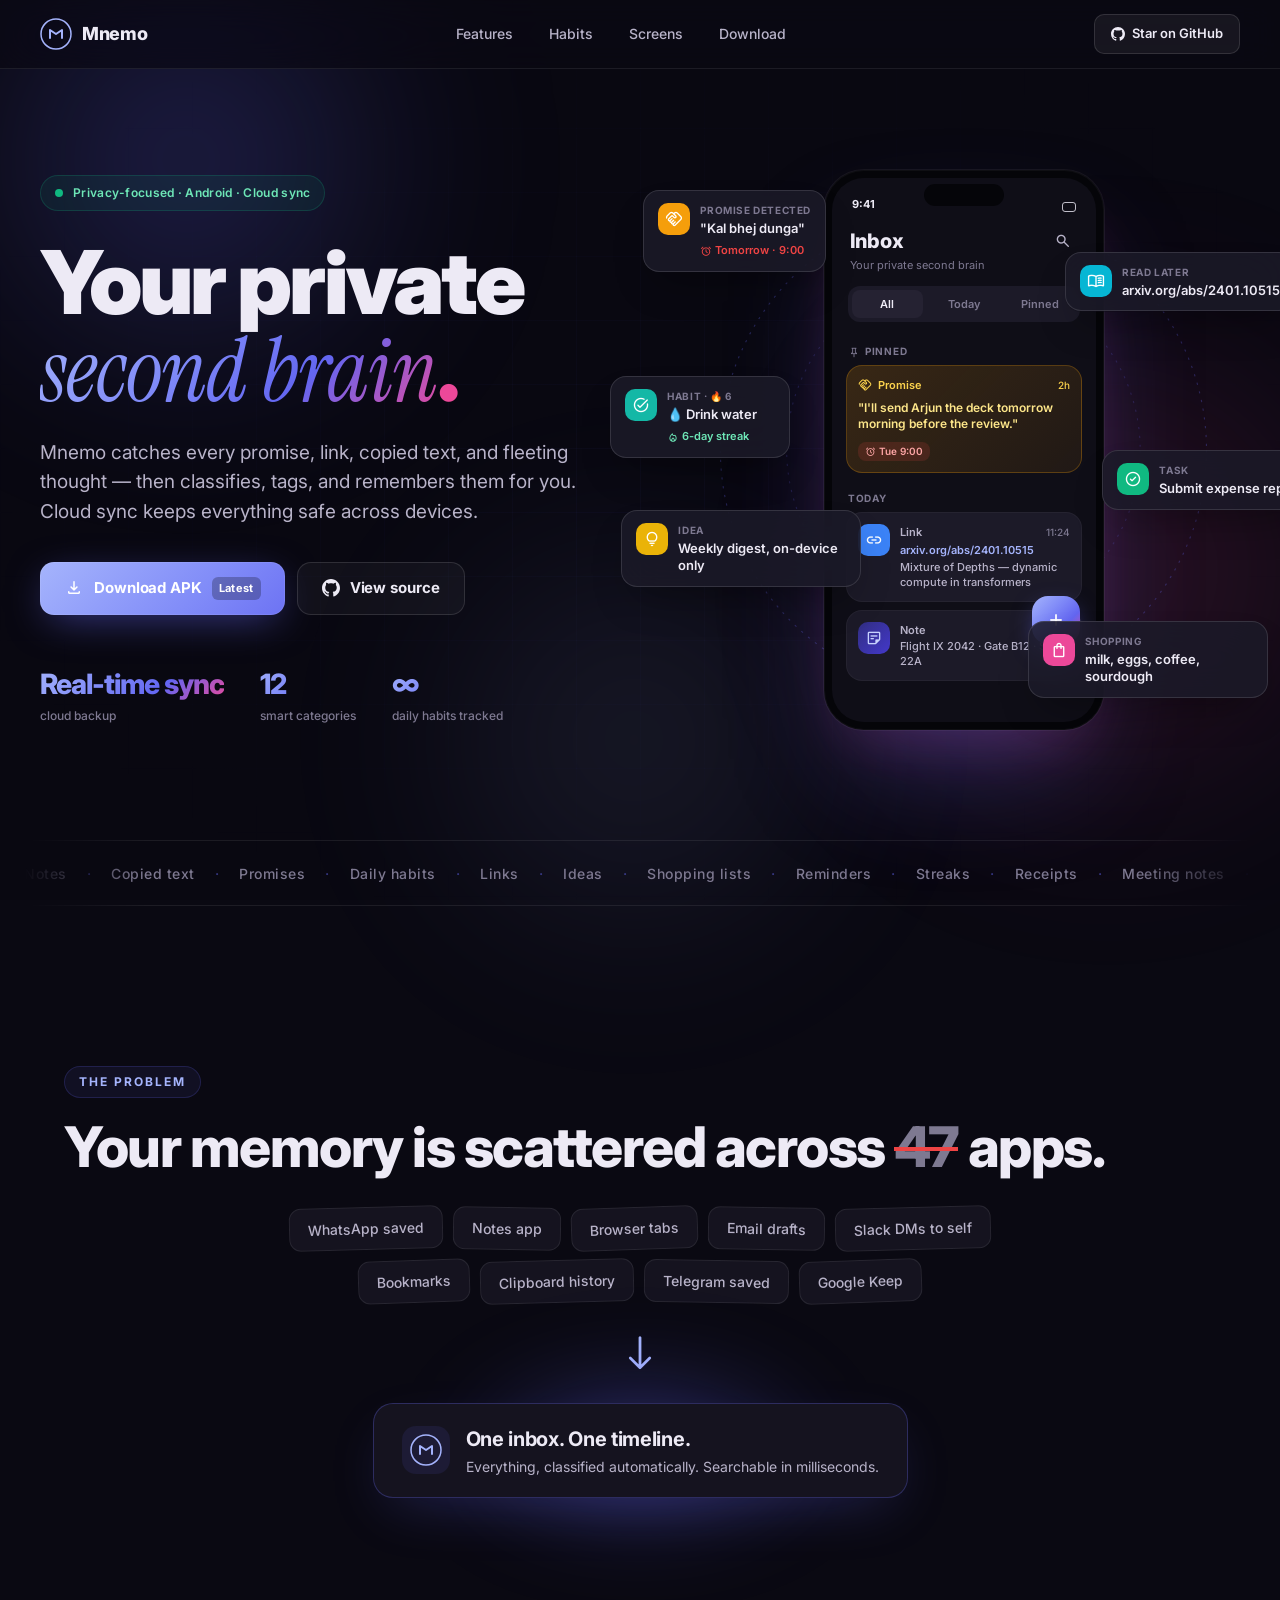
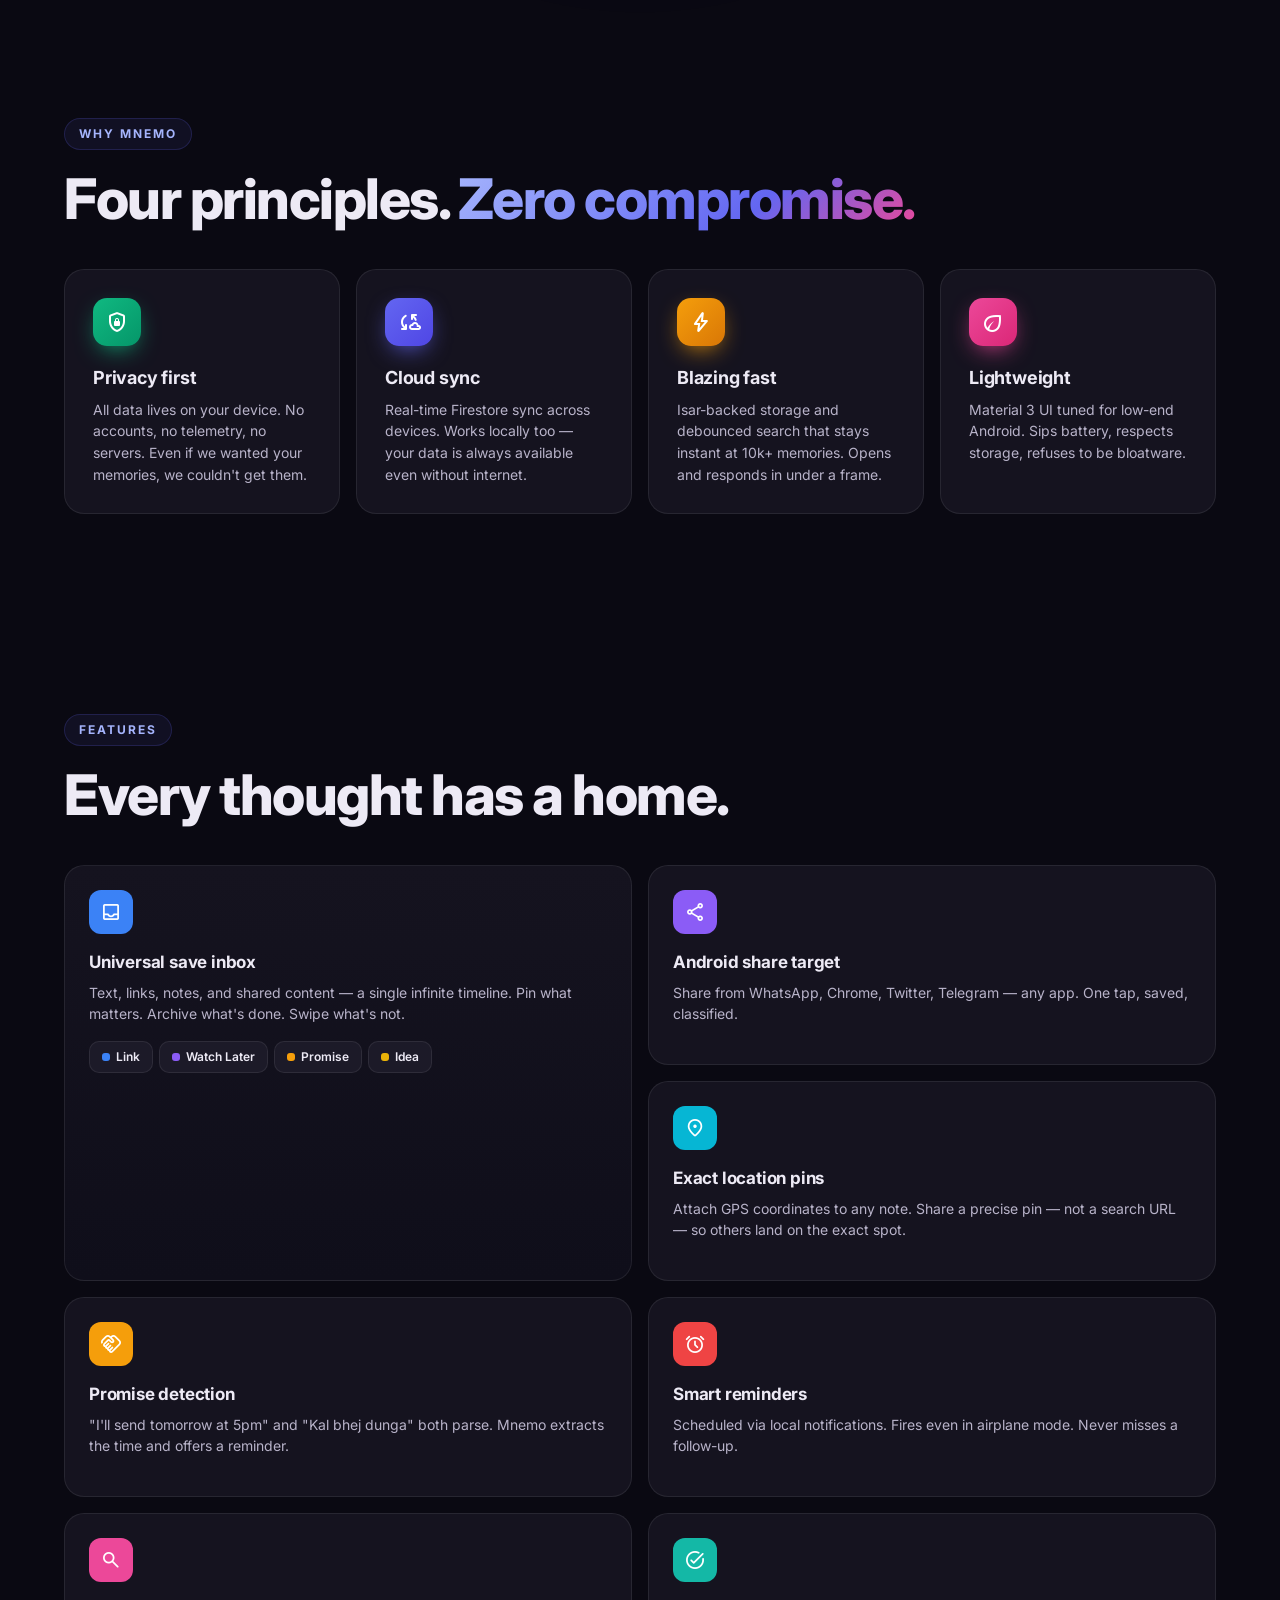
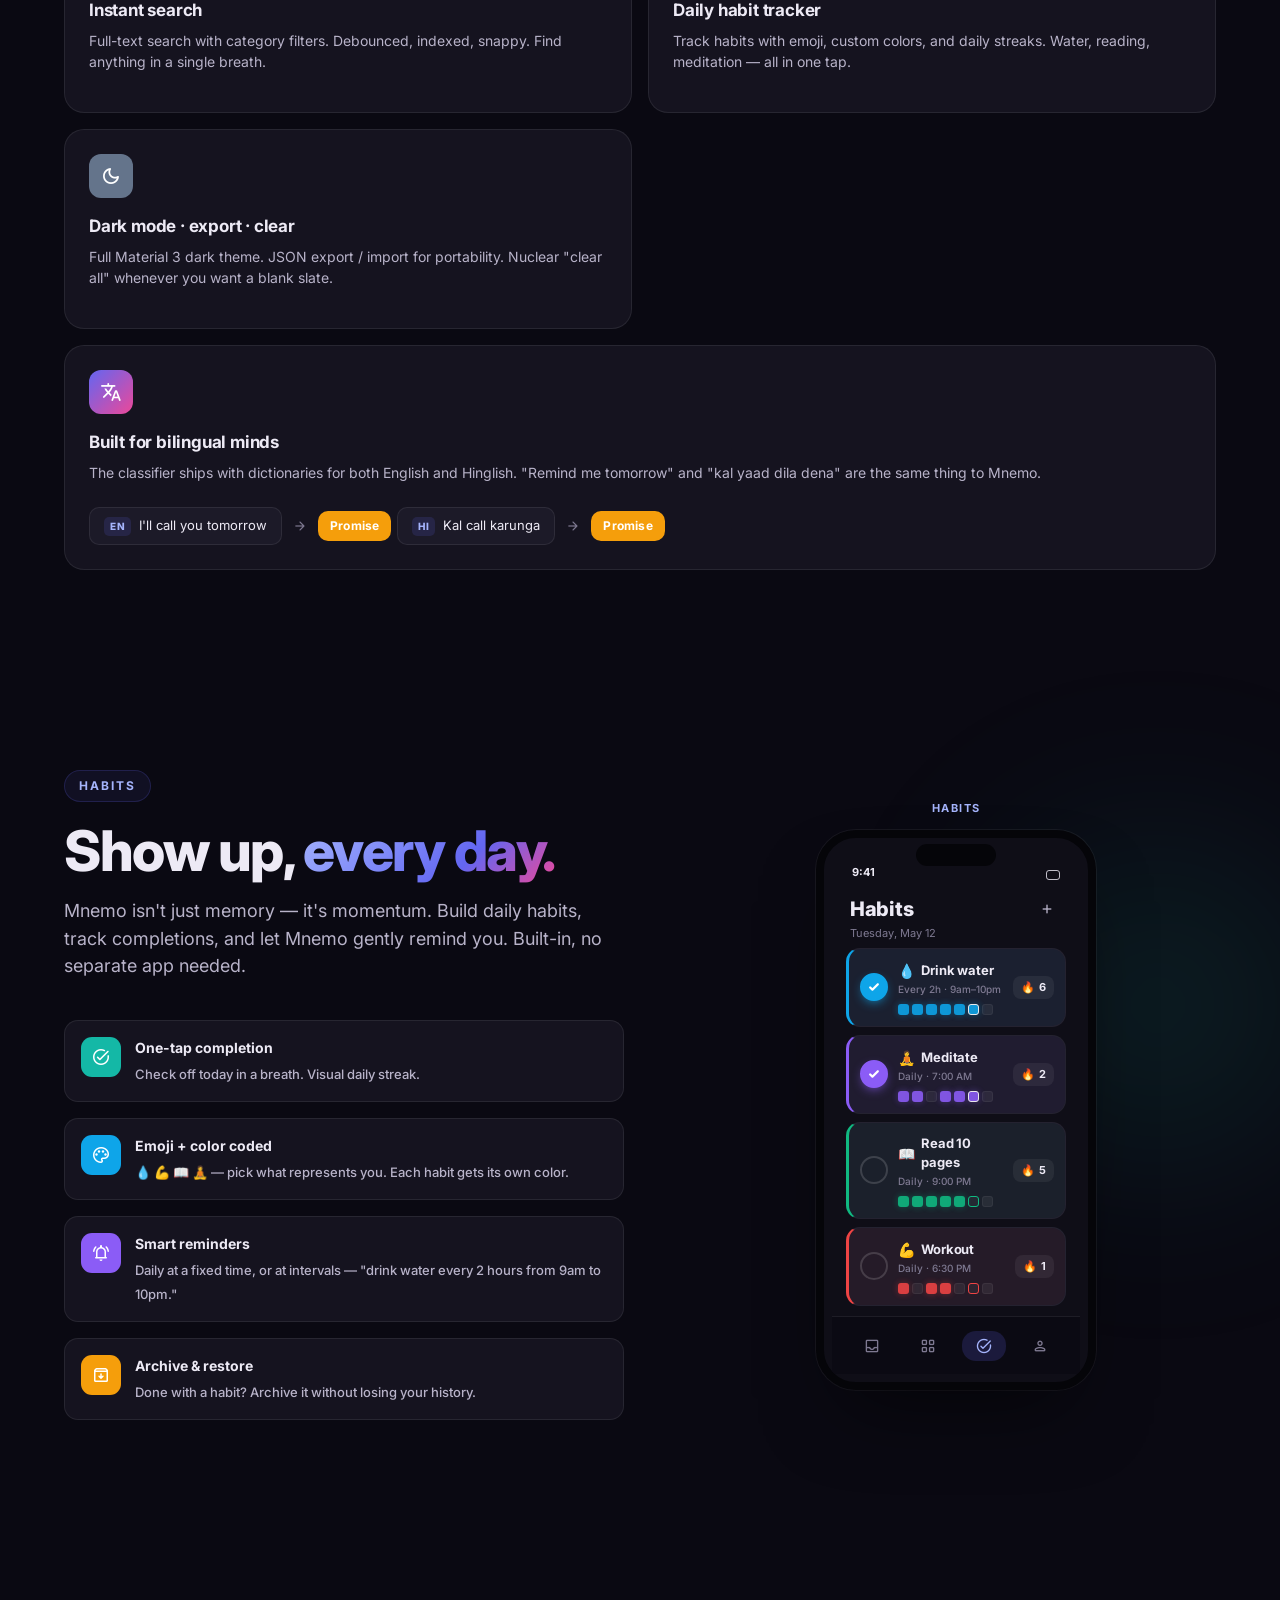
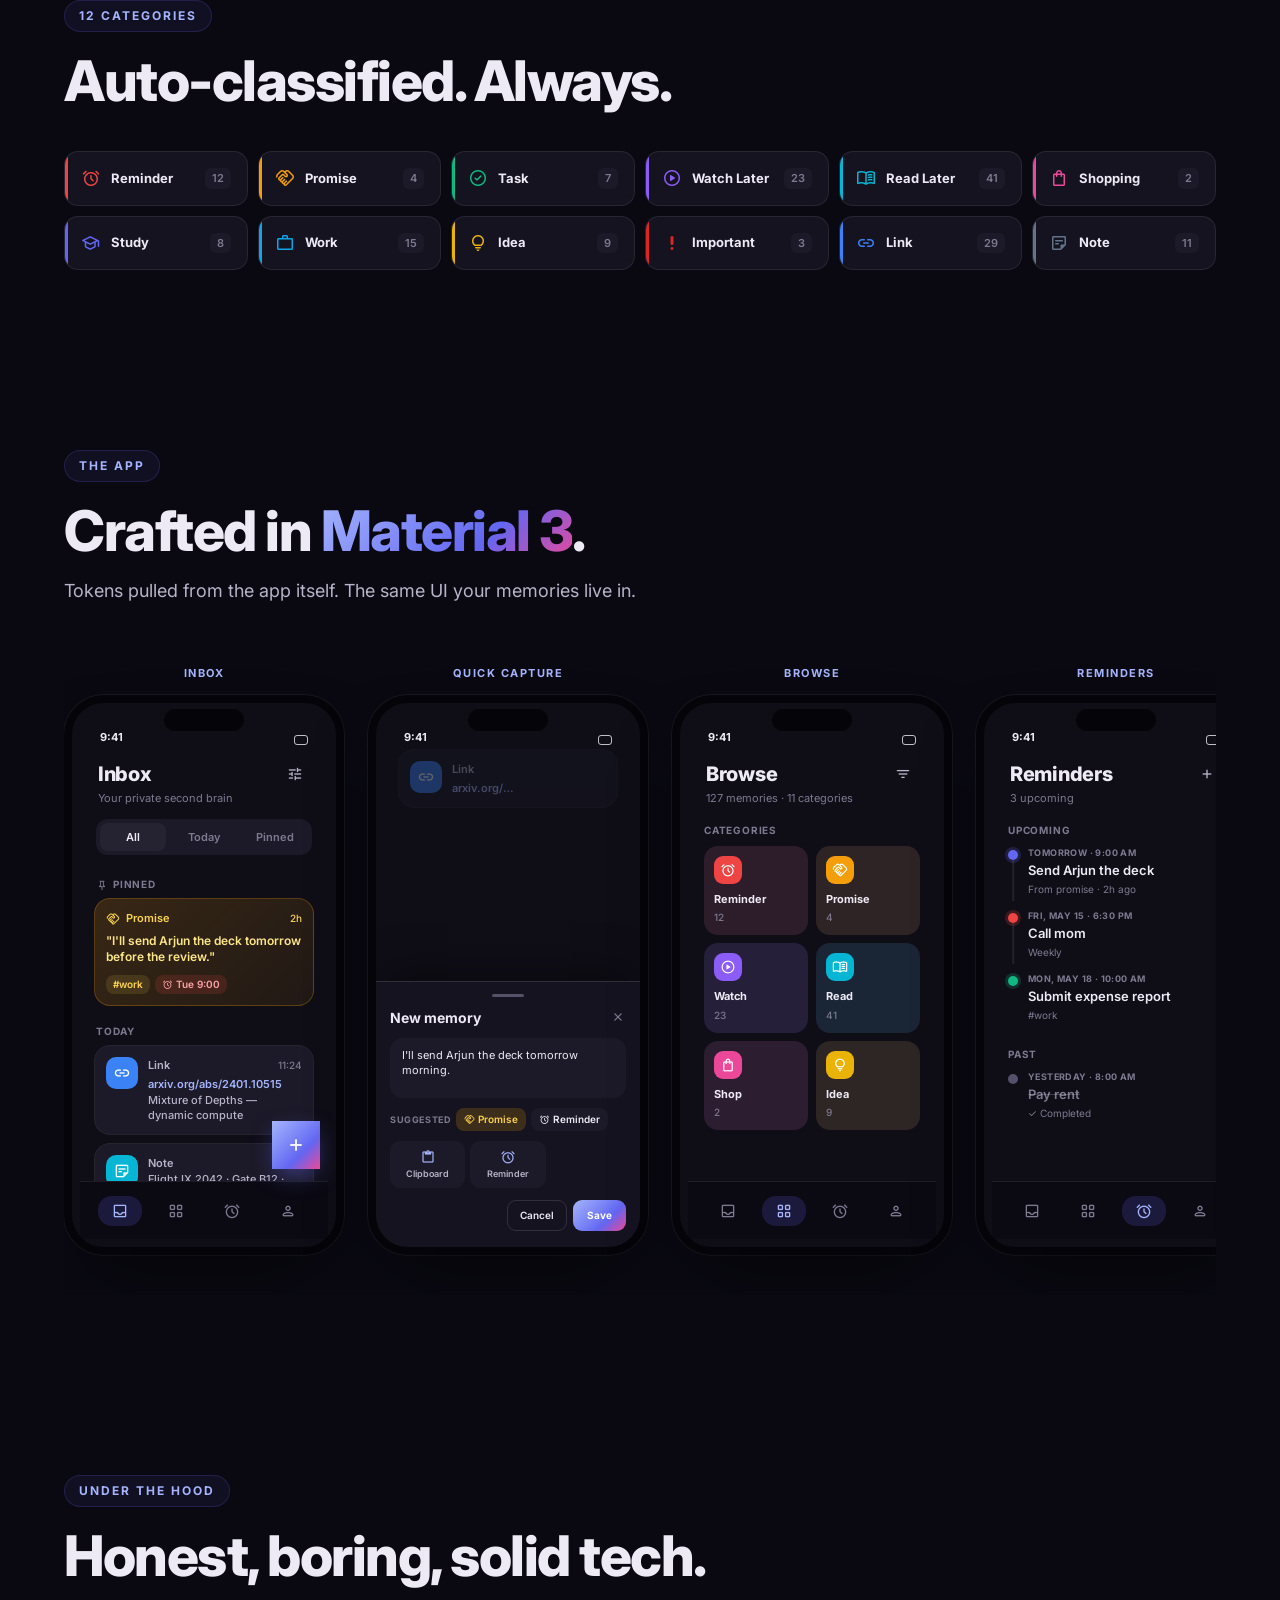
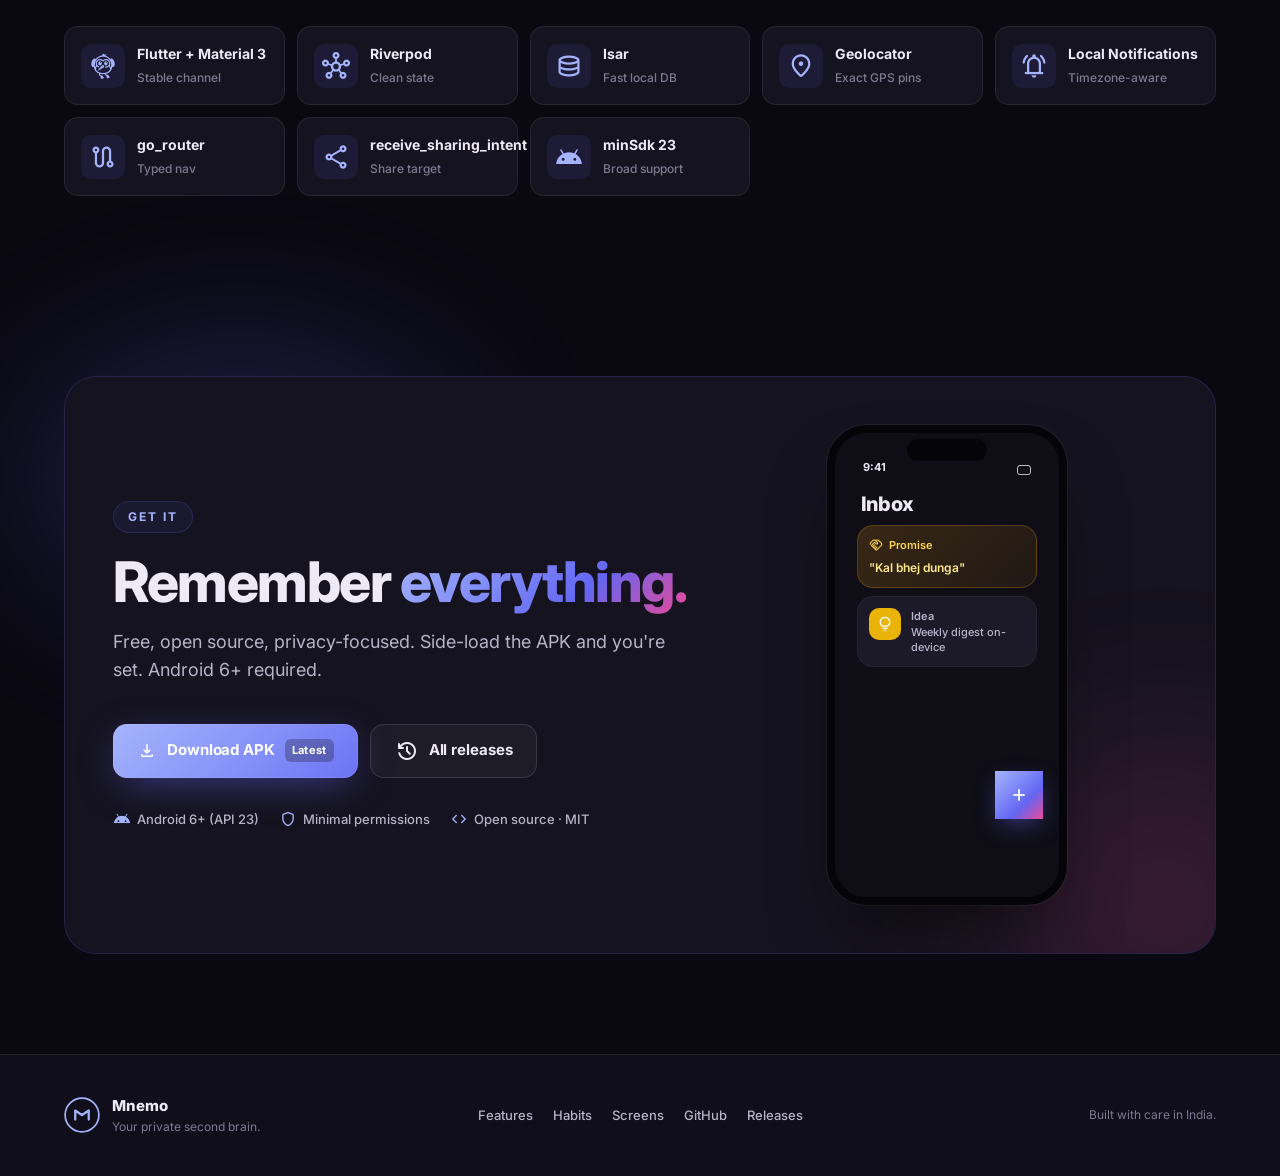
<file: docs/index.html>
<!DOCTYPE html>
<html lang="en">
<head>
<meta charset="utf-8"/>
<meta name="viewport" content="width=device-width,initial-scale=1"/>
<title>Mnemo — Your private second brain</title>
<meta name="description" content="A universal memory inbox. Saves everything. Cloud sync available. Privacy-focused."/>
<link rel="preconnect" href="https://fonts.googleapis.com"/>
<link rel="preconnect" href="https://fonts.gstatic.com" crossorigin/>
<link href="https://fonts.googleapis.com/css2?family=Inter:wght@400;500;600;700;800;900&family=Instrument+Serif:ital@0;1&display=swap" rel="stylesheet"/>
<link href="https://fonts.googleapis.com/icon?family=Material+Symbols+Rounded:opsz,wght,FILL,GRAD@24,500,1,0" rel="stylesheet"/>
<link rel="stylesheet" href="styles.css"/>
</head>
<body>

<!-- Animated background grid -->
<div class="bg-grid"></div>
<div class="bg-noise"></div>
<div class="bg-orb orb-1"></div>
<div class="bg-orb orb-2"></div>
<div class="bg-orb orb-3"></div>

<!-- ========== NAV ========== -->
<nav>
  <div class="nav-inner">
    <a href="#" class="brand">
      <span class="brand-mark">
        <svg viewBox="0 0 32 32" fill="none"><circle cx="16" cy="16" r="15" stroke="url(#g1)" stroke-width="1.5"/><path d="M10 20V12L16 16L22 12V20" stroke="url(#g1)" stroke-width="2" stroke-linecap="round" stroke-linejoin="round"/><defs><linearGradient id="g1" x1="0" y1="0" x2="32" y2="32"><stop stop-color="#A5B4FC"/><stop offset="1" stop-color="#6366F1"/></linearGradient></defs></svg>
      </span>
      <span class="brand-text">Mnemo</span>
    </a>
    <div class="nav-links">
      <a href="#features">Features</a>
      <a href="#habits">Habits</a>
      <a href="#screens">Screens</a>
      <a href="#download">Download</a>
    </div>
    <a href="https://github.com/prakash66958-netizen/mnemo" target="_blank" rel="noopener" class="nav-cta">
      <svg viewBox="0 0 24 24" width="14" height="14" fill="currentColor"><path d="M12 0c-6.626 0-12 5.373-12 12 0 5.302 3.438 9.8 8.207 11.387.599.111.793-.261.793-.577v-2.234c-3.338.726-4.033-1.416-4.033-1.416-.546-1.387-1.333-1.756-1.333-1.756-1.089-.745.083-.729.083-.729 1.205.084 1.839 1.237 1.839 1.237 1.07 1.834 2.807 1.304 3.492.997.107-.775.418-1.305.762-1.604-2.665-.305-5.467-1.334-5.467-5.931 0-1.311.469-2.381 1.236-3.221-.124-.303-.535-1.524.117-3.176 0 0 1.008-.322 3.301 1.23.957-.266 1.983-.399 3.003-.404 1.02.005 2.047.138 3.006.404 2.291-1.552 3.297-1.23 3.297-1.23.653 1.653.242 2.874.118 3.176.77.84 1.235 1.911 1.235 3.221 0 4.609-2.807 5.624-5.479 5.921.43.372.823 1.102.823 2.222v3.293c0 .319.192.694.801.576 4.765-1.589 8.199-6.086 8.199-11.386 0-6.627-5.373-12-12-12z"/></svg>
      Star on GitHub
    </a>
  </div>
</nav>

<!-- ========== HERO ========== -->
<section class="hero">
  <div class="hero-inner">
    <div class="hero-left">
      <div class="eyebrow">
        <span class="dot-pulse"></span>
        <span>Privacy-focused · Android · Cloud sync</span>
      </div>
      <h1 class="hero-title">
        Your private<br/>
        <span class="serif">second brain</span><span class="accent-dot">.</span>
      </h1>
      <p class="hero-sub">
        Mnemo catches every promise, link, copied text, and fleeting thought — then classifies, tags, and remembers them for you. Cloud sync keeps everything safe across devices.
      </p>
      <div class="hero-ctas">
        <a href="#download" class="btn btn-primary">
          <span class="material-symbols-rounded">download</span>
          Download APK
          <span class="btn-ver">Latest</span>
        </a>
        <a href="https://github.com/prakash66958-netizen/mnemo" target="_blank" rel="noopener" class="btn btn-ghost">
          <svg viewBox="0 0 24 24" width="18" height="18" fill="currentColor"><path d="M12 0c-6.626 0-12 5.373-12 12 0 5.302 3.438 9.8 8.207 11.387.599.111.793-.261.793-.577v-2.234c-3.338.726-4.033-1.416-4.033-1.416-.546-1.387-1.333-1.756-1.333-1.756-1.089-.745.083-.729.083-.729 1.205.084 1.839 1.237 1.839 1.237 1.07 1.834 2.807 1.304 3.492.997.107-.775.418-1.305.762-1.604-2.665-.305-5.467-1.334-5.467-5.931 0-1.311.469-2.381 1.236-3.221-.124-.303-.535-1.524.117-3.176 0 0 1.008-.322 3.301 1.23.957-.266 1.983-.399 3.003-.404 1.02.005 2.047.138 3.006.404 2.291-1.552 3.297-1.23 3.297-1.23.653 1.653.242 2.874.118 3.176.77.84 1.235 1.911 1.235 3.221 0 4.609-2.807 5.624-5.479 5.921.43.372.823 1.102.823 2.222v3.293c0 .319.192.694.801.576 4.765-1.589 8.199-6.086 8.199-11.386 0-6.627-5.373-12-12-12z"/></svg>
          View source
        </a>
      </div>
      <div class="hero-facts">
        <div class="fact"><span class="fact-num">Real-time sync</span><span class="fact-lbl">cloud backup</span></div>
        <div class="fact"><span class="fact-num">12</span><span class="fact-lbl">smart categories</span></div>
        <div class="fact"><span class="fact-num">∞</span><span class="fact-lbl">daily habits tracked</span></div>
      </div>
    </div>

    <!-- Floating cards stage -->
    <div class="hero-right">
      <div class="stage">
        <!-- Center phone -->
        <div class="phone-hero">
          <div class="phone-hero-screen">
            <div class="mini-status"><span>9:41</span><span class="pill-mini"></span></div>
            <div class="mini-appbar">
              <div>
                <div class="mini-title">Inbox</div>
                <div class="mini-sub">Your private second brain</div>
              </div>
              <div class="mini-icon"><span class="material-symbols-rounded">search</span></div>
            </div>
            <div class="mini-body">
              <div class="mini-chip-row">
                <span class="mini-chip active">All</span>
                <span class="mini-chip">Today</span>
                <span class="mini-chip">Pinned</span>
              </div>
              <div class="mini-section"><span class="material-symbols-rounded">push_pin</span>Pinned</div>
              <div class="mini-card pinned">
                <div class="mini-card-head">
                  <span class="material-symbols-rounded">handshake</span>
                  <span>Promise</span>
                  <span class="mini-time">2h</span>
                </div>
                <div class="mini-card-text">"I'll send Arjun the deck tomorrow morning before the review."</div>
                <div class="mini-card-row">
                  <span class="mini-tag-bell"><span class="material-symbols-rounded">alarm</span>Tue 9:00</span>
                </div>
              </div>
              <div class="mini-section">Today</div>
              <div class="mini-card">
                <div class="mini-badge" style="background:#3B82F6"><span class="material-symbols-rounded">link</span></div>
                <div class="mini-card-col">
                  <div class="mini-card-head"><span>Link</span><span class="mini-time">11:24</span></div>
                  <div class="mini-url">arxiv.org/abs/2401.10515</div>
                  <div class="mini-card-text small">Mixture of Depths — dynamic compute in transformers</div>
                </div>
              </div>
              <div class="mini-card">
                <div class="mini-thumb"><span class="material-symbols-rounded">sticky_note_2</span></div>
                <div class="mini-card-col">
                  <div class="mini-card-head"><span>Note</span><span class="mini-time">10:02</span></div>
                  <div class="mini-card-text small">Flight IX 2042 · Gate B12 · Seat 22A</div>
                </div>
              </div>
            </div>
            <div class="mini-fab"><span class="material-symbols-rounded">add</span></div>
          </div>
        </div>

        <!-- Floating cards around phone -->
        <div class="float float-1">
          <div class="f-badge" style="background:#F59E0B"><span class="material-symbols-rounded">handshake</span></div>
          <div>
            <div class="f-label">Promise detected</div>
            <div class="f-text">"Kal bhej dunga"</div>
            <div class="f-meta"><span class="material-symbols-rounded">alarm</span>Tomorrow · 9:00</div>
          </div>
        </div>
        <div class="float float-2">
          <div class="f-badge" style="background:#06B6D4"><span class="material-symbols-rounded">menu_book</span></div>
          <div>
            <div class="f-label">Read Later</div>
            <div class="f-text">arxiv.org/abs/2401.10515</div>
          </div>
        </div>
        <div class="float float-3">
          <div class="f-badge" style="background:#EAB308"><span class="material-symbols-rounded">lightbulb</span></div>
          <div>
            <div class="f-label">Idea</div>
            <div class="f-text">Weekly digest, on-device only</div>
          </div>
        </div>
        <div class="float float-4">
          <div class="f-badge" style="background:#EC4899"><span class="material-symbols-rounded">shopping_bag</span></div>
          <div>
            <div class="f-label">Shopping</div>
            <div class="f-text">milk, eggs, coffee, sourdough</div>
          </div>
        </div>
        <div class="float float-5">
          <div class="f-badge" style="background:#10B981"><span class="material-symbols-rounded">check_circle</span></div>
          <div>
            <div class="f-label">Task</div>
            <div class="f-text">Submit expense report</div>
          </div>
        </div>
        <div class="float float-6">
          <div class="f-badge" style="background:#14B8A6"><span class="material-symbols-rounded">task_alt</span></div>
          <div>
            <div class="f-label">Habit · 🔥 6</div>
            <div class="f-text">💧 Drink water</div>
            <div class="f-meta" style="color:#6EE7B7"><span class="material-symbols-rounded">local_fire_department</span>6-day streak</div>
          </div>
        </div>

        <!-- Decorative lines -->
        <svg class="stage-lines" viewBox="0 0 600 600" fill="none" aria-hidden="true">
          <circle cx="300" cy="300" r="220" stroke="url(#sg)" stroke-width="1" stroke-dasharray="2 6" opacity="0.3"/>
          <circle cx="300" cy="300" r="160" stroke="url(#sg)" stroke-width="1" stroke-dasharray="2 6" opacity="0.2"/>
          <defs><linearGradient id="sg" x1="0" y1="0" x2="600" y2="600"><stop stop-color="#6366F1"/><stop offset="1" stop-color="#EC4899"/></linearGradient></defs>
        </svg>
      </div>
    </div>
  </div>

  <!-- Ticker -->
  <div class="ticker">
    <div class="ticker-track">
      <span>Notes</span><span class="sep">·</span>
      <span>Copied text</span><span class="sep">·</span>
      <span>Promises</span><span class="sep">·</span>
      <span>Daily habits</span><span class="sep">·</span>
      <span>Links</span><span class="sep">·</span>
      <span>Ideas</span><span class="sep">·</span>
      <span>Shopping lists</span><span class="sep">·</span>
      <span>Reminders</span><span class="sep">·</span>
      <span>Streaks</span><span class="sep">·</span>
      <span>Receipts</span><span class="sep">·</span>
      <span>Meeting notes</span><span class="sep">·</span>
      <span>Boarding passes</span><span class="sep">·</span>
      <span>Notes</span><span class="sep">·</span>
      <span>Copied text</span><span class="sep">·</span>
      <span>Promises</span><span class="sep">·</span>
      <span>Daily habits</span><span class="sep">·</span>
      <span>Links</span><span class="sep">·</span>
      <span>Ideas</span><span class="sep">·</span>
      <span>Shopping lists</span><span class="sep">·</span>
      <span>Reminders</span><span class="sep">·</span>
      <span>Streaks</span><span class="sep">·</span>
      <span>Receipts</span><span class="sep">·</span>
      <span>Meeting notes</span><span class="sep">·</span>
      <span>Boarding passes</span><span class="sep">·</span>
    </div>
  </div>
</section>

<!-- ========== PROBLEM ========== -->
<section class="problem">
  <div class="wrap">
    <div class="kicker">The problem</div>
    <h2 class="section-title">Your memory is scattered across <span class="line-through">47</span> apps.</h2>
    <div class="scatter">
      <div class="scatter-item">WhatsApp saved</div>
      <div class="scatter-item">Notes app</div>
      <div class="scatter-item">Browser tabs</div>
      <div class="scatter-item">Email drafts</div>
      <div class="scatter-item">Slack DMs to self</div>
      <div class="scatter-item">Bookmarks</div>
      <div class="scatter-item">Clipboard history</div>
      <div class="scatter-item">Telegram saved</div>
      <div class="scatter-item">Google Keep</div>
    </div>
    <div class="arrow-down">
      <span class="material-symbols-rounded">south</span>
    </div>
    <div class="unified">
      <div class="unified-glow"></div>
      <div class="unified-card">
        <div class="unified-logo">
          <svg viewBox="0 0 32 32" fill="none"><circle cx="16" cy="16" r="15" stroke="url(#g2)" stroke-width="1.5"/><path d="M10 20V12L16 16L22 12V20" stroke="url(#g2)" stroke-width="2" stroke-linecap="round" stroke-linejoin="round"/><defs><linearGradient id="g2" x1="0" y1="0" x2="32" y2="32"><stop stop-color="#A5B4FC"/><stop offset="1" stop-color="#6366F1"/></linearGradient></defs></svg>
        </div>
        <div>
          <div class="unified-title">One inbox. One timeline.</div>
          <div class="unified-sub">Everything, classified automatically. Searchable in milliseconds.</div>
        </div>
      </div>
    </div>
  </div>
</section>

<!-- ========== PILLARS ========== -->
<section class="pillars">
  <div class="wrap">
    <div class="kicker">Why Mnemo</div>
    <h2 class="section-title">Four principles. <span class="grad">Zero compromise.</span></h2>
    <div class="pillars-grid">
      <div class="pillar" style="--c1:#10B981;--c2:#059669">
        <div class="p-ic"><span class="material-symbols-rounded">shield_lock</span></div>
        <h3>Privacy first</h3>
        <p>All data lives on your device. No accounts, no telemetry, no servers. Even if we wanted your memories, we couldn't get them.</p>
      </div>
      <div class="pillar" style="--c1:#6366F1;--c2:#4F46E5">
        <div class="p-ic"><span class="material-symbols-rounded">cloud_sync</span></div>
        <h3>Cloud sync</h3>
        <p>Real-time Firestore sync across devices. Works locally too — your data is always available even without internet.</p>
      </div>
      <div class="pillar" style="--c1:#F59E0B;--c2:#D97706">
        <div class="p-ic"><span class="material-symbols-rounded">bolt</span></div>
        <h3>Blazing fast</h3>
        <p>Isar-backed storage and debounced search that stays instant at 10k+ memories. Opens and responds in under a frame.</p>
      </div>
      <div class="pillar" style="--c1:#EC4899;--c2:#DB2777">
        <div class="p-ic"><span class="material-symbols-rounded">eco</span></div>
        <h3>Lightweight</h3>
        <p>Material 3 UI tuned for low-end Android. Sips battery, respects storage, refuses to be bloatware.</p>
      </div>
    </div>
  </div>
</section>

<!-- ========== FEATURES ========== -->
<section class="features" id="features">
  <div class="wrap">
    <div class="kicker">Features</div>
    <h2 class="section-title">Every thought has a home.</h2>
    <div class="features-grid">
      <div class="feat big">
        <div class="feat-ic" style="background:#3B82F6"><span class="material-symbols-rounded">inbox</span></div>
        <h4>Universal save inbox</h4>
        <p>Text, links, notes, and shared content — a single infinite timeline. Pin what matters. Archive what's done. Swipe what's not.</p>
        <div class="feat-demo">
          <div class="demo-pill"><span class="dot" style="background:#3B82F6"></span>Link</div>
          <div class="demo-pill"><span class="dot" style="background:#8B5CF6"></span>Watch Later</div>
          <div class="demo-pill"><span class="dot" style="background:#F59E0B"></span>Promise</div>
          <div class="demo-pill"><span class="dot" style="background:#EAB308"></span>Idea</div>
        </div>
      </div>
      <div class="feat">
        <div class="feat-ic" style="background:#8B5CF6"><span class="material-symbols-rounded">share</span></div>
        <h4>Android share target</h4>
        <p>Share from WhatsApp, Chrome, Twitter, Telegram — any app. One tap, saved, classified.</p>
      </div>
      <div class="feat">
        <div class="feat-ic" style="background:#06B6D4"><span class="material-symbols-rounded">location_on</span></div>
        <h4>Exact location pins</h4>
        <p>Attach GPS coordinates to any note. Share a precise pin — not a search URL — so others land on the exact spot.</p>
      </div>
      <div class="feat">
        <div class="feat-ic" style="background:#F59E0B"><span class="material-symbols-rounded">handshake</span></div>
        <h4>Promise detection</h4>
        <p>"I'll send tomorrow at 5pm" and "Kal bhej dunga" both parse. Mnemo extracts the time and offers a reminder.</p>
      </div>
      <div class="feat">
        <div class="feat-ic" style="background:#EF4444"><span class="material-symbols-rounded">alarm</span></div>
        <h4>Smart reminders</h4>
        <p>Scheduled via local notifications. Fires even in airplane mode. Never misses a follow-up.</p>
      </div>
      <div class="feat">
        <div class="feat-ic" style="background:#EC4899"><span class="material-symbols-rounded">search</span></div>
        <h4>Instant search</h4>
        <p>Full-text search with category filters. Debounced, indexed, snappy. Find anything in a single breath.</p>
      </div>
      <div class="feat">
        <div class="feat-ic" style="background:#14B8A6"><span class="material-symbols-rounded">task_alt</span></div>
        <h4>Daily habit tracker</h4>
        <p>Track habits with emoji, custom colors, and daily streaks. Water, reading, meditation — all in one tap.</p>
      </div>
      <div class="feat">
        <div class="feat-ic" style="background:#64748B"><span class="material-symbols-rounded">dark_mode</span></div>
        <h4>Dark mode · export · clear</h4>
        <p>Full Material 3 dark theme. JSON export / import for portability. Nuclear "clear all" whenever you want a blank slate.</p>
      </div>
      <div class="feat wide">
        <div class="feat-ic" style="background:linear-gradient(135deg,#6366F1,#EC4899)"><span class="material-symbols-rounded">translate</span></div>
        <h4>Built for bilingual minds</h4>
        <p>The classifier ships with dictionaries for both English and Hinglish. "Remind me tomorrow" and "kal yaad dila dena" are the same thing to Mnemo.</p>
        <div class="feat-demo">
          <div class="lang-pair">
            <div class="lang"><span class="flag">EN</span>I'll call you tomorrow</div>
            <span class="material-symbols-rounded arr">arrow_forward</span>
            <div class="lang-result" style="background:#F59E0B">Promise</div>
          </div>
          <div class="lang-pair">
            <div class="lang"><span class="flag">HI</span>Kal call karunga</div>
            <span class="material-symbols-rounded arr">arrow_forward</span>
            <div class="lang-result" style="background:#F59E0B">Promise</div>
          </div>
        </div>
      </div>
    </div>
  </div>
</section>

<!-- ========== HABITS ========== -->
<section class="habits" id="habits">
  <div class="wrap">
    <div class="habits-grid">
      <div class="habits-copy">
        <div class="kicker">Habits</div>
        <h2 class="section-title">Show up, <span class="grad">every day.</span></h2>
        <p class="section-sub">Mnemo isn't just memory — it's momentum. Build daily habits, track completions, and let Mnemo gently remind you. Built-in, no separate app needed.</p>

        <div class="habit-feats">
          <div class="hf">
            <div class="hf-ic" style="background:#14B8A6"><span class="material-symbols-rounded">task_alt</span></div>
            <div>
              <b>One-tap completion</b>
              <em>Check off today in a breath. Visual daily streak.</em>
            </div>
          </div>
          <div class="hf">
            <div class="hf-ic" style="background:#0EA5E9"><span class="material-symbols-rounded">palette</span></div>
            <div>
              <b>Emoji + color coded</b>
              <em>💧 💪 📖 🧘 — pick what represents you. Each habit gets its own color.</em>
            </div>
          </div>
          <div class="hf">
            <div class="hf-ic" style="background:#8B5CF6"><span class="material-symbols-rounded">notifications_active</span></div>
            <div>
              <b>Smart reminders</b>
              <em>Daily at a fixed time, or at intervals — "drink water every 2 hours from 9am to 10pm."</em>
            </div>
          </div>
          <div class="hf">
            <div class="hf-ic" style="background:#F59E0B"><span class="material-symbols-rounded">archive</span></div>
            <div>
              <b>Archive &amp; restore</b>
              <em>Done with a habit? Archive it without losing your history.</em>
            </div>
          </div>
        </div>
      </div>

      <div class="habits-phone">
        <div class="phone">
          <div class="phone-label">Habits</div>
          <div class="phone-screen">
            <div class="mini-status"><span>9:41</span><span class="pill-mini"></span></div>
            <div class="mini-appbar">
              <div>
                <div class="mini-title">Habits</div>
                <div class="mini-sub">Tuesday, May 12</div>
              </div>
              <div class="mini-icon"><span class="material-symbols-rounded">add</span></div>
            </div>
            <div class="mini-body scroll">
              <div class="habit-card" style="--c:#0EA5E9">
                <div class="habit-check checked">
                  <span class="material-symbols-rounded">check</span>
                </div>
                <div class="habit-body">
                  <div class="habit-name"><span class="habit-emoji">💧</span>Drink water</div>
                  <div class="habit-meta">Every 2h · 9am–10pm</div>
                  <div class="streak">
                    <span class="streak-day done"></span>
                    <span class="streak-day done"></span>
                    <span class="streak-day done"></span>
                    <span class="streak-day done"></span>
                    <span class="streak-day done"></span>
                    <span class="streak-day done today"></span>
                    <span class="streak-day"></span>
                  </div>
                </div>
                <div class="habit-streak-num">🔥 6</div>
              </div>

              <div class="habit-card" style="--c:#8B5CF6">
                <div class="habit-check checked">
                  <span class="material-symbols-rounded">check</span>
                </div>
                <div class="habit-body">
                  <div class="habit-name"><span class="habit-emoji">🧘</span>Meditate</div>
                  <div class="habit-meta">Daily · 7:00 AM</div>
                  <div class="streak">
                    <span class="streak-day done"></span>
                    <span class="streak-day done"></span>
                    <span class="streak-day"></span>
                    <span class="streak-day done"></span>
                    <span class="streak-day done"></span>
                    <span class="streak-day done today"></span>
                    <span class="streak-day"></span>
                  </div>
                </div>
                <div class="habit-streak-num">🔥 2</div>
              </div>

              <div class="habit-card" style="--c:#10B981">
                <div class="habit-check">
                  <span class="material-symbols-rounded">check</span>
                </div>
                <div class="habit-body">
                  <div class="habit-name"><span class="habit-emoji">📖</span>Read 10 pages</div>
                  <div class="habit-meta">Daily · 9:00 PM</div>
                  <div class="streak">
                    <span class="streak-day done"></span>
                    <span class="streak-day done"></span>
                    <span class="streak-day done"></span>
                    <span class="streak-day done"></span>
                    <span class="streak-day done"></span>
                    <span class="streak-day today"></span>
                    <span class="streak-day"></span>
                  </div>
                </div>
                <div class="habit-streak-num">🔥 5</div>
              </div>

              <div class="habit-card" style="--c:#EF4444">
                <div class="habit-check">
                  <span class="material-symbols-rounded">check</span>
                </div>
                <div class="habit-body">
                  <div class="habit-name"><span class="habit-emoji">💪</span>Workout</div>
                  <div class="habit-meta">Daily · 6:30 PM</div>
                  <div class="streak">
                    <span class="streak-day done"></span>
                    <span class="streak-day"></span>
                    <span class="streak-day done"></span>
                    <span class="streak-day done"></span>
                    <span class="streak-day"></span>
                    <span class="streak-day today"></span>
                    <span class="streak-day"></span>
                  </div>
                </div>
                <div class="habit-streak-num">🔥 1</div>
              </div>
            </div>
            <div class="mini-nav">
              <div class="mini-tab"><span class="material-symbols-rounded">inbox</span></div>
              <div class="mini-tab"><span class="material-symbols-rounded">grid_view</span></div>
              <div class="mini-tab active"><span class="material-symbols-rounded">task_alt</span></div>
              <div class="mini-tab"><span class="material-symbols-rounded">person</span></div>
            </div>
          </div>
        </div>
      </div>
    </div>
  </div>
</section>

<!-- ========== CATEGORIES ========== -->
<section class="cats">
  <div class="wrap">
    <div class="kicker">12 categories</div>
    <h2 class="section-title">Auto-classified. Always.</h2>
    <div class="cats-grid">
      <div class="cat" style="--c:#EF4444"><span class="material-symbols-rounded">alarm</span><b>Reminder</b><em>12</em></div>
      <div class="cat" style="--c:#F59E0B"><span class="material-symbols-rounded">handshake</span><b>Promise</b><em>4</em></div>
      <div class="cat" style="--c:#10B981"><span class="material-symbols-rounded">check_circle</span><b>Task</b><em>7</em></div>
      <div class="cat" style="--c:#8B5CF6"><span class="material-symbols-rounded">play_circle</span><b>Watch Later</b><em>23</em></div>
      <div class="cat" style="--c:#06B6D4"><span class="material-symbols-rounded">menu_book</span><b>Read Later</b><em>41</em></div>
      <div class="cat" style="--c:#EC4899"><span class="material-symbols-rounded">shopping_bag</span><b>Shopping</b><em>2</em></div>
      <div class="cat" style="--c:#6366F1"><span class="material-symbols-rounded">school</span><b>Study</b><em>8</em></div>
      <div class="cat" style="--c:#0EA5E9"><span class="material-symbols-rounded">work</span><b>Work</b><em>15</em></div>
      <div class="cat" style="--c:#EAB308"><span class="material-symbols-rounded">lightbulb</span><b>Idea</b><em>9</em></div>
      <div class="cat" style="--c:#DC2626"><span class="material-symbols-rounded">priority_high</span><b>Important</b><em>3</em></div>
      <div class="cat" style="--c:#3B82F6"><span class="material-symbols-rounded">link</span><b>Link</b><em>29</em></div>
      <div class="cat" style="--c:#64748B"><span class="material-symbols-rounded">sticky_note_2</span><b>Note</b><em>11</em></div>
    </div>
  </div>
</section>

<!-- ========== SCREENS ========== -->
<section class="screens" id="screens">
  <div class="wrap">
    <div class="kicker">The app</div>
    <h2 class="section-title">Crafted in <span class="grad">Material 3</span>.</h2>
    <p class="section-sub">Tokens pulled from the app itself. The same UI your memories live in.</p>

    <div class="phones">
      <!-- Phone 1: Inbox -->
      <div class="phone">
        <div class="phone-label">Inbox</div>
        <div class="phone-screen">
          <div class="mini-status"><span>9:41</span><span class="pill-mini"></span></div>
          <div class="mini-appbar">
            <div>
              <div class="mini-title">Inbox</div>
              <div class="mini-sub">Your private second brain</div>
            </div>
            <div class="mini-icon"><span class="material-symbols-rounded">tune</span></div>
          </div>
          <div class="mini-body scroll">
            <div class="mini-chip-row">
              <span class="mini-chip active">All</span>
              <span class="mini-chip">Today</span>
              <span class="mini-chip">Pinned</span>
            </div>
            <div class="mini-section"><span class="material-symbols-rounded">push_pin</span>Pinned</div>
            <div class="mini-card pinned">
              <div class="mini-card-head">
                <span class="material-symbols-rounded">handshake</span>
                <span>Promise</span>
                <span class="mini-time">2h</span>
              </div>
              <div class="mini-card-text">"I'll send Arjun the deck tomorrow before the review."</div>
              <div class="mini-card-row">
                <span class="mini-tag">#work</span>
                <span class="mini-tag-bell"><span class="material-symbols-rounded">alarm</span>Tue 9:00</span>
              </div>
            </div>
            <div class="mini-section">Today</div>
            <div class="mini-card">
              <div class="mini-badge" style="background:#3B82F6"><span class="material-symbols-rounded">link</span></div>
              <div class="mini-card-col">
                <div class="mini-card-head"><span>Link</span><span class="mini-time">11:24</span></div>
                <div class="mini-url">arxiv.org/abs/2401.10515</div>
                <div class="mini-card-text small">Mixture of Depths — dynamic compute</div>
              </div>
            </div>
            <div class="mini-card">
              <div class="mini-badge" style="background:#06B6D4"><span class="material-symbols-rounded">sticky_note_2</span></div>
              <div class="mini-card-col">
                <div class="mini-card-head"><span>Note</span><span class="mini-time">10:02</span></div>
                <div class="mini-card-text small">Flight IX 2042 · Gate B12 · Seat 22A</div>
              </div>
            </div>
            <div class="mini-card">
              <div class="mini-badge" style="background:#EC4899"><span class="material-symbols-rounded">shopping_bag</span></div>
              <div class="mini-card-col">
                <div class="mini-card-head"><span>Shopping</span><span class="mini-time">Yst</span></div>
                <div class="mini-card-text small">milk, eggs, olive oil, coffee</div>
              </div>
            </div>
          </div>
          <div class="mini-fab"><span class="material-symbols-rounded">add</span></div>
          <div class="mini-nav">
            <div class="mini-tab active"><span class="material-symbols-rounded">inbox</span></div>
            <div class="mini-tab"><span class="material-symbols-rounded">grid_view</span></div>
            <div class="mini-tab"><span class="material-symbols-rounded">alarm</span></div>
            <div class="mini-tab"><span class="material-symbols-rounded">person</span></div>
          </div>
        </div>
      </div>

      <!-- Phone 2: Capture -->
      <div class="phone">
        <div class="phone-label">Quick Capture</div>
        <div class="phone-screen">
          <div class="mini-status"><span>9:41</span><span class="pill-mini"></span></div>
          <div class="mini-body dim">
            <div class="mini-card"><div class="mini-badge" style="background:#3B82F6"><span class="material-symbols-rounded">link</span></div><div class="mini-card-col"><div class="mini-card-head"><span>Link</span></div><div class="mini-url">arxiv.org/…</div></div></div>
          </div>
          <div class="sheet">
            <div class="sheet-grip"></div>
            <div class="sheet-head">
              <div class="sheet-title">New memory</div>
              <span class="material-symbols-rounded">close</span>
            </div>
            <div class="sheet-box">I'll send Arjun the deck tomorrow morning.</div>
            <div class="sheet-sug">
              <span class="sug-lbl">SUGGESTED</span>
              <span class="sug-chip glow"><span class="material-symbols-rounded">handshake</span>Promise</span>
              <span class="sug-chip"><span class="material-symbols-rounded">alarm</span>Reminder</span>
            </div>
            <div class="sheet-sources">
              <div class="src"><span class="material-symbols-rounded">content_paste</span>Clipboard</div>
              <div class="src"><span class="material-symbols-rounded">alarm</span>Reminder</div>
            </div>
            <div class="sheet-cta">
              <button class="sheet-btn-g">Cancel</button>
              <button class="sheet-btn-p">Save</button>
            </div>
          </div>
        </div>
      </div>

      <!-- Phone 3: Browse -->
      <div class="phone">
        <div class="phone-label">Browse</div>
        <div class="phone-screen">
          <div class="mini-status"><span>9:41</span><span class="pill-mini"></span></div>
          <div class="mini-appbar">
            <div>
              <div class="mini-title">Browse</div>
              <div class="mini-sub">127 memories · 11 categories</div>
            </div>
            <div class="mini-icon"><span class="material-symbols-rounded">filter_list</span></div>
          </div>
          <div class="mini-body scroll">
            <div class="mini-section">Categories</div>
            <div class="mini-cat-grid">
              <div class="mini-cat" style="--c:#EF4444"><div class="mini-cat-ic"><span class="material-symbols-rounded">alarm</span></div><b>Reminder</b><em>12</em></div>
              <div class="mini-cat" style="--c:#F59E0B"><div class="mini-cat-ic"><span class="material-symbols-rounded">handshake</span></div><b>Promise</b><em>4</em></div>
              <div class="mini-cat" style="--c:#8B5CF6"><div class="mini-cat-ic"><span class="material-symbols-rounded">play_circle</span></div><b>Watch</b><em>23</em></div>
              <div class="mini-cat" style="--c:#06B6D4"><div class="mini-cat-ic"><span class="material-symbols-rounded">menu_book</span></div><b>Read</b><em>41</em></div>
              <div class="mini-cat" style="--c:#EC4899"><div class="mini-cat-ic"><span class="material-symbols-rounded">shopping_bag</span></div><b>Shop</b><em>2</em></div>
              <div class="mini-cat" style="--c:#EAB308"><div class="mini-cat-ic"><span class="material-symbols-rounded">lightbulb</span></div><b>Idea</b><em>9</em></div>
            </div>
          </div>
          <div class="mini-nav">
            <div class="mini-tab"><span class="material-symbols-rounded">inbox</span></div>
            <div class="mini-tab active"><span class="material-symbols-rounded">grid_view</span></div>
            <div class="mini-tab"><span class="material-symbols-rounded">alarm</span></div>
            <div class="mini-tab"><span class="material-symbols-rounded">person</span></div>
          </div>
        </div>
      </div>

      <!-- Phone 4: Reminders -->
      <div class="phone">
        <div class="phone-label">Reminders</div>
        <div class="phone-screen">
          <div class="mini-status"><span>9:41</span><span class="pill-mini"></span></div>
          <div class="mini-appbar">
            <div>
              <div class="mini-title">Reminders</div>
              <div class="mini-sub">3 upcoming</div>
            </div>
            <div class="mini-icon"><span class="material-symbols-rounded">add</span></div>
          </div>
          <div class="mini-body scroll">
            <div class="mini-section">Upcoming</div>
            <div class="tl">
              <div class="tl-row">
                <div class="tl-rail"><div class="tl-dot"></div></div>
                <div>
                  <div class="tl-when">TOMORROW · 9:00 AM</div>
                  <div class="tl-what">Send Arjun the deck</div>
                  <div class="tl-sub">From promise · 2h ago</div>
                </div>
              </div>
              <div class="tl-row">
                <div class="tl-rail"><div class="tl-dot" style="background:#EF4444;box-shadow:0 0 0 3px rgba(239,68,68,0.2)"></div></div>
                <div>
                  <div class="tl-when">FRI, MAY 15 · 6:30 PM</div>
                  <div class="tl-what">Call mom</div>
                  <div class="tl-sub">Weekly</div>
                </div>
              </div>
              <div class="tl-row">
                <div class="tl-rail"><div class="tl-dot" style="background:#10B981;box-shadow:0 0 0 3px rgba(16,185,129,0.2)"></div></div>
                <div>
                  <div class="tl-when">MON, MAY 18 · 10:00 AM</div>
                  <div class="tl-what">Submit expense report</div>
                  <div class="tl-sub">#work</div>
                </div>
              </div>
            </div>
            <div class="mini-section">Past</div>
            <div class="tl">
              <div class="tl-row past">
                <div class="tl-rail"><div class="tl-dot"></div></div>
                <div>
                  <div class="tl-when">YESTERDAY · 8:00 AM</div>
                  <div class="tl-what">Pay rent</div>
                  <div class="tl-sub">✓ Completed</div>
                </div>
              </div>
            </div>
          </div>
          <div class="mini-nav">
            <div class="mini-tab"><span class="material-symbols-rounded">inbox</span></div>
            <div class="mini-tab"><span class="material-symbols-rounded">grid_view</span></div>
            <div class="mini-tab active"><span class="material-symbols-rounded">alarm</span></div>
            <div class="mini-tab"><span class="material-symbols-rounded">person</span></div>
          </div>
        </div>
      </div>
      <!-- Phone 5: Habits -->
      <div class="phone">
        <div class="phone-label">Habits</div>
        <div class="phone-screen">
          <div class="mini-status"><span>9:41</span><span class="pill-mini"></span></div>
          <div class="mini-appbar">
            <div>
              <div class="mini-title">Habits</div>
              <div class="mini-sub">Tuesday, May 12</div>
            </div>
            <div class="mini-icon"><span class="material-symbols-rounded">add</span></div>
          </div>
          <div class="mini-body scroll">
            <div class="habit-card small" style="--c:#0EA5E9">
              <div class="habit-check checked"><span class="material-symbols-rounded">check</span></div>
              <div class="habit-body">
                <div class="habit-name"><span class="habit-emoji">💧</span>Drink water</div>
                <div class="habit-meta">Every 2h</div>
              </div>
              <div class="habit-streak-num">🔥 6</div>
            </div>
            <div class="habit-card small" style="--c:#8B5CF6">
              <div class="habit-check checked"><span class="material-symbols-rounded">check</span></div>
              <div class="habit-body">
                <div class="habit-name"><span class="habit-emoji">🧘</span>Meditate</div>
                <div class="habit-meta">7:00 AM</div>
              </div>
              <div class="habit-streak-num">🔥 2</div>
            </div>
            <div class="habit-card small" style="--c:#10B981">
              <div class="habit-check"><span class="material-symbols-rounded">check</span></div>
              <div class="habit-body">
                <div class="habit-name"><span class="habit-emoji">📖</span>Read 10 pages</div>
                <div class="habit-meta">9:00 PM</div>
              </div>
              <div class="habit-streak-num">🔥 5</div>
            </div>
            <div class="habit-card small" style="--c:#EF4444">
              <div class="habit-check"><span class="material-symbols-rounded">check</span></div>
              <div class="habit-body">
                <div class="habit-name"><span class="habit-emoji">💪</span>Workout</div>
                <div class="habit-meta">6:30 PM</div>
              </div>
              <div class="habit-streak-num">🔥 1</div>
            </div>
          </div>
          <div class="mini-nav">
            <div class="mini-tab"><span class="material-symbols-rounded">inbox</span></div>
            <div class="mini-tab"><span class="material-symbols-rounded">grid_view</span></div>
            <div class="mini-tab active"><span class="material-symbols-rounded">task_alt</span></div>
            <div class="mini-tab"><span class="material-symbols-rounded">person</span></div>
          </div>
        </div>
      </div>
    </div>
  </div>
</section>
<section class="tech">
  <div class="wrap">
    <div class="kicker">Under the hood</div>
    <h2 class="section-title">Honest, boring, solid tech.</h2>
    <div class="tech-grid">
      <div class="tech-card"><span class="material-symbols-rounded">flutter_dash</span><div><b>Flutter + Material 3</b><em>Stable channel</em></div></div>
      <div class="tech-card"><span class="material-symbols-rounded">hub</span><div><b>Riverpod</b><em>Clean state</em></div></div>
      <div class="tech-card"><span class="material-symbols-rounded">database</span><div><b>Isar</b><em>Fast local DB</em></div></div>
      <div class="tech-card"><span class="material-symbols-rounded">location_on</span><div><b>Geolocator</b><em>Exact GPS pins</em></div></div>
      <div class="tech-card"><span class="material-symbols-rounded">notifications_active</span><div><b>Local Notifications</b><em>Timezone-aware</em></div></div>
      <div class="tech-card"><span class="material-symbols-rounded">route</span><div><b>go_router</b><em>Typed nav</em></div></div>
      <div class="tech-card"><span class="material-symbols-rounded">share</span><div><b>receive_sharing_intent</b><em>Share target</em></div></div>
      <div class="tech-card"><span class="material-symbols-rounded">android</span><div><b>minSdk 23</b><em>Broad support</em></div></div>
    </div>
  </div>
</section>

<!-- ========== DOWNLOAD CTA ========== -->
<section class="cta" id="download">
  <div class="wrap">
    <div class="cta-glow"></div>
    <div class="cta-card">
      <div class="cta-left">
        <div class="kicker">Get it</div>
        <h2 class="section-title">Remember <span class="grad">everything.</span></h2>
        <p class="section-sub">Free, open source, privacy-focused. Side-load the APK and you're set. Android 6+ required.</p>
        <div class="hero-ctas">
          <a href="https://github.com/prakash66958-netizen/mnemo/releases/latest/download/app-release.apk" class="btn btn-primary">
            <span class="material-symbols-rounded">download</span>
            Download APK
            <span class="btn-ver">Latest</span>
          </a>
          <a href="https://github.com/prakash66958-netizen/mnemo/releases" target="_blank" rel="noopener" class="btn btn-ghost">
            <span class="material-symbols-rounded">history</span>
            All releases
          </a>
        </div>
        <div class="cta-meta">
          <div><span class="material-symbols-rounded">android</span>Android 6+ (API 23)</div>
          <div><span class="material-symbols-rounded">shield</span>Minimal permissions</div>
          <div><span class="material-symbols-rounded">code</span>Open source · MIT</div>
        </div>
      </div>
      <div class="cta-right">
        <div class="phone small">
          <div class="phone-screen">
            <div class="mini-status"><span>9:41</span><span class="pill-mini"></span></div>
            <div class="mini-appbar">
              <div><div class="mini-title">Inbox</div></div>
            </div>
            <div class="mini-body">
              <div class="mini-card pinned">
                <div class="mini-card-head"><span class="material-symbols-rounded">handshake</span><span>Promise</span></div>
                <div class="mini-card-text">"Kal bhej dunga"</div>
              </div>
              <div class="mini-card">
                <div class="mini-badge" style="background:#EAB308"><span class="material-symbols-rounded">lightbulb</span></div>
                <div class="mini-card-col">
                  <div class="mini-card-head"><span>Idea</span></div>
                  <div class="mini-card-text small">Weekly digest on-device</div>
                </div>
              </div>
            </div>
            <div class="mini-fab"><span class="material-symbols-rounded">add</span></div>
          </div>
        </div>
      </div>
    </div>
  </div>
</section>

<!-- ========== FOOTER ========== -->
<footer>
  <div class="wrap footer-inner">
    <div class="footer-brand">
      <span class="brand-mark">
        <svg viewBox="0 0 32 32" fill="none"><circle cx="16" cy="16" r="15" stroke="url(#g3)" stroke-width="1.5"/><path d="M10 20V12L16 16L22 12V20" stroke="url(#g3)" stroke-width="2" stroke-linecap="round" stroke-linejoin="round"/><defs><linearGradient id="g3" x1="0" y1="0" x2="32" y2="32"><stop stop-color="#A5B4FC"/><stop offset="1" stop-color="#6366F1"/></linearGradient></defs></svg>
      </span>
      <div>
        <div class="footer-name">Mnemo</div>
        <div class="footer-tag">Your private second brain.</div>
      </div>
    </div>
    <div class="footer-links">
      <a href="#features">Features</a>
      <a href="#habits">Habits</a>
      <a href="#screens">Screens</a>
      <a href="https://github.com/prakash66958-netizen/mnemo" target="_blank" rel="noopener">GitHub</a>
      <a href="https://github.com/prakash66958-netizen/mnemo/releases" target="_blank" rel="noopener">Releases</a>
    </div>
    <div class="footer-copy">
      Built with care in India.
    </div>
  </div>
</footer>

<script src="script.js"></script>
</body>
</html>
</file>
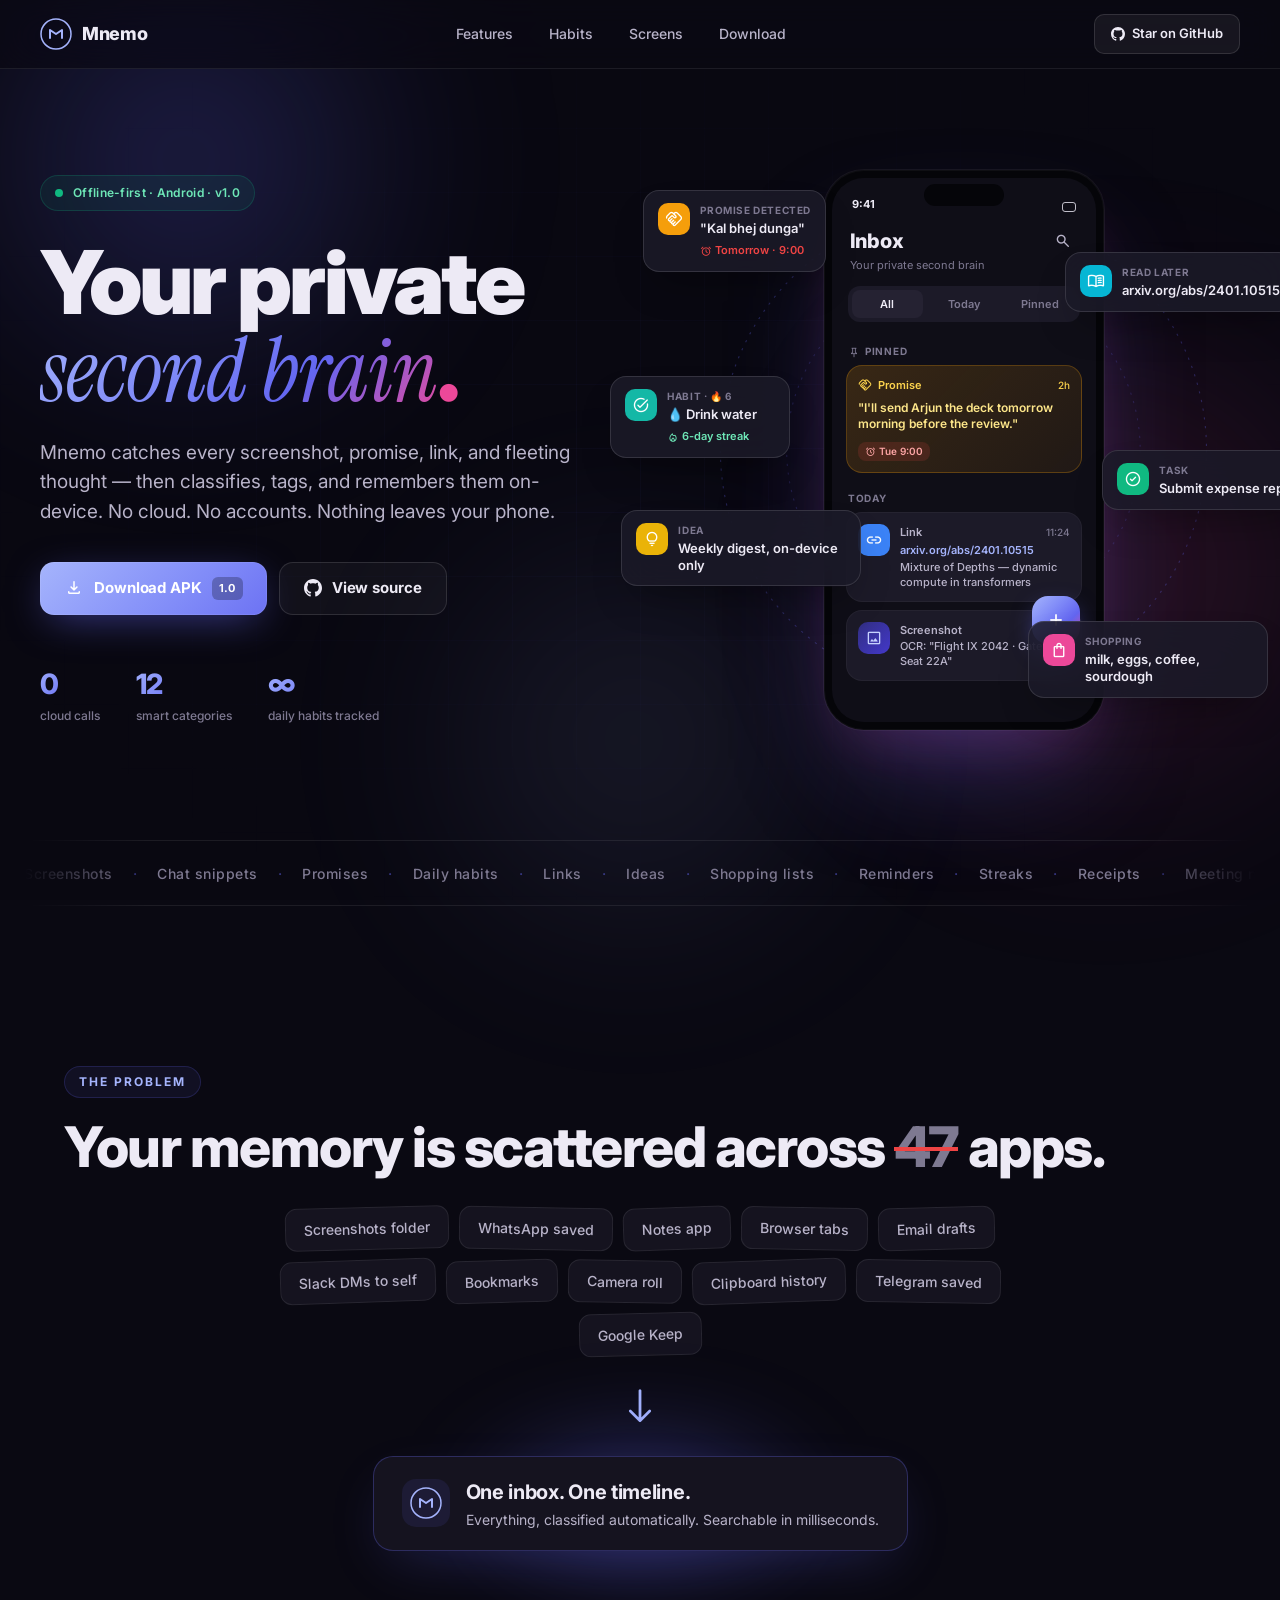
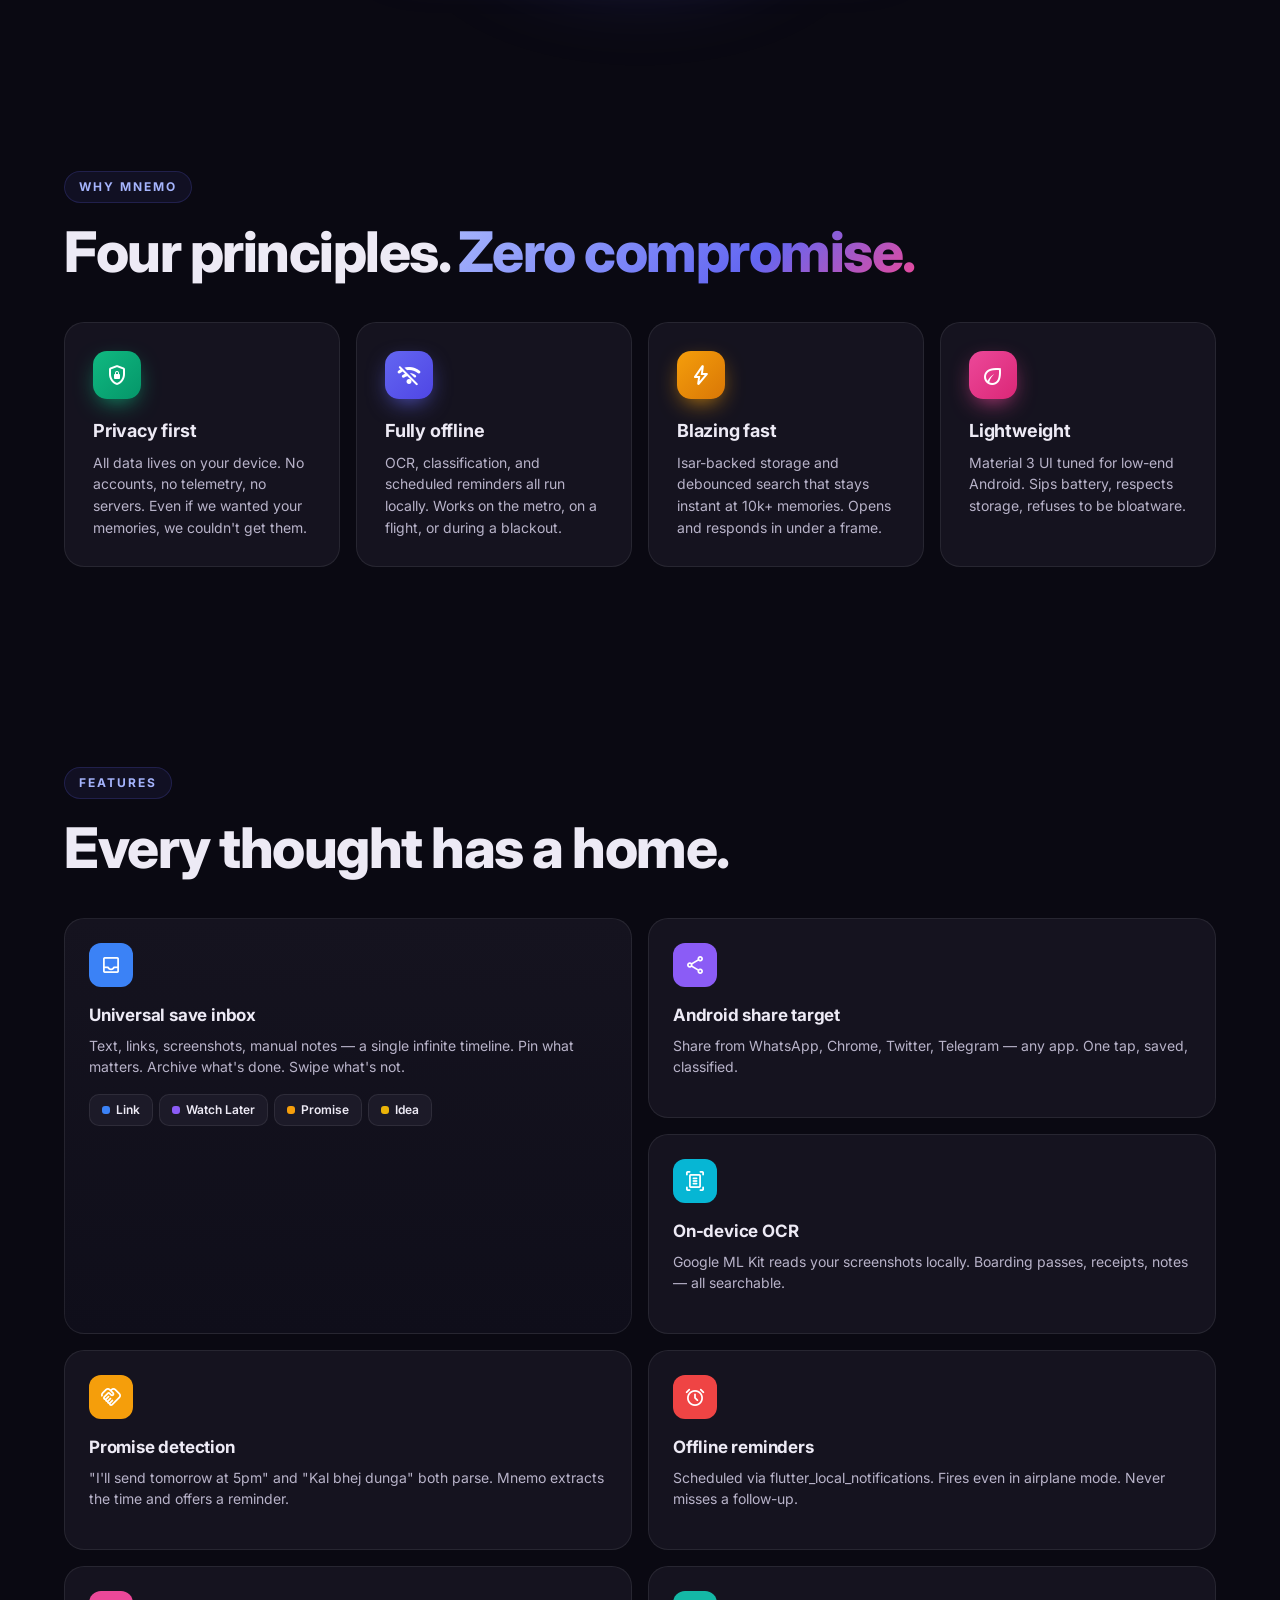
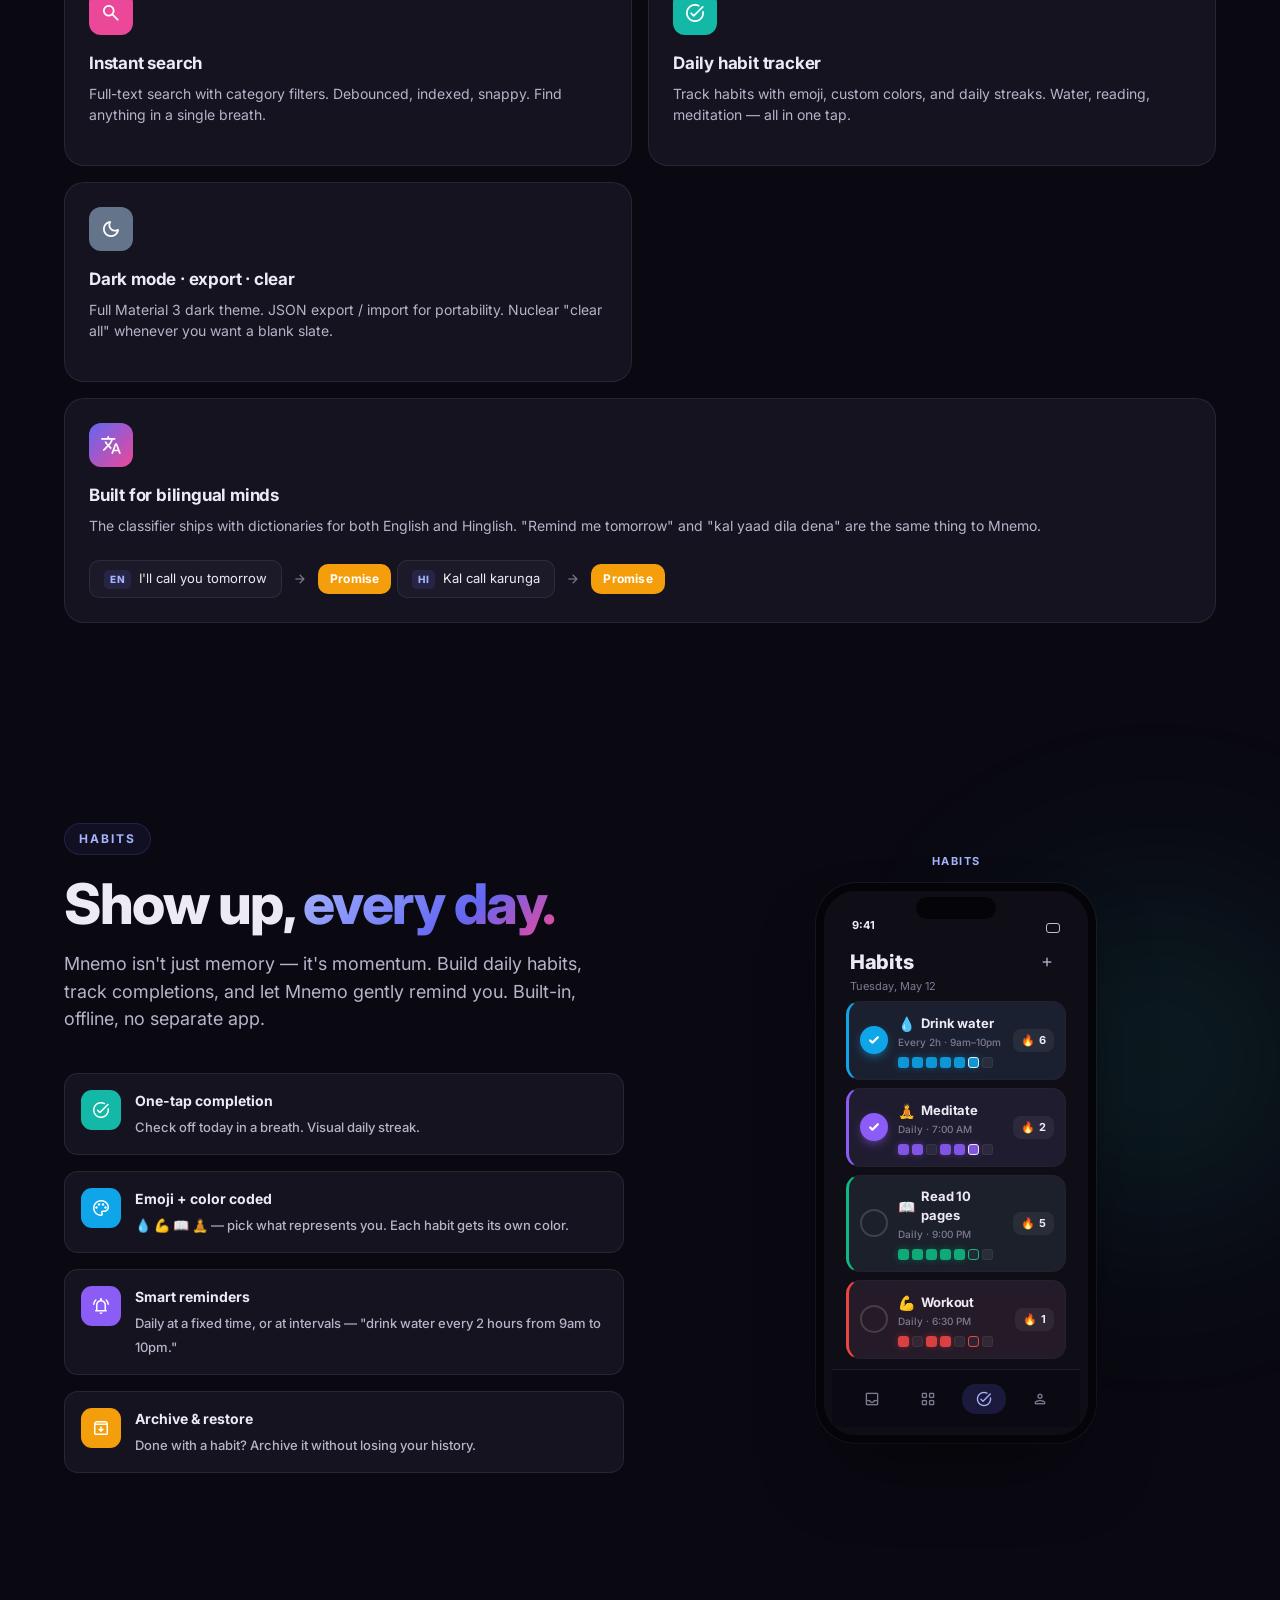
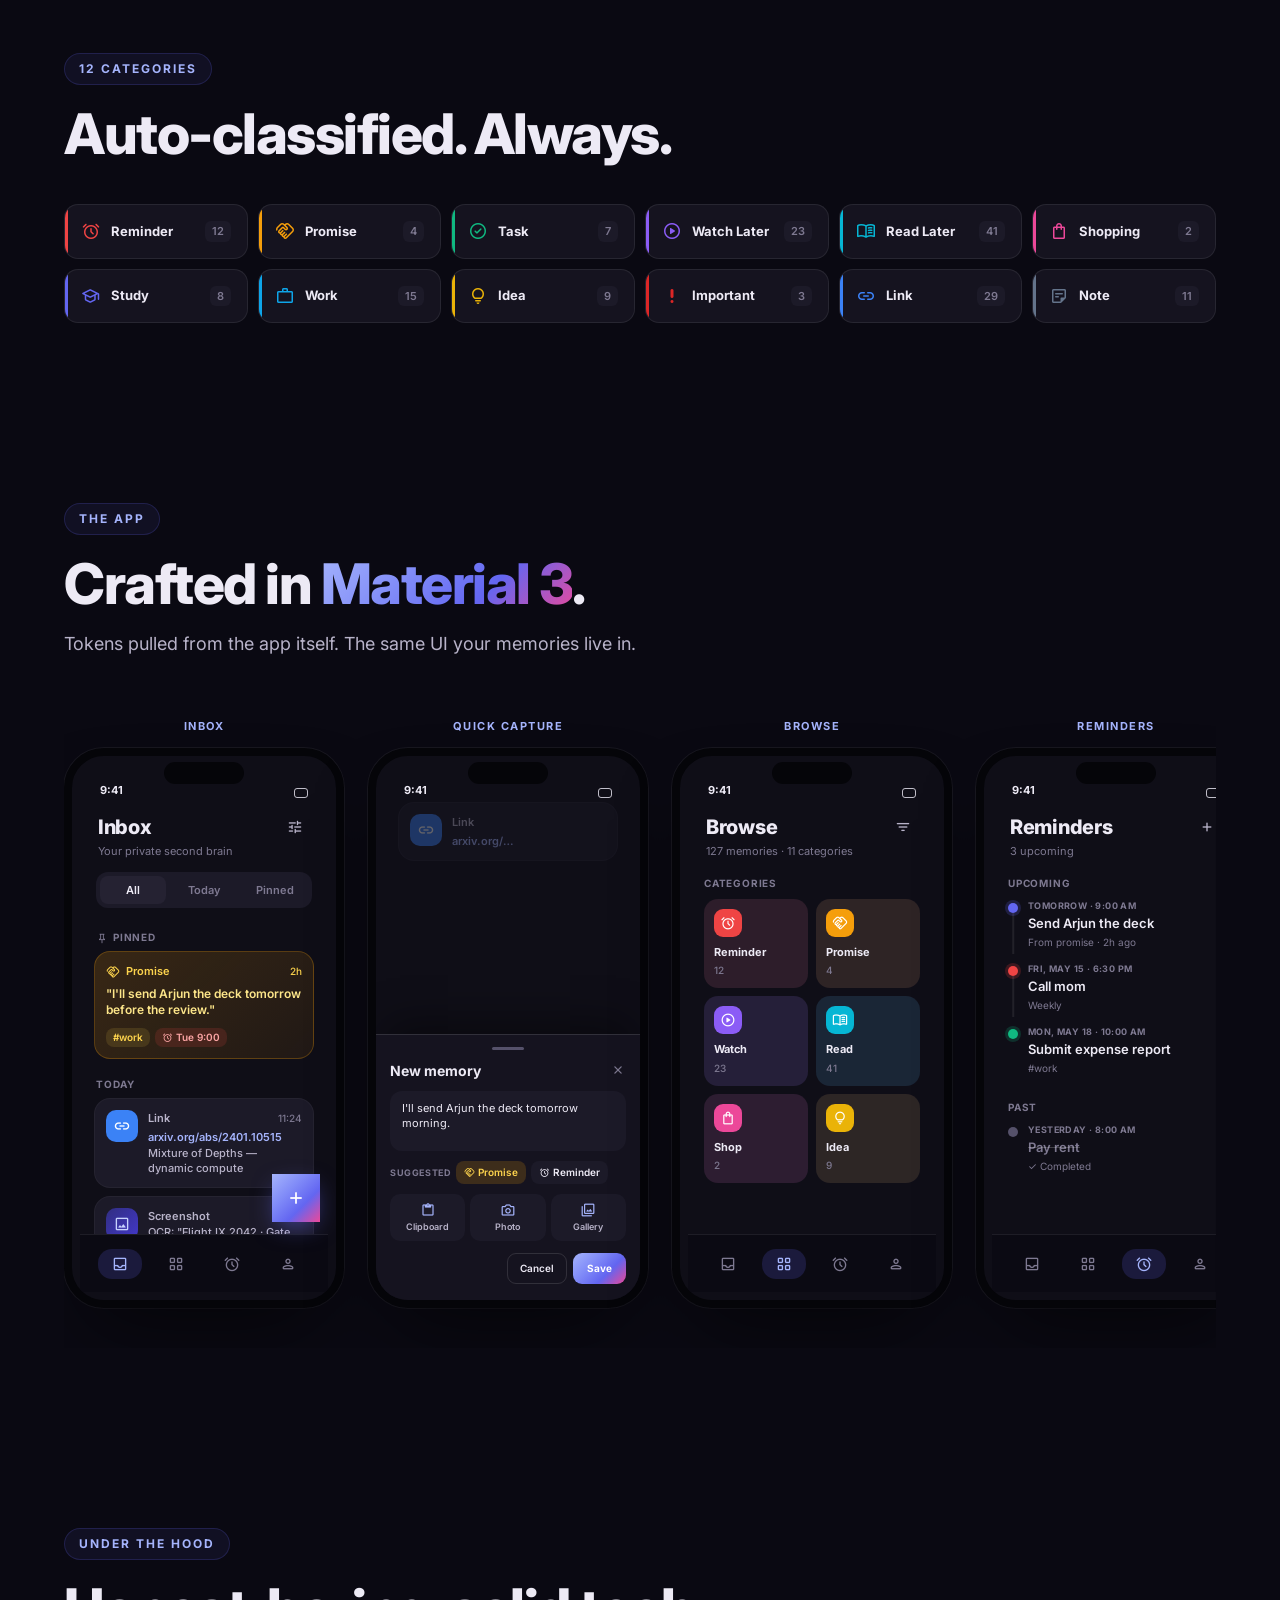
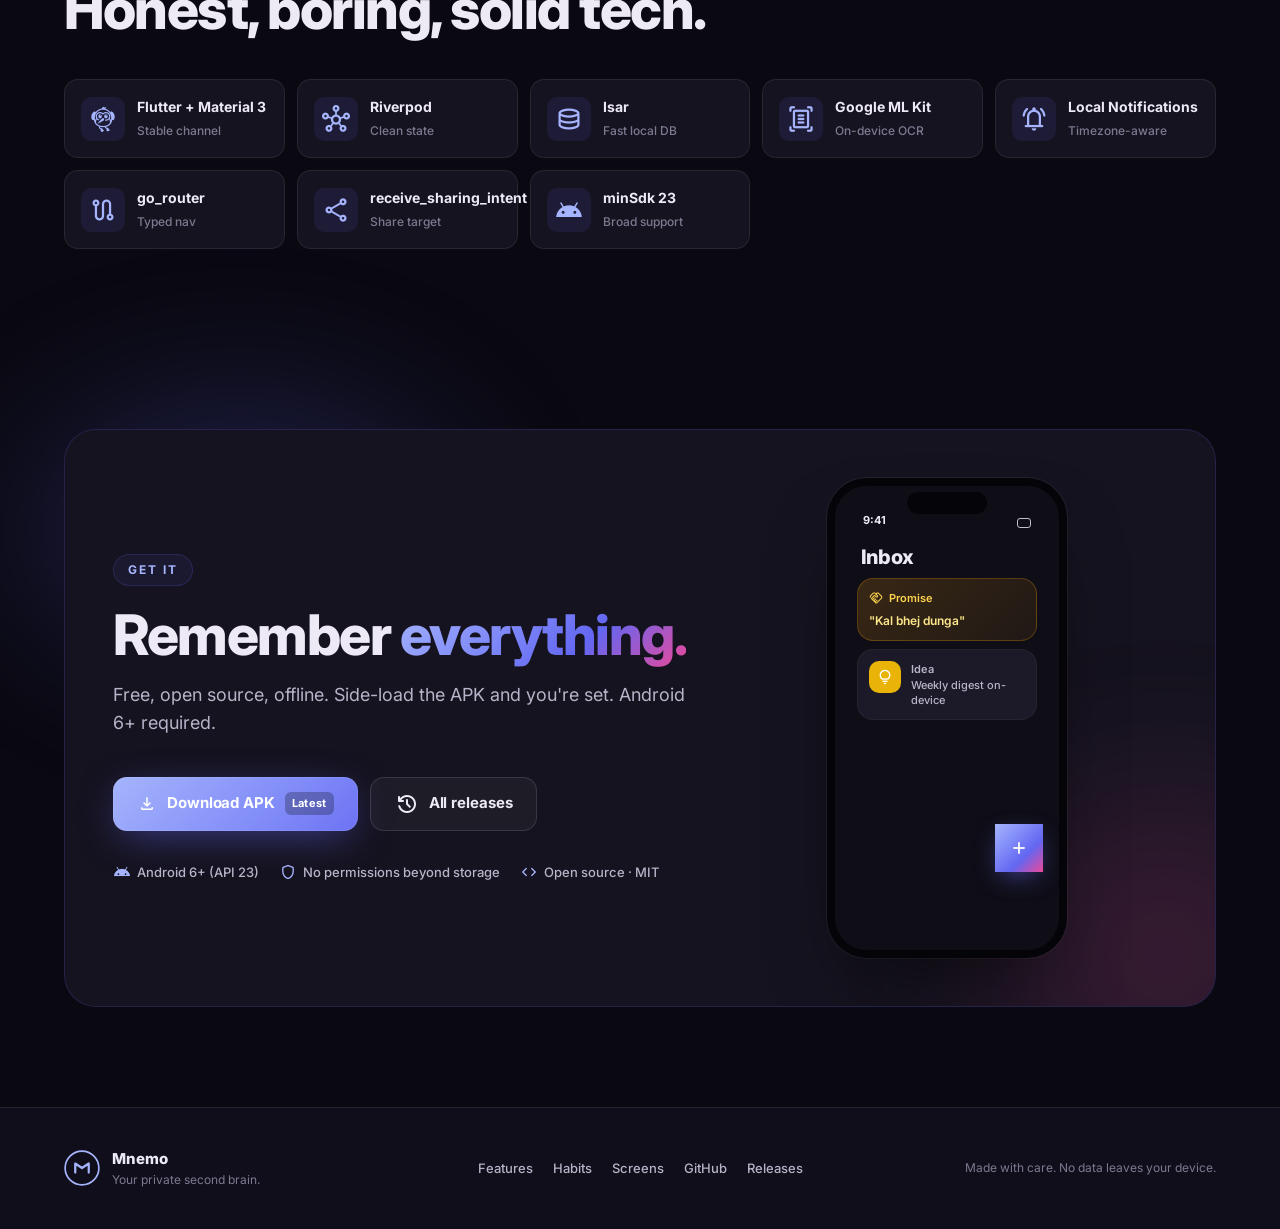
<file: website/index.html>
<!DOCTYPE html>
<html lang="en">
<head>
<meta charset="utf-8"/>
<meta name="viewport" content="width=device-width,initial-scale=1"/>
<title>Mnemo — Your private second brain</title>
<meta name="description" content="An offline-first universal memory inbox. Saves everything. Runs on-device. No cloud. No accounts."/>
<link rel="preconnect" href="https://fonts.googleapis.com"/>
<link rel="preconnect" href="https://fonts.gstatic.com" crossorigin/>
<link href="https://fonts.googleapis.com/css2?family=Inter:wght@400;500;600;700;800;900&family=Instrument+Serif:ital@0;1&display=swap" rel="stylesheet"/>
<link href="https://fonts.googleapis.com/icon?family=Material+Symbols+Rounded:opsz,wght,FILL,GRAD@24,500,1,0" rel="stylesheet"/>
<link rel="stylesheet" href="styles.css"/>
</head>
<body>

<!-- Animated background grid -->
<div class="bg-grid"></div>
<div class="bg-noise"></div>
<div class="bg-orb orb-1"></div>
<div class="bg-orb orb-2"></div>
<div class="bg-orb orb-3"></div>

<!-- ========== NAV ========== -->
<nav>
  <div class="nav-inner">
    <a href="#" class="brand">
      <span class="brand-mark">
        <svg viewBox="0 0 32 32" fill="none"><circle cx="16" cy="16" r="15" stroke="url(#g1)" stroke-width="1.5"/><path d="M10 20V12L16 16L22 12V20" stroke="url(#g1)" stroke-width="2" stroke-linecap="round" stroke-linejoin="round"/><defs><linearGradient id="g1" x1="0" y1="0" x2="32" y2="32"><stop stop-color="#A5B4FC"/><stop offset="1" stop-color="#6366F1"/></linearGradient></defs></svg>
      </span>
      <span class="brand-text">Mnemo</span>
    </a>
    <div class="nav-links">
      <a href="#features">Features</a>
      <a href="#habits">Habits</a>
      <a href="#screens">Screens</a>
      <a href="#download">Download</a>
    </div>
    <a href="https://github.com/prakash66958-netizen/mnemo" target="_blank" rel="noopener" class="nav-cta">
      <svg viewBox="0 0 24 24" width="14" height="14" fill="currentColor"><path d="M12 0c-6.626 0-12 5.373-12 12 0 5.302 3.438 9.8 8.207 11.387.599.111.793-.261.793-.577v-2.234c-3.338.726-4.033-1.416-4.033-1.416-.546-1.387-1.333-1.756-1.333-1.756-1.089-.745.083-.729.083-.729 1.205.084 1.839 1.237 1.839 1.237 1.07 1.834 2.807 1.304 3.492.997.107-.775.418-1.305.762-1.604-2.665-.305-5.467-1.334-5.467-5.931 0-1.311.469-2.381 1.236-3.221-.124-.303-.535-1.524.117-3.176 0 0 1.008-.322 3.301 1.23.957-.266 1.983-.399 3.003-.404 1.02.005 2.047.138 3.006.404 2.291-1.552 3.297-1.23 3.297-1.23.653 1.653.242 2.874.118 3.176.77.84 1.235 1.911 1.235 3.221 0 4.609-2.807 5.624-5.479 5.921.43.372.823 1.102.823 2.222v3.293c0 .319.192.694.801.576 4.765-1.589 8.199-6.086 8.199-11.386 0-6.627-5.373-12-12-12z"/></svg>
      Star on GitHub
    </a>
  </div>
</nav>

<!-- ========== HERO ========== -->
<section class="hero">
  <div class="hero-inner">
    <div class="hero-left">
      <div class="eyebrow">
        <span class="dot-pulse"></span>
        <span>Offline-first · Android · v1.0</span>
      </div>
      <h1 class="hero-title">
        Your private<br/>
        <span class="serif">second brain</span><span class="accent-dot">.</span>
      </h1>
      <p class="hero-sub">
        Mnemo catches every screenshot, promise, link, and fleeting thought — then classifies, tags, and remembers them on-device. No cloud. No accounts. Nothing leaves your phone.
      </p>
      <div class="hero-ctas">
        <a href="#download" class="btn btn-primary">
          <span class="material-symbols-rounded">download</span>
          Download APK
          <span class="btn-ver">1.0</span>
        </a>
        <a href="https://github.com/prakash66958-netizen/mnemo" target="_blank" rel="noopener" class="btn btn-ghost">
          <svg viewBox="0 0 24 24" width="18" height="18" fill="currentColor"><path d="M12 0c-6.626 0-12 5.373-12 12 0 5.302 3.438 9.8 8.207 11.387.599.111.793-.261.793-.577v-2.234c-3.338.726-4.033-1.416-4.033-1.416-.546-1.387-1.333-1.756-1.333-1.756-1.089-.745.083-.729.083-.729 1.205.084 1.839 1.237 1.839 1.237 1.07 1.834 2.807 1.304 3.492.997.107-.775.418-1.305.762-1.604-2.665-.305-5.467-1.334-5.467-5.931 0-1.311.469-2.381 1.236-3.221-.124-.303-.535-1.524.117-3.176 0 0 1.008-.322 3.301 1.23.957-.266 1.983-.399 3.003-.404 1.02.005 2.047.138 3.006.404 2.291-1.552 3.297-1.23 3.297-1.23.653 1.653.242 2.874.118 3.176.77.84 1.235 1.911 1.235 3.221 0 4.609-2.807 5.624-5.479 5.921.43.372.823 1.102.823 2.222v3.293c0 .319.192.694.801.576 4.765-1.589 8.199-6.086 8.199-11.386 0-6.627-5.373-12-12-12z"/></svg>
          View source
        </a>
      </div>
      <div class="hero-facts">
        <div class="fact"><span class="fact-num">0</span><span class="fact-lbl">cloud calls</span></div>
        <div class="fact"><span class="fact-num">12</span><span class="fact-lbl">smart categories</span></div>
        <div class="fact"><span class="fact-num">∞</span><span class="fact-lbl">daily habits tracked</span></div>
      </div>
    </div>

    <!-- Floating cards stage -->
    <div class="hero-right">
      <div class="stage">
        <!-- Center phone -->
        <div class="phone-hero">
          <div class="phone-hero-screen">
            <div class="mini-status"><span>9:41</span><span class="pill-mini"></span></div>
            <div class="mini-appbar">
              <div>
                <div class="mini-title">Inbox</div>
                <div class="mini-sub">Your private second brain</div>
              </div>
              <div class="mini-icon"><span class="material-symbols-rounded">search</span></div>
            </div>
            <div class="mini-body">
              <div class="mini-chip-row">
                <span class="mini-chip active">All</span>
                <span class="mini-chip">Today</span>
                <span class="mini-chip">Pinned</span>
              </div>
              <div class="mini-section"><span class="material-symbols-rounded">push_pin</span>Pinned</div>
              <div class="mini-card pinned">
                <div class="mini-card-head">
                  <span class="material-symbols-rounded">handshake</span>
                  <span>Promise</span>
                  <span class="mini-time">2h</span>
                </div>
                <div class="mini-card-text">"I'll send Arjun the deck tomorrow morning before the review."</div>
                <div class="mini-card-row">
                  <span class="mini-tag-bell"><span class="material-symbols-rounded">alarm</span>Tue 9:00</span>
                </div>
              </div>
              <div class="mini-section">Today</div>
              <div class="mini-card">
                <div class="mini-badge" style="background:#3B82F6"><span class="material-symbols-rounded">link</span></div>
                <div class="mini-card-col">
                  <div class="mini-card-head"><span>Link</span><span class="mini-time">11:24</span></div>
                  <div class="mini-url">arxiv.org/abs/2401.10515</div>
                  <div class="mini-card-text small">Mixture of Depths — dynamic compute in transformers</div>
                </div>
              </div>
              <div class="mini-card">
                <div class="mini-thumb"><span class="material-symbols-rounded">image</span></div>
                <div class="mini-card-col">
                  <div class="mini-card-head"><span>Screenshot</span><span class="mini-time">10:02</span></div>
                  <div class="mini-card-text small">OCR: "Flight IX 2042 · Gate B12 · Seat 22A"</div>
                </div>
              </div>
            </div>
            <div class="mini-fab"><span class="material-symbols-rounded">add</span></div>
          </div>
        </div>

        <!-- Floating cards around phone -->
        <div class="float float-1">
          <div class="f-badge" style="background:#F59E0B"><span class="material-symbols-rounded">handshake</span></div>
          <div>
            <div class="f-label">Promise detected</div>
            <div class="f-text">"Kal bhej dunga"</div>
            <div class="f-meta"><span class="material-symbols-rounded">alarm</span>Tomorrow · 9:00</div>
          </div>
        </div>
        <div class="float float-2">
          <div class="f-badge" style="background:#06B6D4"><span class="material-symbols-rounded">menu_book</span></div>
          <div>
            <div class="f-label">Read Later</div>
            <div class="f-text">arxiv.org/abs/2401.10515</div>
          </div>
        </div>
        <div class="float float-3">
          <div class="f-badge" style="background:#EAB308"><span class="material-symbols-rounded">lightbulb</span></div>
          <div>
            <div class="f-label">Idea</div>
            <div class="f-text">Weekly digest, on-device only</div>
          </div>
        </div>
        <div class="float float-4">
          <div class="f-badge" style="background:#EC4899"><span class="material-symbols-rounded">shopping_bag</span></div>
          <div>
            <div class="f-label">Shopping</div>
            <div class="f-text">milk, eggs, coffee, sourdough</div>
          </div>
        </div>
        <div class="float float-5">
          <div class="f-badge" style="background:#10B981"><span class="material-symbols-rounded">check_circle</span></div>
          <div>
            <div class="f-label">Task</div>
            <div class="f-text">Submit expense report</div>
          </div>
        </div>
        <div class="float float-6">
          <div class="f-badge" style="background:#14B8A6"><span class="material-symbols-rounded">task_alt</span></div>
          <div>
            <div class="f-label">Habit · 🔥 6</div>
            <div class="f-text">💧 Drink water</div>
            <div class="f-meta" style="color:#6EE7B7"><span class="material-symbols-rounded">local_fire_department</span>6-day streak</div>
          </div>
        </div>

        <!-- Decorative lines -->
        <svg class="stage-lines" viewBox="0 0 600 600" fill="none" aria-hidden="true">
          <circle cx="300" cy="300" r="220" stroke="url(#sg)" stroke-width="1" stroke-dasharray="2 6" opacity="0.3"/>
          <circle cx="300" cy="300" r="160" stroke="url(#sg)" stroke-width="1" stroke-dasharray="2 6" opacity="0.2"/>
          <defs><linearGradient id="sg" x1="0" y1="0" x2="600" y2="600"><stop stop-color="#6366F1"/><stop offset="1" stop-color="#EC4899"/></linearGradient></defs>
        </svg>
      </div>
    </div>
  </div>

  <!-- Ticker -->
  <div class="ticker">
    <div class="ticker-track">
      <span>Screenshots</span><span class="sep">·</span>
      <span>Chat snippets</span><span class="sep">·</span>
      <span>Promises</span><span class="sep">·</span>
      <span>Daily habits</span><span class="sep">·</span>
      <span>Links</span><span class="sep">·</span>
      <span>Ideas</span><span class="sep">·</span>
      <span>Shopping lists</span><span class="sep">·</span>
      <span>Reminders</span><span class="sep">·</span>
      <span>Streaks</span><span class="sep">·</span>
      <span>Receipts</span><span class="sep">·</span>
      <span>Meeting notes</span><span class="sep">·</span>
      <span>Boarding passes</span><span class="sep">·</span>
      <span>Screenshots</span><span class="sep">·</span>
      <span>Chat snippets</span><span class="sep">·</span>
      <span>Promises</span><span class="sep">·</span>
      <span>Daily habits</span><span class="sep">·</span>
      <span>Links</span><span class="sep">·</span>
      <span>Ideas</span><span class="sep">·</span>
      <span>Shopping lists</span><span class="sep">·</span>
      <span>Reminders</span><span class="sep">·</span>
      <span>Streaks</span><span class="sep">·</span>
      <span>Receipts</span><span class="sep">·</span>
      <span>Meeting notes</span><span class="sep">·</span>
      <span>Boarding passes</span><span class="sep">·</span>
    </div>
  </div>
</section>

<!-- ========== PROBLEM ========== -->
<section class="problem">
  <div class="wrap">
    <div class="kicker">The problem</div>
    <h2 class="section-title">Your memory is scattered across <span class="line-through">47</span> apps.</h2>
    <div class="scatter">
      <div class="scatter-item">Screenshots folder</div>
      <div class="scatter-item">WhatsApp saved</div>
      <div class="scatter-item">Notes app</div>
      <div class="scatter-item">Browser tabs</div>
      <div class="scatter-item">Email drafts</div>
      <div class="scatter-item">Slack DMs to self</div>
      <div class="scatter-item">Bookmarks</div>
      <div class="scatter-item">Camera roll</div>
      <div class="scatter-item">Clipboard history</div>
      <div class="scatter-item">Telegram saved</div>
      <div class="scatter-item">Google Keep</div>
    </div>
    <div class="arrow-down">
      <span class="material-symbols-rounded">south</span>
    </div>
    <div class="unified">
      <div class="unified-glow"></div>
      <div class="unified-card">
        <div class="unified-logo">
          <svg viewBox="0 0 32 32" fill="none"><circle cx="16" cy="16" r="15" stroke="url(#g2)" stroke-width="1.5"/><path d="M10 20V12L16 16L22 12V20" stroke="url(#g2)" stroke-width="2" stroke-linecap="round" stroke-linejoin="round"/><defs><linearGradient id="g2" x1="0" y1="0" x2="32" y2="32"><stop stop-color="#A5B4FC"/><stop offset="1" stop-color="#6366F1"/></linearGradient></defs></svg>
        </div>
        <div>
          <div class="unified-title">One inbox. One timeline.</div>
          <div class="unified-sub">Everything, classified automatically. Searchable in milliseconds.</div>
        </div>
      </div>
    </div>
  </div>
</section>

<!-- ========== PILLARS ========== -->
<section class="pillars">
  <div class="wrap">
    <div class="kicker">Why Mnemo</div>
    <h2 class="section-title">Four principles. <span class="grad">Zero compromise.</span></h2>
    <div class="pillars-grid">
      <div class="pillar" style="--c1:#10B981;--c2:#059669">
        <div class="p-ic"><span class="material-symbols-rounded">shield_lock</span></div>
        <h3>Privacy first</h3>
        <p>All data lives on your device. No accounts, no telemetry, no servers. Even if we wanted your memories, we couldn't get them.</p>
      </div>
      <div class="pillar" style="--c1:#6366F1;--c2:#4F46E5">
        <div class="p-ic"><span class="material-symbols-rounded">wifi_off</span></div>
        <h3>Fully offline</h3>
        <p>OCR, classification, and scheduled reminders all run locally. Works on the metro, on a flight, or during a blackout.</p>
      </div>
      <div class="pillar" style="--c1:#F59E0B;--c2:#D97706">
        <div class="p-ic"><span class="material-symbols-rounded">bolt</span></div>
        <h3>Blazing fast</h3>
        <p>Isar-backed storage and debounced search that stays instant at 10k+ memories. Opens and responds in under a frame.</p>
      </div>
      <div class="pillar" style="--c1:#EC4899;--c2:#DB2777">
        <div class="p-ic"><span class="material-symbols-rounded">eco</span></div>
        <h3>Lightweight</h3>
        <p>Material 3 UI tuned for low-end Android. Sips battery, respects storage, refuses to be bloatware.</p>
      </div>
    </div>
  </div>
</section>

<!-- ========== FEATURES ========== -->
<section class="features" id="features">
  <div class="wrap">
    <div class="kicker">Features</div>
    <h2 class="section-title">Every thought has a home.</h2>
    <div class="features-grid">
      <div class="feat big">
        <div class="feat-ic" style="background:#3B82F6"><span class="material-symbols-rounded">inbox</span></div>
        <h4>Universal save inbox</h4>
        <p>Text, links, screenshots, manual notes — a single infinite timeline. Pin what matters. Archive what's done. Swipe what's not.</p>
        <div class="feat-demo">
          <div class="demo-pill"><span class="dot" style="background:#3B82F6"></span>Link</div>
          <div class="demo-pill"><span class="dot" style="background:#8B5CF6"></span>Watch Later</div>
          <div class="demo-pill"><span class="dot" style="background:#F59E0B"></span>Promise</div>
          <div class="demo-pill"><span class="dot" style="background:#EAB308"></span>Idea</div>
        </div>
      </div>
      <div class="feat">
        <div class="feat-ic" style="background:#8B5CF6"><span class="material-symbols-rounded">share</span></div>
        <h4>Android share target</h4>
        <p>Share from WhatsApp, Chrome, Twitter, Telegram — any app. One tap, saved, classified.</p>
      </div>
      <div class="feat">
        <div class="feat-ic" style="background:#06B6D4"><span class="material-symbols-rounded">document_scanner</span></div>
        <h4>On-device OCR</h4>
        <p>Google ML Kit reads your screenshots locally. Boarding passes, receipts, notes — all searchable.</p>
      </div>
      <div class="feat">
        <div class="feat-ic" style="background:#F59E0B"><span class="material-symbols-rounded">handshake</span></div>
        <h4>Promise detection</h4>
        <p>"I'll send tomorrow at 5pm" and "Kal bhej dunga" both parse. Mnemo extracts the time and offers a reminder.</p>
      </div>
      <div class="feat">
        <div class="feat-ic" style="background:#EF4444"><span class="material-symbols-rounded">alarm</span></div>
        <h4>Offline reminders</h4>
        <p>Scheduled via flutter_local_notifications. Fires even in airplane mode. Never misses a follow-up.</p>
      </div>
      <div class="feat">
        <div class="feat-ic" style="background:#EC4899"><span class="material-symbols-rounded">search</span></div>
        <h4>Instant search</h4>
        <p>Full-text search with category filters. Debounced, indexed, snappy. Find anything in a single breath.</p>
      </div>
      <div class="feat">
        <div class="feat-ic" style="background:#14B8A6"><span class="material-symbols-rounded">task_alt</span></div>
        <h4>Daily habit tracker</h4>
        <p>Track habits with emoji, custom colors, and daily streaks. Water, reading, meditation — all in one tap.</p>
      </div>
      <div class="feat">
        <div class="feat-ic" style="background:#64748B"><span class="material-symbols-rounded">dark_mode</span></div>
        <h4>Dark mode · export · clear</h4>
        <p>Full Material 3 dark theme. JSON export / import for portability. Nuclear "clear all" whenever you want a blank slate.</p>
      </div>
      <div class="feat wide">
        <div class="feat-ic" style="background:linear-gradient(135deg,#6366F1,#EC4899)"><span class="material-symbols-rounded">translate</span></div>
        <h4>Built for bilingual minds</h4>
        <p>The classifier ships with dictionaries for both English and Hinglish. "Remind me tomorrow" and "kal yaad dila dena" are the same thing to Mnemo.</p>
        <div class="feat-demo">
          <div class="lang-pair">
            <div class="lang"><span class="flag">EN</span>I'll call you tomorrow</div>
            <span class="material-symbols-rounded arr">arrow_forward</span>
            <div class="lang-result" style="background:#F59E0B">Promise</div>
          </div>
          <div class="lang-pair">
            <div class="lang"><span class="flag">HI</span>Kal call karunga</div>
            <span class="material-symbols-rounded arr">arrow_forward</span>
            <div class="lang-result" style="background:#F59E0B">Promise</div>
          </div>
        </div>
      </div>
    </div>
  </div>
</section>

<!-- ========== HABITS ========== -->
<section class="habits" id="habits">
  <div class="wrap">
    <div class="habits-grid">
      <div class="habits-copy">
        <div class="kicker">Habits</div>
        <h2 class="section-title">Show up, <span class="grad">every day.</span></h2>
        <p class="section-sub">Mnemo isn't just memory — it's momentum. Build daily habits, track completions, and let Mnemo gently remind you. Built-in, offline, no separate app.</p>

        <div class="habit-feats">
          <div class="hf">
            <div class="hf-ic" style="background:#14B8A6"><span class="material-symbols-rounded">task_alt</span></div>
            <div>
              <b>One-tap completion</b>
              <em>Check off today in a breath. Visual daily streak.</em>
            </div>
          </div>
          <div class="hf">
            <div class="hf-ic" style="background:#0EA5E9"><span class="material-symbols-rounded">palette</span></div>
            <div>
              <b>Emoji + color coded</b>
              <em>💧 💪 📖 🧘 — pick what represents you. Each habit gets its own color.</em>
            </div>
          </div>
          <div class="hf">
            <div class="hf-ic" style="background:#8B5CF6"><span class="material-symbols-rounded">notifications_active</span></div>
            <div>
              <b>Smart reminders</b>
              <em>Daily at a fixed time, or at intervals — "drink water every 2 hours from 9am to 10pm."</em>
            </div>
          </div>
          <div class="hf">
            <div class="hf-ic" style="background:#F59E0B"><span class="material-symbols-rounded">archive</span></div>
            <div>
              <b>Archive &amp; restore</b>
              <em>Done with a habit? Archive it without losing your history.</em>
            </div>
          </div>
        </div>
      </div>

      <div class="habits-phone">
        <div class="phone">
          <div class="phone-label">Habits</div>
          <div class="phone-screen">
            <div class="mini-status"><span>9:41</span><span class="pill-mini"></span></div>
            <div class="mini-appbar">
              <div>
                <div class="mini-title">Habits</div>
                <div class="mini-sub">Tuesday, May 12</div>
              </div>
              <div class="mini-icon"><span class="material-symbols-rounded">add</span></div>
            </div>
            <div class="mini-body scroll">
              <div class="habit-card" style="--c:#0EA5E9">
                <div class="habit-check checked">
                  <span class="material-symbols-rounded">check</span>
                </div>
                <div class="habit-body">
                  <div class="habit-name"><span class="habit-emoji">💧</span>Drink water</div>
                  <div class="habit-meta">Every 2h · 9am–10pm</div>
                  <div class="streak">
                    <span class="streak-day done"></span>
                    <span class="streak-day done"></span>
                    <span class="streak-day done"></span>
                    <span class="streak-day done"></span>
                    <span class="streak-day done"></span>
                    <span class="streak-day done today"></span>
                    <span class="streak-day"></span>
                  </div>
                </div>
                <div class="habit-streak-num">🔥 6</div>
              </div>

              <div class="habit-card" style="--c:#8B5CF6">
                <div class="habit-check checked">
                  <span class="material-symbols-rounded">check</span>
                </div>
                <div class="habit-body">
                  <div class="habit-name"><span class="habit-emoji">🧘</span>Meditate</div>
                  <div class="habit-meta">Daily · 7:00 AM</div>
                  <div class="streak">
                    <span class="streak-day done"></span>
                    <span class="streak-day done"></span>
                    <span class="streak-day"></span>
                    <span class="streak-day done"></span>
                    <span class="streak-day done"></span>
                    <span class="streak-day done today"></span>
                    <span class="streak-day"></span>
                  </div>
                </div>
                <div class="habit-streak-num">🔥 2</div>
              </div>

              <div class="habit-card" style="--c:#10B981">
                <div class="habit-check">
                  <span class="material-symbols-rounded">check</span>
                </div>
                <div class="habit-body">
                  <div class="habit-name"><span class="habit-emoji">📖</span>Read 10 pages</div>
                  <div class="habit-meta">Daily · 9:00 PM</div>
                  <div class="streak">
                    <span class="streak-day done"></span>
                    <span class="streak-day done"></span>
                    <span class="streak-day done"></span>
                    <span class="streak-day done"></span>
                    <span class="streak-day done"></span>
                    <span class="streak-day today"></span>
                    <span class="streak-day"></span>
                  </div>
                </div>
                <div class="habit-streak-num">🔥 5</div>
              </div>

              <div class="habit-card" style="--c:#EF4444">
                <div class="habit-check">
                  <span class="material-symbols-rounded">check</span>
                </div>
                <div class="habit-body">
                  <div class="habit-name"><span class="habit-emoji">💪</span>Workout</div>
                  <div class="habit-meta">Daily · 6:30 PM</div>
                  <div class="streak">
                    <span class="streak-day done"></span>
                    <span class="streak-day"></span>
                    <span class="streak-day done"></span>
                    <span class="streak-day done"></span>
                    <span class="streak-day"></span>
                    <span class="streak-day today"></span>
                    <span class="streak-day"></span>
                  </div>
                </div>
                <div class="habit-streak-num">🔥 1</div>
              </div>
            </div>
            <div class="mini-nav">
              <div class="mini-tab"><span class="material-symbols-rounded">inbox</span></div>
              <div class="mini-tab"><span class="material-symbols-rounded">grid_view</span></div>
              <div class="mini-tab active"><span class="material-symbols-rounded">task_alt</span></div>
              <div class="mini-tab"><span class="material-symbols-rounded">person</span></div>
            </div>
          </div>
        </div>
      </div>
    </div>
  </div>
</section>

<!-- ========== CATEGORIES ========== -->
<section class="cats">
  <div class="wrap">
    <div class="kicker">12 categories</div>
    <h2 class="section-title">Auto-classified. Always.</h2>
    <div class="cats-grid">
      <div class="cat" style="--c:#EF4444"><span class="material-symbols-rounded">alarm</span><b>Reminder</b><em>12</em></div>
      <div class="cat" style="--c:#F59E0B"><span class="material-symbols-rounded">handshake</span><b>Promise</b><em>4</em></div>
      <div class="cat" style="--c:#10B981"><span class="material-symbols-rounded">check_circle</span><b>Task</b><em>7</em></div>
      <div class="cat" style="--c:#8B5CF6"><span class="material-symbols-rounded">play_circle</span><b>Watch Later</b><em>23</em></div>
      <div class="cat" style="--c:#06B6D4"><span class="material-symbols-rounded">menu_book</span><b>Read Later</b><em>41</em></div>
      <div class="cat" style="--c:#EC4899"><span class="material-symbols-rounded">shopping_bag</span><b>Shopping</b><em>2</em></div>
      <div class="cat" style="--c:#6366F1"><span class="material-symbols-rounded">school</span><b>Study</b><em>8</em></div>
      <div class="cat" style="--c:#0EA5E9"><span class="material-symbols-rounded">work</span><b>Work</b><em>15</em></div>
      <div class="cat" style="--c:#EAB308"><span class="material-symbols-rounded">lightbulb</span><b>Idea</b><em>9</em></div>
      <div class="cat" style="--c:#DC2626"><span class="material-symbols-rounded">priority_high</span><b>Important</b><em>3</em></div>
      <div class="cat" style="--c:#3B82F6"><span class="material-symbols-rounded">link</span><b>Link</b><em>29</em></div>
      <div class="cat" style="--c:#64748B"><span class="material-symbols-rounded">sticky_note_2</span><b>Note</b><em>11</em></div>
    </div>
  </div>
</section>

<!-- ========== SCREENS ========== -->
<section class="screens" id="screens">
  <div class="wrap">
    <div class="kicker">The app</div>
    <h2 class="section-title">Crafted in <span class="grad">Material 3</span>.</h2>
    <p class="section-sub">Tokens pulled from the app itself. The same UI your memories live in.</p>

    <div class="phones">
      <!-- Phone 1: Inbox -->
      <div class="phone">
        <div class="phone-label">Inbox</div>
        <div class="phone-screen">
          <div class="mini-status"><span>9:41</span><span class="pill-mini"></span></div>
          <div class="mini-appbar">
            <div>
              <div class="mini-title">Inbox</div>
              <div class="mini-sub">Your private second brain</div>
            </div>
            <div class="mini-icon"><span class="material-symbols-rounded">tune</span></div>
          </div>
          <div class="mini-body scroll">
            <div class="mini-chip-row">
              <span class="mini-chip active">All</span>
              <span class="mini-chip">Today</span>
              <span class="mini-chip">Pinned</span>
            </div>
            <div class="mini-section"><span class="material-symbols-rounded">push_pin</span>Pinned</div>
            <div class="mini-card pinned">
              <div class="mini-card-head">
                <span class="material-symbols-rounded">handshake</span>
                <span>Promise</span>
                <span class="mini-time">2h</span>
              </div>
              <div class="mini-card-text">"I'll send Arjun the deck tomorrow before the review."</div>
              <div class="mini-card-row">
                <span class="mini-tag">#work</span>
                <span class="mini-tag-bell"><span class="material-symbols-rounded">alarm</span>Tue 9:00</span>
              </div>
            </div>
            <div class="mini-section">Today</div>
            <div class="mini-card">
              <div class="mini-badge" style="background:#3B82F6"><span class="material-symbols-rounded">link</span></div>
              <div class="mini-card-col">
                <div class="mini-card-head"><span>Link</span><span class="mini-time">11:24</span></div>
                <div class="mini-url">arxiv.org/abs/2401.10515</div>
                <div class="mini-card-text small">Mixture of Depths — dynamic compute</div>
              </div>
            </div>
            <div class="mini-card">
              <div class="mini-thumb"><span class="material-symbols-rounded">image</span></div>
              <div class="mini-card-col">
                <div class="mini-card-head"><span>Screenshot</span><span class="mini-time">10:02</span></div>
                <div class="mini-card-text small">OCR: "Flight IX 2042 · Gate B12 · Seat 22A"</div>
              </div>
            </div>
            <div class="mini-card">
              <div class="mini-badge" style="background:#EC4899"><span class="material-symbols-rounded">shopping_bag</span></div>
              <div class="mini-card-col">
                <div class="mini-card-head"><span>Shopping</span><span class="mini-time">Yst</span></div>
                <div class="mini-card-text small">milk, eggs, olive oil, coffee</div>
              </div>
            </div>
          </div>
          <div class="mini-fab"><span class="material-symbols-rounded">add</span></div>
          <div class="mini-nav">
            <div class="mini-tab active"><span class="material-symbols-rounded">inbox</span></div>
            <div class="mini-tab"><span class="material-symbols-rounded">grid_view</span></div>
            <div class="mini-tab"><span class="material-symbols-rounded">alarm</span></div>
            <div class="mini-tab"><span class="material-symbols-rounded">person</span></div>
          </div>
        </div>
      </div>

      <!-- Phone 2: Capture -->
      <div class="phone">
        <div class="phone-label">Quick Capture</div>
        <div class="phone-screen">
          <div class="mini-status"><span>9:41</span><span class="pill-mini"></span></div>
          <div class="mini-body dim">
            <div class="mini-card"><div class="mini-badge" style="background:#3B82F6"><span class="material-symbols-rounded">link</span></div><div class="mini-card-col"><div class="mini-card-head"><span>Link</span></div><div class="mini-url">arxiv.org/…</div></div></div>
          </div>
          <div class="sheet">
            <div class="sheet-grip"></div>
            <div class="sheet-head">
              <div class="sheet-title">New memory</div>
              <span class="material-symbols-rounded">close</span>
            </div>
            <div class="sheet-box">I'll send Arjun the deck tomorrow morning.</div>
            <div class="sheet-sug">
              <span class="sug-lbl">SUGGESTED</span>
              <span class="sug-chip glow"><span class="material-symbols-rounded">handshake</span>Promise</span>
              <span class="sug-chip"><span class="material-symbols-rounded">alarm</span>Reminder</span>
            </div>
            <div class="sheet-sources">
              <div class="src"><span class="material-symbols-rounded">content_paste</span>Clipboard</div>
              <div class="src"><span class="material-symbols-rounded">photo_camera</span>Photo</div>
              <div class="src"><span class="material-symbols-rounded">collections</span>Gallery</div>
            </div>
            <div class="sheet-cta">
              <button class="sheet-btn-g">Cancel</button>
              <button class="sheet-btn-p">Save</button>
            </div>
          </div>
        </div>
      </div>

      <!-- Phone 3: Browse -->
      <div class="phone">
        <div class="phone-label">Browse</div>
        <div class="phone-screen">
          <div class="mini-status"><span>9:41</span><span class="pill-mini"></span></div>
          <div class="mini-appbar">
            <div>
              <div class="mini-title">Browse</div>
              <div class="mini-sub">127 memories · 11 categories</div>
            </div>
            <div class="mini-icon"><span class="material-symbols-rounded">filter_list</span></div>
          </div>
          <div class="mini-body scroll">
            <div class="mini-section">Categories</div>
            <div class="mini-cat-grid">
              <div class="mini-cat" style="--c:#EF4444"><div class="mini-cat-ic"><span class="material-symbols-rounded">alarm</span></div><b>Reminder</b><em>12</em></div>
              <div class="mini-cat" style="--c:#F59E0B"><div class="mini-cat-ic"><span class="material-symbols-rounded">handshake</span></div><b>Promise</b><em>4</em></div>
              <div class="mini-cat" style="--c:#8B5CF6"><div class="mini-cat-ic"><span class="material-symbols-rounded">play_circle</span></div><b>Watch</b><em>23</em></div>
              <div class="mini-cat" style="--c:#06B6D4"><div class="mini-cat-ic"><span class="material-symbols-rounded">menu_book</span></div><b>Read</b><em>41</em></div>
              <div class="mini-cat" style="--c:#EC4899"><div class="mini-cat-ic"><span class="material-symbols-rounded">shopping_bag</span></div><b>Shop</b><em>2</em></div>
              <div class="mini-cat" style="--c:#EAB308"><div class="mini-cat-ic"><span class="material-symbols-rounded">lightbulb</span></div><b>Idea</b><em>9</em></div>
            </div>
          </div>
          <div class="mini-nav">
            <div class="mini-tab"><span class="material-symbols-rounded">inbox</span></div>
            <div class="mini-tab active"><span class="material-symbols-rounded">grid_view</span></div>
            <div class="mini-tab"><span class="material-symbols-rounded">alarm</span></div>
            <div class="mini-tab"><span class="material-symbols-rounded">person</span></div>
          </div>
        </div>
      </div>

      <!-- Phone 4: Reminders -->
      <div class="phone">
        <div class="phone-label">Reminders</div>
        <div class="phone-screen">
          <div class="mini-status"><span>9:41</span><span class="pill-mini"></span></div>
          <div class="mini-appbar">
            <div>
              <div class="mini-title">Reminders</div>
              <div class="mini-sub">3 upcoming</div>
            </div>
            <div class="mini-icon"><span class="material-symbols-rounded">add</span></div>
          </div>
          <div class="mini-body scroll">
            <div class="mini-section">Upcoming</div>
            <div class="tl">
              <div class="tl-row">
                <div class="tl-rail"><div class="tl-dot"></div></div>
                <div>
                  <div class="tl-when">TOMORROW · 9:00 AM</div>
                  <div class="tl-what">Send Arjun the deck</div>
                  <div class="tl-sub">From promise · 2h ago</div>
                </div>
              </div>
              <div class="tl-row">
                <div class="tl-rail"><div class="tl-dot" style="background:#EF4444;box-shadow:0 0 0 3px rgba(239,68,68,0.2)"></div></div>
                <div>
                  <div class="tl-when">FRI, MAY 15 · 6:30 PM</div>
                  <div class="tl-what">Call mom</div>
                  <div class="tl-sub">Weekly</div>
                </div>
              </div>
              <div class="tl-row">
                <div class="tl-rail"><div class="tl-dot" style="background:#10B981;box-shadow:0 0 0 3px rgba(16,185,129,0.2)"></div></div>
                <div>
                  <div class="tl-when">MON, MAY 18 · 10:00 AM</div>
                  <div class="tl-what">Submit expense report</div>
                  <div class="tl-sub">#work</div>
                </div>
              </div>
            </div>
            <div class="mini-section">Past</div>
            <div class="tl">
              <div class="tl-row past">
                <div class="tl-rail"><div class="tl-dot"></div></div>
                <div>
                  <div class="tl-when">YESTERDAY · 8:00 AM</div>
                  <div class="tl-what">Pay rent</div>
                  <div class="tl-sub">✓ Completed</div>
                </div>
              </div>
            </div>
          </div>
          <div class="mini-nav">
            <div class="mini-tab"><span class="material-symbols-rounded">inbox</span></div>
            <div class="mini-tab"><span class="material-symbols-rounded">grid_view</span></div>
            <div class="mini-tab active"><span class="material-symbols-rounded">alarm</span></div>
            <div class="mini-tab"><span class="material-symbols-rounded">person</span></div>
          </div>
        </div>
      </div>
      <!-- Phone 5: Habits -->
      <div class="phone">
        <div class="phone-label">Habits</div>
        <div class="phone-screen">
          <div class="mini-status"><span>9:41</span><span class="pill-mini"></span></div>
          <div class="mini-appbar">
            <div>
              <div class="mini-title">Habits</div>
              <div class="mini-sub">Tuesday, May 12</div>
            </div>
            <div class="mini-icon"><span class="material-symbols-rounded">add</span></div>
          </div>
          <div class="mini-body scroll">
            <div class="habit-card small" style="--c:#0EA5E9">
              <div class="habit-check checked"><span class="material-symbols-rounded">check</span></div>
              <div class="habit-body">
                <div class="habit-name"><span class="habit-emoji">💧</span>Drink water</div>
                <div class="habit-meta">Every 2h</div>
              </div>
              <div class="habit-streak-num">🔥 6</div>
            </div>
            <div class="habit-card small" style="--c:#8B5CF6">
              <div class="habit-check checked"><span class="material-symbols-rounded">check</span></div>
              <div class="habit-body">
                <div class="habit-name"><span class="habit-emoji">🧘</span>Meditate</div>
                <div class="habit-meta">7:00 AM</div>
              </div>
              <div class="habit-streak-num">🔥 2</div>
            </div>
            <div class="habit-card small" style="--c:#10B981">
              <div class="habit-check"><span class="material-symbols-rounded">check</span></div>
              <div class="habit-body">
                <div class="habit-name"><span class="habit-emoji">📖</span>Read 10 pages</div>
                <div class="habit-meta">9:00 PM</div>
              </div>
              <div class="habit-streak-num">🔥 5</div>
            </div>
            <div class="habit-card small" style="--c:#EF4444">
              <div class="habit-check"><span class="material-symbols-rounded">check</span></div>
              <div class="habit-body">
                <div class="habit-name"><span class="habit-emoji">💪</span>Workout</div>
                <div class="habit-meta">6:30 PM</div>
              </div>
              <div class="habit-streak-num">🔥 1</div>
            </div>
          </div>
          <div class="mini-nav">
            <div class="mini-tab"><span class="material-symbols-rounded">inbox</span></div>
            <div class="mini-tab"><span class="material-symbols-rounded">grid_view</span></div>
            <div class="mini-tab active"><span class="material-symbols-rounded">task_alt</span></div>
            <div class="mini-tab"><span class="material-symbols-rounded">person</span></div>
          </div>
        </div>
      </div>
    </div>
  </div>
</section>
<section class="tech">
  <div class="wrap">
    <div class="kicker">Under the hood</div>
    <h2 class="section-title">Honest, boring, solid tech.</h2>
    <div class="tech-grid">
      <div class="tech-card"><span class="material-symbols-rounded">flutter_dash</span><div><b>Flutter + Material 3</b><em>Stable channel</em></div></div>
      <div class="tech-card"><span class="material-symbols-rounded">hub</span><div><b>Riverpod</b><em>Clean state</em></div></div>
      <div class="tech-card"><span class="material-symbols-rounded">database</span><div><b>Isar</b><em>Fast local DB</em></div></div>
      <div class="tech-card"><span class="material-symbols-rounded">document_scanner</span><div><b>Google ML Kit</b><em>On-device OCR</em></div></div>
      <div class="tech-card"><span class="material-symbols-rounded">notifications_active</span><div><b>Local Notifications</b><em>Timezone-aware</em></div></div>
      <div class="tech-card"><span class="material-symbols-rounded">route</span><div><b>go_router</b><em>Typed nav</em></div></div>
      <div class="tech-card"><span class="material-symbols-rounded">share</span><div><b>receive_sharing_intent</b><em>Share target</em></div></div>
      <div class="tech-card"><span class="material-symbols-rounded">android</span><div><b>minSdk 23</b><em>Broad support</em></div></div>
    </div>
  </div>
</section>

<!-- ========== DOWNLOAD CTA ========== -->
<section class="cta" id="download">
  <div class="wrap">
    <div class="cta-glow"></div>
    <div class="cta-card">
      <div class="cta-left">
        <div class="kicker">Get it</div>
        <h2 class="section-title">Remember <span class="grad">everything.</span></h2>
        <p class="section-sub">Free, open source, offline. Side-load the APK and you're set. Android 6+ required.</p>
        <div class="hero-ctas">
          <a href="https://github.com/prakash66958-netizen/mnemo/releases/latest/download/app-release.apk" class="btn btn-primary">
            <span class="material-symbols-rounded">download</span>
            Download APK
            <span class="btn-ver">Latest</span>
          </a>
          <a href="https://github.com/prakash66958-netizen/mnemo/releases" target="_blank" rel="noopener" class="btn btn-ghost">
            <span class="material-symbols-rounded">history</span>
            All releases
          </a>
        </div>
        <div class="cta-meta">
          <div><span class="material-symbols-rounded">android</span>Android 6+ (API 23)</div>
          <div><span class="material-symbols-rounded">shield</span>No permissions beyond storage</div>
          <div><span class="material-symbols-rounded">code</span>Open source · MIT</div>
        </div>
      </div>
      <div class="cta-right">
        <div class="phone small">
          <div class="phone-screen">
            <div class="mini-status"><span>9:41</span><span class="pill-mini"></span></div>
            <div class="mini-appbar">
              <div><div class="mini-title">Inbox</div></div>
            </div>
            <div class="mini-body">
              <div class="mini-card pinned">
                <div class="mini-card-head"><span class="material-symbols-rounded">handshake</span><span>Promise</span></div>
                <div class="mini-card-text">"Kal bhej dunga"</div>
              </div>
              <div class="mini-card">
                <div class="mini-badge" style="background:#EAB308"><span class="material-symbols-rounded">lightbulb</span></div>
                <div class="mini-card-col">
                  <div class="mini-card-head"><span>Idea</span></div>
                  <div class="mini-card-text small">Weekly digest on-device</div>
                </div>
              </div>
            </div>
            <div class="mini-fab"><span class="material-symbols-rounded">add</span></div>
          </div>
        </div>
      </div>
    </div>
  </div>
</section>

<!-- ========== FOOTER ========== -->
<footer>
  <div class="wrap footer-inner">
    <div class="footer-brand">
      <span class="brand-mark">
        <svg viewBox="0 0 32 32" fill="none"><circle cx="16" cy="16" r="15" stroke="url(#g3)" stroke-width="1.5"/><path d="M10 20V12L16 16L22 12V20" stroke="url(#g3)" stroke-width="2" stroke-linecap="round" stroke-linejoin="round"/><defs><linearGradient id="g3" x1="0" y1="0" x2="32" y2="32"><stop stop-color="#A5B4FC"/><stop offset="1" stop-color="#6366F1"/></linearGradient></defs></svg>
      </span>
      <div>
        <div class="footer-name">Mnemo</div>
        <div class="footer-tag">Your private second brain.</div>
      </div>
    </div>
    <div class="footer-links">
      <a href="#features">Features</a>
      <a href="#habits">Habits</a>
      <a href="#screens">Screens</a>
      <a href="https://github.com/prakash66958-netizen/mnemo" target="_blank" rel="noopener">GitHub</a>
      <a href="https://github.com/prakash66958-netizen/mnemo/releases" target="_blank" rel="noopener">Releases</a>
    </div>
    <div class="footer-copy">
      Made with care. No data leaves your device.
    </div>
  </div>
</footer>

<script src="script.js"></script>
</body>
</html>
</file>
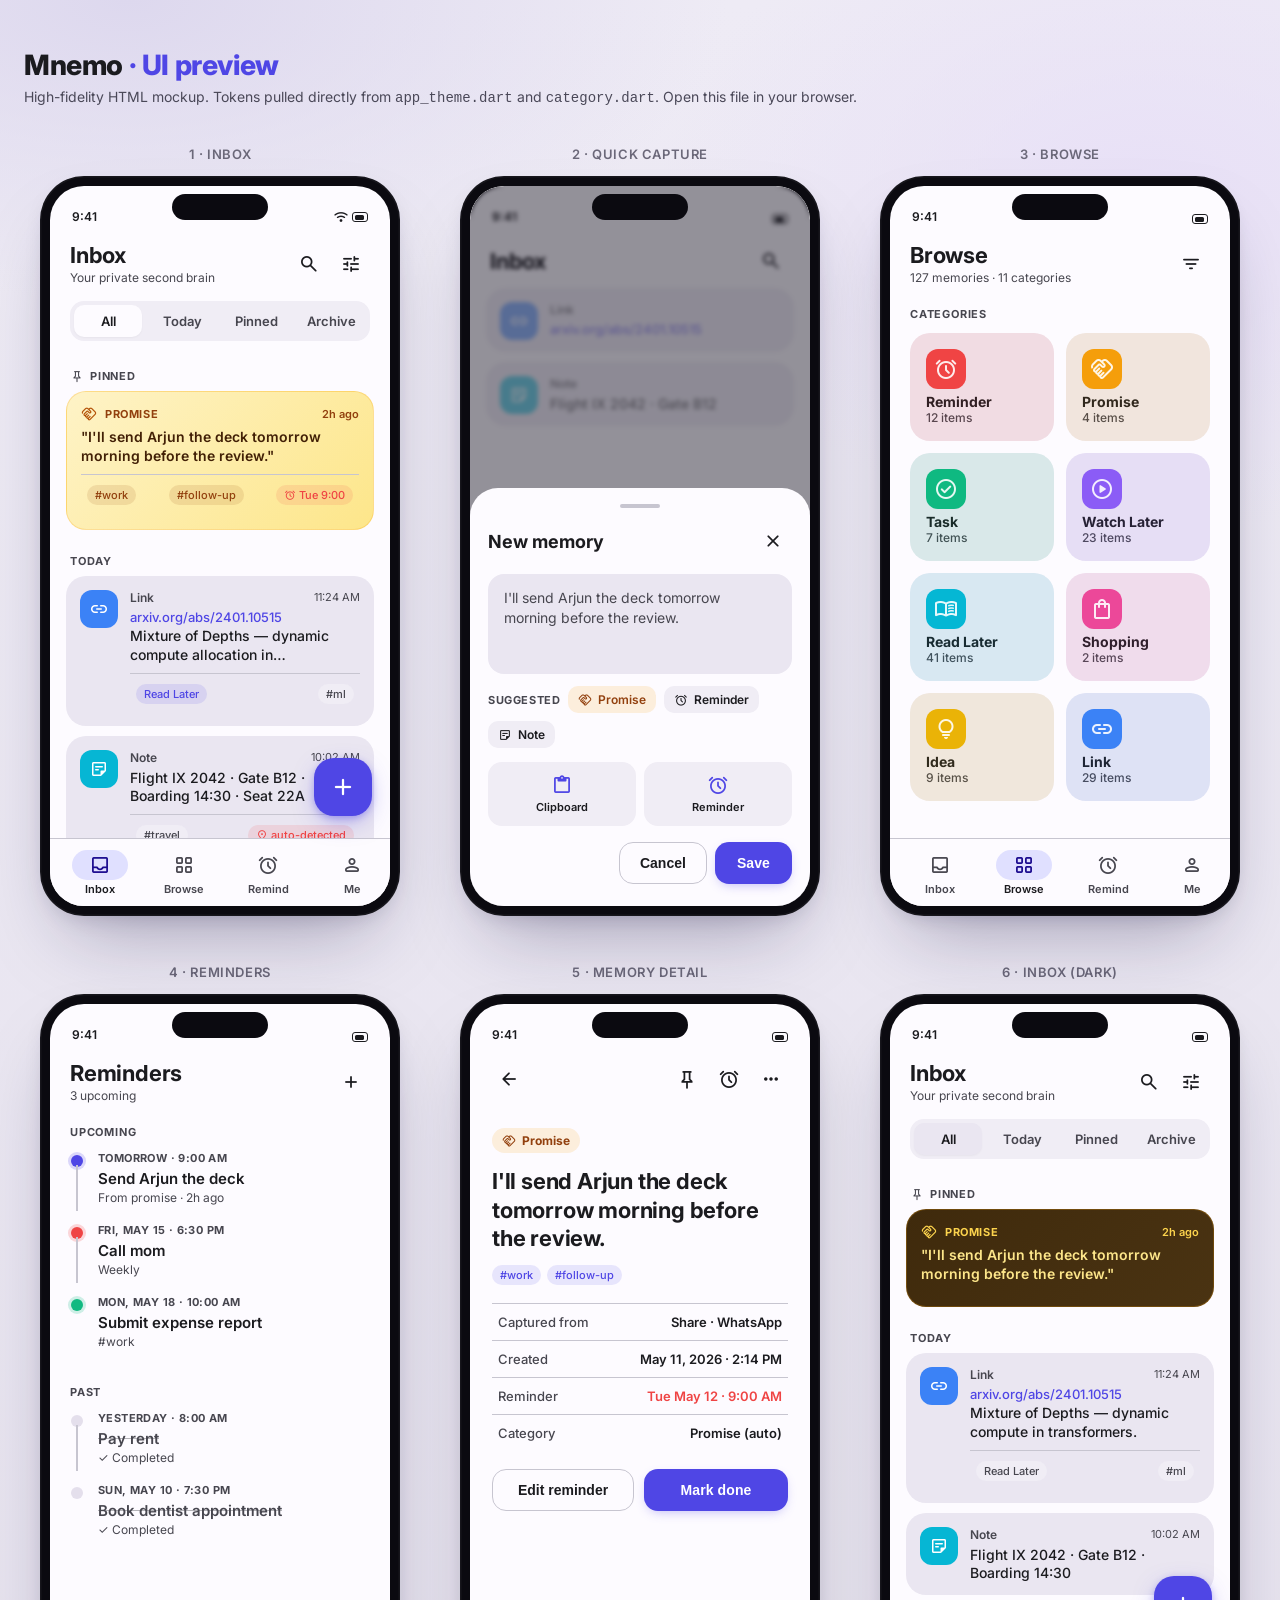
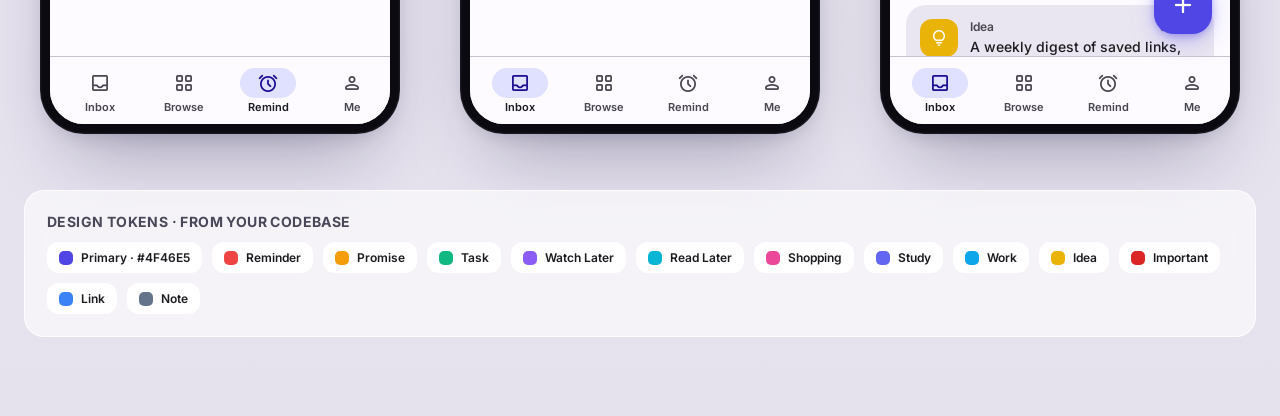
<file: docs/design/mnemo_ui.html>
<!doctype html>
<html lang="en">
<head>
<meta charset="utf-8" />
<meta name="viewport" content="width=device-width,initial-scale=1" />
<title>Mnemo — UI Preview</title>
<link rel="preconnect" href="https://fonts.googleapis.com">
<link rel="preconnect" href="https://fonts.gstatic.com" crossorigin>
<link href="https://fonts.googleapis.com/css2?family=Inter:wght@400;500;600;700;800&display=swap" rel="stylesheet">
<link href="https://fonts.googleapis.com/icon?family=Material+Symbols+Rounded:opsz,wght,FILL,GRAD@24,500,1,0" rel="stylesheet" />
<style>
  /* --- Tokens mirror lib/core/theme/app_theme.dart & category.dart --- */
  :root{
    --seed:#4F46E5;
    --primary:#4F46E5;
    --on-primary:#ffffff;
    --primary-container:#E0E0FF;
    --on-primary-container:#1A0A8F;

    --surface:#FDFBFF;
    --surface-dim:#F4F2F7;
    --surface-container:#F0EDF5;
    --surface-container-high:#EAE6F1;
    --surface-container-highest:#E4DFEC;
    --on-surface:#1B1B1F;
    --on-surface-variant:#47464F;
    --outline-variant:#C7C5D0;

    --cat-reminder:#EF4444;
    --cat-promise:#F59E0B;
    --cat-task:#10B981;
    --cat-watch:#8B5CF6;
    --cat-read:#06B6D4;
    --cat-shop:#EC4899;
    --cat-study:#6366F1;
    --cat-work:#0EA5E9;
    --cat-idea:#EAB308;
    --cat-important:#DC2626;
    --cat-link:#3B82F6;
    --cat-note:#64748B;

    /* Radii from theme */
    --r-card:20px;
    --r-input:16px;
    --r-btn:14px;
    --r-chip:10px;
  }

  *{box-sizing:border-box}
  html,body{margin:0;padding:0;font-family:'Inter',system-ui,-apple-system,sans-serif;background:#E9E6F0;color:#1B1B1F;-webkit-font-smoothing:antialiased}
  .page{
    min-height:100vh;
    padding:48px 24px 80px;
    background:
      radial-gradient(1000px 500px at 10% 0%, #DDD8EE 0%, transparent 60%),
      radial-gradient(900px 600px at 90% 10%, #E8E0F7 0%, transparent 55%),
      linear-gradient(180deg,#EEEBF5,#E5E1ED);
  }
  .page header{max-width:1400px;margin:0 auto 40px}
  .page h1{font-size:28px;font-weight:800;letter-spacing:-0.4px;margin:0 0 6px}
  .page h1 span{color:var(--primary)}
  .page p{margin:0;color:#4A4858;font-size:14px}

  .gallery{
    display:grid;
    grid-template-columns:repeat(auto-fit,minmax(360px,1fr));
    gap:48px 28px;
    max-width:1400px;margin:0 auto;
    justify-items:center;
  }
  .screen-wrap{display:flex;flex-direction:column;align-items:center;gap:14px}
  .screen-wrap h2{margin:0;font-size:13px;font-weight:600;letter-spacing:0.6px;text-transform:uppercase;color:#6B6879}

  /* Phone frame */
  .phone{
    width:360px;height:740px;
    background:#0B0A10;
    border-radius:44px;
    padding:10px;
    box-shadow:
      0 40px 80px -30px rgba(20,15,60,0.35),
      0 8px 24px -12px rgba(20,15,60,0.25),
      inset 0 0 0 1.5px rgba(255,255,255,0.05);
    position:relative;
  }
  .phone::before{
    content:"";position:absolute;top:18px;left:50%;transform:translateX(-50%);
    width:96px;height:26px;background:#0B0A10;border-radius:16px;z-index:20;
  }
  .phone .screen{
    width:100%;height:100%;
    background:var(--surface);
    border-radius:34px;
    overflow:hidden;
    position:relative;
    display:flex;flex-direction:column;
  }
  .status{
    height:44px;padding:0 22px;display:flex;align-items:flex-end;justify-content:space-between;
    padding-bottom:6px;font-size:12px;font-weight:600;color:var(--on-surface);
  }
  .status .dots{display:flex;gap:4px;align-items:center}
  .status .dots .bar{width:16px;height:10px;border:1.5px solid var(--on-surface);border-radius:3px;position:relative}
  .status .dots .bar::after{content:"";position:absolute;inset:1.5px;background:var(--on-surface);border-radius:1.5px;width:70%}

  /* Generic building blocks */
  .app-bar{
    padding:12px 20px 8px;display:flex;align-items:center;justify-content:space-between;
  }
  .app-bar .title{font-size:22px;font-weight:700;letter-spacing:-0.2px}
  .app-bar .subtitle{font-size:12px;color:var(--on-surface-variant);margin-top:2px}
  .icon-btn{
    width:38px;height:38px;border-radius:12px;display:grid;place-items:center;
    color:var(--on-surface);cursor:pointer;
  }
  .icon-btn:hover{background:var(--surface-container-high)}
  .icon-btn .material-symbols-rounded{font-size:22px}
  .actions{display:flex;gap:4px}

  .body{flex:1;overflow:hidden;padding:0 16px 12px;position:relative}

  /* Segmented tabs */
  .segment{
    display:flex;gap:6px;padding:4px;background:var(--surface-container);
    border-radius:14px;margin:8px 4px 14px;
  }
  .segment div{
    flex:1;text-align:center;padding:8px 10px;font-size:13px;font-weight:600;
    color:var(--on-surface-variant);border-radius:10px;cursor:pointer;
  }
  .segment div.active{background:var(--surface);color:var(--on-surface);box-shadow:0 1px 2px rgba(0,0,0,0.04)}

  .section-label{
    font-size:11px;font-weight:700;letter-spacing:0.8px;text-transform:uppercase;
    color:var(--on-surface-variant);padding:14px 4px 8px;display:flex;align-items:center;gap:6px;
  }
  .section-label .material-symbols-rounded{font-size:14px}

  /* Memory card */
  .card{
    background:var(--surface-container-high);
    border-radius:var(--r-card);
    padding:14px 14px 12px;
    margin-bottom:10px;
    display:flex;gap:12px;
  }
  .card .badge{
    width:38px;height:38px;border-radius:12px;display:grid;place-items:center;
    flex-shrink:0;color:#fff;
  }
  .card .badge .material-symbols-rounded{font-size:20px}
  .card .body-col{flex:1;min-width:0}
  .card .top{display:flex;align-items:center;justify-content:space-between;gap:8px;margin-bottom:4px}
  .card .label{font-size:12px;font-weight:600;color:var(--on-surface-variant)}
  .card .time{font-size:11px;color:var(--on-surface-variant);white-space:nowrap}
  .card .text{font-size:14px;font-weight:500;color:var(--on-surface);line-height:1.35;
    display:-webkit-box;-webkit-line-clamp:2;-webkit-box-orient:vertical;overflow:hidden}
  .card .url{font-size:13px;color:var(--primary);font-weight:500;margin-bottom:2px;word-break:break-all}
  .card .meta-row{display:flex;gap:6px;flex-wrap:wrap;margin-top:8px;align-items:center}

  .tag{
    font-size:11px;font-weight:500;padding:3px 8px;border-radius:var(--r-chip);
    background:var(--surface-container);color:var(--on-surface-variant);
  }
  .tag.accent{background:color-mix(in srgb, var(--primary) 12%, transparent);color:var(--primary)}
  .tag.bell{background:color-mix(in srgb, var(--cat-reminder) 12%, transparent);color:var(--cat-reminder);display:inline-flex;align-items:center;gap:3px}
  .tag.bell .material-symbols-rounded{font-size:12px}

  .thumb{
    width:56px;height:56px;border-radius:14px;background:
      linear-gradient(135deg,#C7D2FE,#E0E7FF);
    display:grid;place-items:center;color:#4338CA;flex-shrink:0;
  }
  .thumb .material-symbols-rounded{font-size:26px}

  /* Pinned strip */
  .pinned-card{
    background:linear-gradient(135deg,#FEF3C7,#FDE68A);
    border-radius:var(--r-card);padding:14px;margin-bottom:10px;
    border:1px solid rgba(245,158,11,0.25);
  }
  .pinned-card .top{display:flex;align-items:center;gap:8px;margin-bottom:6px}
  .pinned-card .top .material-symbols-rounded{font-size:16px;color:#B45309}
  .pinned-card .label{font-size:11px;font-weight:700;letter-spacing:0.6px;text-transform:uppercase;color:#92400E}
  .pinned-card .text{font-size:14px;font-weight:600;color:#422006;line-height:1.35;margin-bottom:8px}

  /* FAB */
  .fab{
    position:absolute;right:18px;bottom:90px;
    width:58px;height:58px;border-radius:20px;
    background:var(--primary);color:var(--on-primary);
    display:grid;place-items:center;
    box-shadow:0 8px 24px -6px rgba(79,70,229,0.5), 0 2px 6px rgba(79,70,229,0.3);
  }
  .fab .material-symbols-rounded{font-size:28px}

  /* Bottom nav */
  .nav{
    height:68px;background:var(--surface);
    border-top:1px solid var(--outline-variant);
    display:flex;align-items:center;justify-content:space-around;
    padding:0 8px;
  }
  .nav .tab{display:flex;flex-direction:column;align-items:center;gap:2px;font-size:11px;font-weight:600;color:var(--on-surface-variant);padding:6px 14px;border-radius:14px;cursor:pointer}
  .nav .tab .pill{width:56px;height:30px;border-radius:16px;display:grid;place-items:center;background:transparent;color:var(--on-surface-variant)}
  .nav .tab.active .pill{background:var(--primary-container);color:var(--on-primary-container)}
  .nav .tab.active{color:var(--on-surface)}
  .nav .tab .material-symbols-rounded{font-size:22px}

  /* Category grid */
  .cat-grid{display:grid;grid-template-columns:1fr 1fr;gap:12px;padding:4px}
  .cat-tile{
    border-radius:var(--r-card);padding:16px;
    position:relative;overflow:hidden;min-height:108px;display:flex;flex-direction:column;justify-content:space-between;
  }
  .cat-tile .icon{width:40px;height:40px;border-radius:12px;display:grid;place-items:center;color:#fff}
  .cat-tile .name{font-size:14px;font-weight:700;color:var(--on-surface)}
  .cat-tile .count{font-size:12px;color:var(--on-surface-variant);font-weight:500}
  .cat-tile::before{content:"";position:absolute;inset:0;opacity:0.10;background:var(--tint)}
  .cat-tile{background:var(--surface-container)}

  /* Reminders timeline */
  .timeline{padding:4px}
  .t-row{display:flex;gap:14px;position:relative;padding-bottom:18px}
  .t-row .rail{position:relative;width:14px;display:flex;justify-content:center}
  .t-row .rail::before{content:"";position:absolute;top:14px;bottom:-6px;left:50%;width:2px;background:var(--outline-variant);transform:translateX(-50%)}
  .t-row:last-child .rail::before{display:none}
  .t-row .dot{width:12px;height:12px;border-radius:50%;margin-top:4px;background:var(--primary);box-shadow:0 0 0 3px color-mix(in srgb, var(--primary) 20%, transparent)}
  .t-row.past .dot{background:var(--surface-container-highest);box-shadow:none}
  .t-row .when{font-size:11px;font-weight:700;letter-spacing:0.4px;text-transform:uppercase;color:var(--on-surface-variant);margin-bottom:4px}
  .t-row .what{font-size:15px;font-weight:600;color:var(--on-surface)}
  .t-row .sub{font-size:12px;color:var(--on-surface-variant);margin-top:2px}
  .t-row.past .what{color:var(--on-surface-variant);text-decoration:line-through;text-decoration-color:color-mix(in srgb, var(--on-surface-variant) 40%, transparent)}

  /* Capture sheet */
  .sheet{
    position:absolute;inset:0;background:rgba(18,16,30,0.45);backdrop-filter:blur(2px);
    display:flex;flex-direction:column;justify-content:flex-end;border-radius:34px;overflow:hidden;
  }
  .sheet-body{
    background:var(--surface);border-radius:28px 28px 0 0;padding:10px 18px 22px;
  }
  .grip{width:40px;height:4px;border-radius:2px;background:var(--outline-variant);margin:6px auto 14px}
  .sheet-head{display:flex;align-items:center;justify-content:space-between;margin-bottom:14px}
  .sheet-head .t{font-size:18px;font-weight:700}
  .textbox{
    background:var(--surface-container-high);border-radius:var(--r-input);padding:14px 16px;
    min-height:100px;font-size:14px;color:var(--on-surface-variant);line-height:1.45;
  }
  .suggested{margin-top:12px;display:flex;align-items:center;gap:8px;flex-wrap:wrap}
  .suggested .label{font-size:11px;font-weight:700;letter-spacing:0.6px;text-transform:uppercase;color:var(--on-surface-variant)}
  .chip{
    display:inline-flex;align-items:center;gap:6px;padding:6px 10px;
    background:var(--surface-container);border-radius:var(--r-chip);
    font-size:12px;font-weight:600;color:var(--on-surface);
  }
  .chip.glow{background:color-mix(in srgb, var(--cat-promise) 14%, transparent);color:#92400E}
  .chip .material-symbols-rounded{font-size:14px}
  .sources{display:flex;gap:8px;margin-top:14px}
  .source{
    flex:1;background:var(--surface-container);border-radius:14px;padding:12px 8px;
    display:flex;flex-direction:column;align-items:center;gap:4px;font-size:11px;font-weight:600;color:var(--on-surface)
  }
  .source .material-symbols-rounded{font-size:22px;color:var(--primary)}
  .sheet-cta{display:flex;justify-content:flex-end;margin-top:16px}
  .btn-primary{
    background:var(--primary);color:var(--on-primary);border:none;border-radius:var(--r-btn);
    padding:12px 22px;font-weight:600;font-size:14px;letter-spacing:0.1px;cursor:pointer;
    box-shadow:0 4px 12px -4px rgba(79,70,229,0.4);
  }
  .btn-ghost{
    background:transparent;border:1px solid var(--outline-variant);border-radius:var(--r-btn);
    padding:12px 20px;font-weight:600;font-size:14px;color:var(--on-surface);cursor:pointer;
  }

  /* Detail screen */
  .detail-hero{padding:14px 6px 0}
  .cat-pill{
    display:inline-flex;align-items:center;gap:6px;padding:5px 10px;border-radius:999px;
    background:color-mix(in srgb, var(--cat-promise) 14%, transparent);color:#92400E;
    font-size:12px;font-weight:700;
  }
  .cat-pill .material-symbols-rounded{font-size:14px}
  .detail-body{font-size:22px;font-weight:700;letter-spacing:-0.2px;line-height:1.3;margin:14px 6px 12px}
  .detail-tags{display:flex;gap:6px;padding:0 6px;margin-bottom:18px;flex-wrap:wrap}
  .meta-row{display:flex;justify-content:space-between;padding:10px 6px;border-top:1px solid var(--outline-variant);font-size:13px}
  .meta-row .k{color:var(--on-surface-variant);font-weight:500}
  .meta-row .v{color:var(--on-surface);font-weight:600}
  .detail-cta{display:flex;gap:10px;margin-top:18px}
  .detail-cta button{flex:1}

  /* --- Dark variant --- */
  .dark .screen{
    --surface:#121117;
    --surface-dim:#0D0C12;
    --surface-container:#1B1A22;
    --surface-container-high:#22212B;
    --surface-container-highest:#2B2A35;
    --on-surface:#E6E1F0;
    --on-surface-variant:#A7A2B4;
    --outline-variant:#2E2D38;
    --primary-container:#312E81;
    --on-primary-container:#E0E7FF;
    background:var(--surface);color:var(--on-surface);
  }
  .dark .status, .dark .app-bar .title, .dark .card .text, .dark .cat-tile .name,
  .dark .t-row .what, .dark .sheet-head .t, .dark .detail-body{color:var(--on-surface)}
  .dark .section-label, .dark .card .label, .dark .card .time, .dark .cat-tile .count,
  .dark .t-row .when, .dark .t-row .sub, .dark .app-bar .subtitle{color:var(--on-surface-variant)}
  .dark .icon-btn{color:var(--on-surface)}
  .dark .segment div{color:var(--on-surface-variant)}
  .dark .segment div.active{background:var(--surface-container-high);color:var(--on-surface)}
  .dark .tag{background:var(--surface-container);color:var(--on-surface-variant)}
  .dark .pinned-card{background:linear-gradient(135deg,#3F2A0C,#4A3312);border-color:rgba(245,158,11,0.25)}
  .dark .pinned-card .text{color:#FDE68A}
  .dark .pinned-card .label{color:#FCD34D}
  .dark .pinned-card .top .material-symbols-rounded{color:#FCD34D}
  .dark .thumb{background:linear-gradient(135deg,#312E81,#4338CA);color:#C7D2FE}

  .legend{max-width:1400px;margin:56px auto 0;padding:22px;background:rgba(255,255,255,0.6);border-radius:20px;backdrop-filter:blur(12px);border:1px solid rgba(255,255,255,0.8)}
  .legend h3{margin:0 0 12px;font-size:14px;letter-spacing:0.4px;text-transform:uppercase;color:#4A4858}
  .swatches{display:flex;flex-wrap:wrap;gap:10px}
  .sw{display:flex;align-items:center;gap:8px;background:#fff;border-radius:12px;padding:8px 12px;font-size:12px;font-weight:600}
  .sw .dot{width:14px;height:14px;border-radius:5px}
</style>
</head>
<body>
<div class="page">
  <header>
    <h1>Mnemo <span>· UI preview</span></h1>
    <p>High-fidelity HTML mockup. Tokens pulled directly from <code>app_theme.dart</code> and <code>category.dart</code>. Open this file in your browser.</p>
  </header>

  <div class="gallery">

    <!-- ============ 1. INBOX (light) ============ -->
    <div class="screen-wrap">
      <h2>1 · Inbox</h2>
      <div class="phone"><div class="screen">
        <div class="status"><span>9:41</span><div class="dots"><span class="material-symbols-rounded" style="font-size:14px">wifi</span><span class="bar"></span></div></div>
        <div class="app-bar">
          <div>
            <div class="title">Inbox</div>
            <div class="subtitle">Your private second brain</div>
          </div>
          <div class="actions">
            <div class="icon-btn"><span class="material-symbols-rounded">search</span></div>
            <div class="icon-btn"><span class="material-symbols-rounded">tune</span></div>
          </div>
        </div>
        <div class="body" style="overflow-y:auto">
          <div class="segment">
            <div class="active">All</div>
            <div>Today</div>
            <div>Pinned</div>
            <div>Archive</div>
          </div>

          <div class="section-label"><span class="material-symbols-rounded">push_pin</span>Pinned</div>
          <div class="pinned-card">
            <div class="top">
              <span class="material-symbols-rounded">handshake</span>
              <span class="label">Promise</span>
              <span style="margin-left:auto;font-size:11px;color:#92400E;font-weight:600">2h ago</span>
            </div>
            <div class="text">"I'll send Arjun the deck tomorrow morning before the review."</div>
            <div class="meta-row">
              <span class="tag" style="background:rgba(146,64,14,0.12);color:#92400E">#work</span>
              <span class="tag" style="background:rgba(146,64,14,0.12);color:#92400E">#follow-up</span>
              <span class="tag bell"><span class="material-symbols-rounded">alarm</span>Tue 9:00</span>
            </div>
          </div>

          <div class="section-label">Today</div>
          <div class="card">
            <div class="badge" style="background:var(--cat-link)"><span class="material-symbols-rounded">link</span></div>
            <div class="body-col">
              <div class="top"><span class="label">Link</span><span class="time">11:24 AM</span></div>
              <div class="url">arxiv.org/abs/2401.10515</div>
              <div class="text">Mixture of Depths — dynamic compute allocation in transformers.</div>
              <div class="meta-row">
                <span class="tag accent">Read Later</span>
                <span class="tag">#ml</span>
              </div>
            </div>
          </div>

          <div class="card">
            <div class="badge" style="background:#06B6D4"><span class="material-symbols-rounded">sticky_note_2</span></div>
            <div class="body-col">
              <div class="top"><span class="label">Note</span><span class="time">10:02 AM</span></div>
              <div class="text">Flight IX 2042 · Gate B12 · Boarding 14:30 · Seat 22A</div>
              <div class="meta-row">
                <span class="tag">#travel</span>
                <span class="tag bell"><span class="material-symbols-rounded">location_on</span>auto-detected</span>
              </div>
            </div>
          </div>

          <div class="section-label">Yesterday</div>
          <div class="card">
            <div class="badge" style="background:var(--cat-shop)"><span class="material-symbols-rounded">shopping_bag</span></div>
            <div class="body-col">
              <div class="top"><span class="label">Shopping</span><span class="time">9:41 PM</span></div>
              <div class="text">milk, eggs, olive oil, coffee, sourdough</div>
            </div>
          </div>

          <div class="card">
            <div class="badge" style="background:var(--cat-idea)"><span class="material-symbols-rounded">lightbulb</span></div>
            <div class="body-col">
              <div class="top"><span class="label">Idea</span><span class="time">8:17 PM</span></div>
              <div class="text">A weekly digest of saved links, generated entirely on-device.</div>
            </div>
          </div>
        </div>

        <div class="fab"><span class="material-symbols-rounded">add</span></div>

        <div class="nav">
          <div class="tab active"><div class="pill"><span class="material-symbols-rounded">inbox</span></div>Inbox</div>
          <div class="tab"><div class="pill"><span class="material-symbols-rounded">grid_view</span></div>Browse</div>
          <div class="tab"><div class="pill"><span class="material-symbols-rounded">alarm</span></div>Remind</div>
          <div class="tab"><div class="pill"><span class="material-symbols-rounded">person</span></div>Me</div>
        </div>
      </div></div>
    </div>

    <!-- ============ 2. QUICK CAPTURE SHEET ============ -->
    <div class="screen-wrap">
      <h2>2 · Quick Capture</h2>
      <div class="phone"><div class="screen">
        <div class="status"><span>9:41</span><div class="dots"><span class="bar"></span></div></div>
        <div class="app-bar">
          <div><div class="title">Inbox</div></div>
          <div class="actions">
            <div class="icon-btn"><span class="material-symbols-rounded">search</span></div>
          </div>
        </div>
        <div class="body" style="opacity:0.55;pointer-events:none">
          <div class="card"><div class="badge" style="background:var(--cat-link)"><span class="material-symbols-rounded">link</span></div><div class="body-col"><div class="top"><span class="label">Link</span></div><div class="url">arxiv.org/abs/2401.10515</div></div></div>
          <div class="card"><div class="badge" style="background:#06B6D4"><span class="material-symbols-rounded">sticky_note_2</span></div><div class="body-col"><div class="top"><span class="label">Note</span></div><div class="text">Flight IX 2042 · Gate B12</div></div></div>
        </div>

        <div class="sheet">
          <div class="sheet-body">
            <div class="grip"></div>
            <div class="sheet-head">
              <div class="t">New memory</div>
              <div class="icon-btn"><span class="material-symbols-rounded">close</span></div>
            </div>
            <div class="textbox">I'll send Arjun the deck tomorrow morning before the review.</div>

            <div class="suggested">
              <div class="label">Suggested</div>
              <div class="chip glow"><span class="material-symbols-rounded">handshake</span>Promise</div>
              <div class="chip"><span class="material-symbols-rounded">alarm</span>Reminder</div>
              <div class="chip"><span class="material-symbols-rounded">sticky_note_2</span>Note</div>
            </div>

            <div class="sources">
              <div class="source"><span class="material-symbols-rounded">content_paste</span>Clipboard</div>
              <div class="source"><span class="material-symbols-rounded">alarm</span>Reminder</div>
            </div>

            <div class="sheet-cta">
              <button class="btn-ghost" style="margin-right:8px">Cancel</button>
              <button class="btn-primary">Save</button>
            </div>
          </div>
        </div>
      </div></div>
    </div>

    <!-- ============ 3. BROWSE / CATEGORIES ============ -->
    <div class="screen-wrap">
      <h2>3 · Browse</h2>
      <div class="phone"><div class="screen">
        <div class="status"><span>9:41</span><div class="dots"><span class="bar"></span></div></div>
        <div class="app-bar">
          <div><div class="title">Browse</div><div class="subtitle">127 memories · 11 categories</div></div>
          <div class="actions"><div class="icon-btn"><span class="material-symbols-rounded">filter_list</span></div></div>
        </div>
        <div class="body" style="overflow-y:auto">
          <div class="section-label">Categories</div>
          <div class="cat-grid">
            <div class="cat-tile" style="--tint:var(--cat-reminder)"><div class="icon" style="background:var(--cat-reminder)"><span class="material-symbols-rounded">alarm</span></div><div><div class="name">Reminder</div><div class="count">12 items</div></div></div>
            <div class="cat-tile" style="--tint:var(--cat-promise)"><div class="icon" style="background:var(--cat-promise)"><span class="material-symbols-rounded">handshake</span></div><div><div class="name">Promise</div><div class="count">4 items</div></div></div>
            <div class="cat-tile" style="--tint:var(--cat-task)"><div class="icon" style="background:var(--cat-task)"><span class="material-symbols-rounded">check_circle</span></div><div><div class="name">Task</div><div class="count">7 items</div></div></div>
            <div class="cat-tile" style="--tint:var(--cat-watch)"><div class="icon" style="background:var(--cat-watch)"><span class="material-symbols-rounded">play_circle</span></div><div><div class="name">Watch Later</div><div class="count">23 items</div></div></div>
            <div class="cat-tile" style="--tint:var(--cat-read)"><div class="icon" style="background:var(--cat-read)"><span class="material-symbols-rounded">menu_book</span></div><div><div class="name">Read Later</div><div class="count">41 items</div></div></div>
            <div class="cat-tile" style="--tint:var(--cat-shop)"><div class="icon" style="background:var(--cat-shop)"><span class="material-symbols-rounded">shopping_bag</span></div><div><div class="name">Shopping</div><div class="count">2 items</div></div></div>
            <div class="cat-tile" style="--tint:var(--cat-idea)"><div class="icon" style="background:var(--cat-idea)"><span class="material-symbols-rounded">lightbulb</span></div><div><div class="name">Idea</div><div class="count">9 items</div></div></div>
            <div class="cat-tile" style="--tint:var(--cat-link)"><div class="icon" style="background:var(--cat-link)"><span class="material-symbols-rounded">link</span></div><div><div class="name">Link</div><div class="count">29 items</div></div></div>
          </div>
        </div>

        <div class="nav">
          <div class="tab"><div class="pill"><span class="material-symbols-rounded">inbox</span></div>Inbox</div>
          <div class="tab active"><div class="pill"><span class="material-symbols-rounded">grid_view</span></div>Browse</div>
          <div class="tab"><div class="pill"><span class="material-symbols-rounded">alarm</span></div>Remind</div>
          <div class="tab"><div class="pill"><span class="material-symbols-rounded">person</span></div>Me</div>
        </div>
      </div></div>
    </div>

    <!-- ============ 4. REMINDERS ============ -->
    <div class="screen-wrap">
      <h2>4 · Reminders</h2>
      <div class="phone"><div class="screen">
        <div class="status"><span>9:41</span><div class="dots"><span class="bar"></span></div></div>
        <div class="app-bar">
          <div><div class="title">Reminders</div><div class="subtitle">3 upcoming</div></div>
          <div class="actions"><div class="icon-btn"><span class="material-symbols-rounded">add</span></div></div>
        </div>
        <div class="body" style="overflow-y:auto">
          <div class="section-label">Upcoming</div>
          <div class="timeline">
            <div class="t-row">
              <div class="rail"><div class="dot"></div></div>
              <div>
                <div class="when">Tomorrow · 9:00 AM</div>
                <div class="what">Send Arjun the deck</div>
                <div class="sub">From promise · 2h ago</div>
              </div>
            </div>
            <div class="t-row">
              <div class="rail"><div class="dot" style="background:var(--cat-reminder);box-shadow:0 0 0 3px color-mix(in srgb,var(--cat-reminder) 20%,transparent)"></div></div>
              <div>
                <div class="when">Fri, May 15 · 6:30 PM</div>
                <div class="what">Call mom</div>
                <div class="sub">Weekly</div>
              </div>
            </div>
            <div class="t-row">
              <div class="rail"><div class="dot" style="background:var(--cat-task);box-shadow:0 0 0 3px color-mix(in srgb,var(--cat-task) 20%,transparent)"></div></div>
              <div>
                <div class="when">Mon, May 18 · 10:00 AM</div>
                <div class="what">Submit expense report</div>
                <div class="sub">#work</div>
              </div>
            </div>
          </div>

          <div class="section-label">Past</div>
          <div class="timeline">
            <div class="t-row past">
              <div class="rail"><div class="dot"></div></div>
              <div>
                <div class="when">Yesterday · 8:00 AM</div>
                <div class="what">Pay rent</div>
                <div class="sub">✓ Completed</div>
              </div>
            </div>
            <div class="t-row past">
              <div class="rail"><div class="dot"></div></div>
              <div>
                <div class="when">Sun, May 10 · 7:30 PM</div>
                <div class="what">Book dentist appointment</div>
                <div class="sub">✓ Completed</div>
              </div>
            </div>
          </div>
        </div>

        <div class="nav">
          <div class="tab"><div class="pill"><span class="material-symbols-rounded">inbox</span></div>Inbox</div>
          <div class="tab"><div class="pill"><span class="material-symbols-rounded">grid_view</span></div>Browse</div>
          <div class="tab active"><div class="pill"><span class="material-symbols-rounded">alarm</span></div>Remind</div>
          <div class="tab"><div class="pill"><span class="material-symbols-rounded">person</span></div>Me</div>
        </div>
      </div></div>
    </div>

    <!-- ============ 5. MEMORY DETAIL ============ -->
    <div class="screen-wrap">
      <h2>5 · Memory Detail</h2>
      <div class="phone"><div class="screen">
        <div class="status"><span>9:41</span><div class="dots"><span class="bar"></span></div></div>
        <div class="app-bar">
          <div class="icon-btn"><span class="material-symbols-rounded">arrow_back</span></div>
          <div class="actions">
            <div class="icon-btn"><span class="material-symbols-rounded">push_pin</span></div>
            <div class="icon-btn"><span class="material-symbols-rounded">alarm</span></div>
            <div class="icon-btn"><span class="material-symbols-rounded">more_horiz</span></div>
          </div>
        </div>
        <div class="body" style="overflow-y:auto;padding-top:8px">
          <div class="detail-hero">
            <span class="cat-pill"><span class="material-symbols-rounded">handshake</span>Promise</span>
          </div>
          <div class="detail-body">I'll send Arjun the deck tomorrow morning before the review.</div>
          <div class="detail-tags">
            <span class="tag accent">#work</span>
            <span class="tag accent">#follow-up</span>
          </div>

          <div style="padding:0 6px">
            <div class="meta-row"><span class="k">Captured from</span><span class="v">Share · WhatsApp</span></div>
            <div class="meta-row"><span class="k">Created</span><span class="v">May 11, 2026 · 2:14 PM</span></div>
            <div class="meta-row"><span class="k">Reminder</span><span class="v" style="color:var(--cat-reminder)">Tue May 12 · 9:00 AM</span></div>
            <div class="meta-row"><span class="k">Category</span><span class="v">Promise (auto)</span></div>
          </div>

          <div class="detail-cta" style="padding:0 6px">
            <button class="btn-ghost">Edit reminder</button>
            <button class="btn-primary">Mark done</button>
          </div>
        </div>

        <div class="nav">
          <div class="tab active"><div class="pill"><span class="material-symbols-rounded">inbox</span></div>Inbox</div>
          <div class="tab"><div class="pill"><span class="material-symbols-rounded">grid_view</span></div>Browse</div>
          <div class="tab"><div class="pill"><span class="material-symbols-rounded">alarm</span></div>Remind</div>
          <div class="tab"><div class="pill"><span class="material-symbols-rounded">person</span></div>Me</div>
        </div>
      </div></div>
    </div>

    <!-- ============ 6. DARK MODE ============ -->
    <div class="screen-wrap">
      <h2>6 · Inbox (Dark)</h2>
      <div class="phone"><div class="screen dark">
        <div class="status"><span>9:41</span><div class="dots"><span class="bar" style="border-color:var(--on-surface)"></span></div></div>
        <div class="app-bar">
          <div>
            <div class="title">Inbox</div>
            <div class="subtitle">Your private second brain</div>
          </div>
          <div class="actions">
            <div class="icon-btn"><span class="material-symbols-rounded">search</span></div>
            <div class="icon-btn"><span class="material-symbols-rounded">tune</span></div>
          </div>
        </div>
        <div class="body" style="overflow-y:auto">
          <div class="segment">
            <div class="active">All</div>
            <div>Today</div>
            <div>Pinned</div>
            <div>Archive</div>
          </div>

          <div class="section-label"><span class="material-symbols-rounded">push_pin</span>Pinned</div>
          <div class="pinned-card">
            <div class="top">
              <span class="material-symbols-rounded">handshake</span>
              <span class="label">Promise</span>
              <span style="margin-left:auto;font-size:11px;color:#FCD34D;font-weight:600">2h ago</span>
            </div>
            <div class="text">"I'll send Arjun the deck tomorrow morning before the review."</div>
          </div>

          <div class="section-label">Today</div>
          <div class="card">
            <div class="badge" style="background:var(--cat-link)"><span class="material-symbols-rounded">link</span></div>
            <div class="body-col">
              <div class="top"><span class="label">Link</span><span class="time">11:24 AM</span></div>
              <div class="url">arxiv.org/abs/2401.10515</div>
              <div class="text">Mixture of Depths — dynamic compute in transformers.</div>
              <div class="meta-row">
                <span class="tag accent">Read Later</span>
                <span class="tag">#ml</span>
              </div>
            </div>
          </div>

          <div class="card">
            <div class="badge" style="background:#06B6D4"><span class="material-symbols-rounded">sticky_note_2</span></div>
            <div class="body-col">
              <div class="top"><span class="label">Note</span><span class="time">10:02 AM</span></div>
              <div class="text">Flight IX 2042 · Gate B12 · Boarding 14:30</div>
            </div>
          </div>

          <div class="card">
            <div class="badge" style="background:var(--cat-idea)"><span class="material-symbols-rounded">lightbulb</span></div>
            <div class="body-col">
              <div class="top"><span class="label">Idea</span><span class="time">8:17 PM</span></div>
              <div class="text">A weekly digest of saved links, on-device only.</div>
            </div>
          </div>
        </div>

        <div class="fab"><span class="material-symbols-rounded">add</span></div>

        <div class="nav">
          <div class="tab active"><div class="pill"><span class="material-symbols-rounded">inbox</span></div>Inbox</div>
          <div class="tab"><div class="pill"><span class="material-symbols-rounded">grid_view</span></div>Browse</div>
          <div class="tab"><div class="pill"><span class="material-symbols-rounded">alarm</span></div>Remind</div>
          <div class="tab"><div class="pill"><span class="material-symbols-rounded">person</span></div>Me</div>
        </div>
      </div></div>
    </div>

  </div>

  <div class="legend">
    <h3>Design tokens · from your codebase</h3>
    <div class="swatches">
      <div class="sw"><span class="dot" style="background:#4F46E5"></span>Primary · #4F46E5</div>
      <div class="sw"><span class="dot" style="background:var(--cat-reminder)"></span>Reminder</div>
      <div class="sw"><span class="dot" style="background:var(--cat-promise)"></span>Promise</div>
      <div class="sw"><span class="dot" style="background:var(--cat-task)"></span>Task</div>
      <div class="sw"><span class="dot" style="background:var(--cat-watch)"></span>Watch Later</div>
      <div class="sw"><span class="dot" style="background:var(--cat-read)"></span>Read Later</div>
      <div class="sw"><span class="dot" style="background:var(--cat-shop)"></span>Shopping</div>
      <div class="sw"><span class="dot" style="background:var(--cat-study)"></span>Study</div>
      <div class="sw"><span class="dot" style="background:var(--cat-work)"></span>Work</div>
      <div class="sw"><span class="dot" style="background:var(--cat-idea)"></span>Idea</div>
      <div class="sw"><span class="dot" style="background:var(--cat-important)"></span>Important</div>
      <div class="sw"><span class="dot" style="background:var(--cat-link)"></span>Link</div>
      <div class="sw"><span class="dot" style="background:var(--cat-note)"></span>Note</div>
    </div>
  </div>
</div>
</body>
</html>
</file>
<file: docs/styles.css>
/* ============================================
   MNEMO LANDING · stylesheet
   Tokens mirror lib/core/theme/app_theme.dart
   ============================================ */

:root {
  /* Brand */
  --primary: #6366F1;
  --primary-2: #4F46E5;
  --primary-3: #A5B4FC;
  --accent: #EC4899;

  /* Surfaces */
  --bg: #0A0912;
  --bg-2: #0F0E1A;
  --surface: #15131F;
  --surface-2: #1C1A28;
  --surface-3: #252232;
  --border: rgba(255,255,255,0.08);
  --border-2: rgba(255,255,255,0.12);

  /* Ink */
  --ink: #EDEAF5;
  --ink-2: #B8B3C9;
  --ink-3: #7E7991;
  --ink-4: #55516A;

  /* Categories */
  --c-reminder: #EF4444;
  --c-promise: #F59E0B;
  --c-task: #10B981;
  --c-watch: #8B5CF6;
  --c-read: #06B6D4;
  --c-shop: #EC4899;
  --c-study: #6366F1;
  --c-work: #0EA5E9;
  --c-idea: #EAB308;
  --c-important: #DC2626;
  --c-link: #3B82F6;
  --c-note: #64748B;

  /* Radii */
  --r-sm: 10px;
  --r-md: 14px;
  --r-lg: 20px;
  --r-xl: 28px;

  --brand-grad: linear-gradient(135deg, #A5B4FC 0%, #818CF8 35%, #6366F1 65%, #EC4899 100%);
}

/* ============================================
   RESET + BASE
   ============================================ */
* { box-sizing: border-box; margin: 0; padding: 0; }
html { scroll-behavior: smooth; }
body {
  font-family: 'Inter', system-ui, -apple-system, sans-serif;
  background: var(--bg);
  color: var(--ink);
  line-height: 1.5;
  -webkit-font-smoothing: antialiased;
  overflow-x: hidden;
  min-height: 100vh;
}
a { text-decoration: none; color: inherit; }
button { font: inherit; cursor: pointer; border: none; background: none; color: inherit; }

.wrap { max-width: 1200px; margin: 0 auto; padding: 0 24px; position: relative; }

.kicker {
  display: inline-block;
  font-size: 12px;
  font-weight: 700;
  letter-spacing: 2px;
  text-transform: uppercase;
  color: var(--primary-3);
  padding: 6px 14px;
  background: rgba(99,102,241,0.08);
  border: 1px solid rgba(99,102,241,0.2);
  border-radius: 999px;
  margin-bottom: 20px;
}

.section-title {
  font-size: clamp(32px, 5vw, 56px);
  font-weight: 800;
  letter-spacing: -1.5px;
  line-height: 1.05;
  margin-bottom: 16px;
}
.section-title .grad {
  background: var(--brand-grad);
  -webkit-background-clip: text; background-clip: text;
  -webkit-text-fill-color: transparent;
}
.section-title .serif {
  font-family: 'Instrument Serif', serif;
  font-style: italic;
  font-weight: 400;
  letter-spacing: -0.5px;
  background: var(--brand-grad);
  -webkit-background-clip: text; background-clip: text;
  -webkit-text-fill-color: transparent;
}
.section-title .line-through {
  text-decoration: line-through;
  text-decoration-color: var(--c-reminder);
  text-decoration-thickness: 4px;
  color: var(--ink-3);
}

.section-sub {
  font-size: 18px;
  color: var(--ink-2);
  max-width: 600px;
  line-height: 1.55;
  margin-bottom: 40px;
}

/* ============================================
   BACKGROUND
   ============================================ */
.bg-grid {
  position: fixed; inset: 0; pointer-events: none; z-index: -3;
  background-image:
    linear-gradient(rgba(99,102,241,0.04) 1px, transparent 1px),
    linear-gradient(90deg, rgba(99,102,241,0.04) 1px, transparent 1px);
  background-size: 64px 64px;
  mask-image: radial-gradient(ellipse at center, black 0%, transparent 80%);
  -webkit-mask-image: radial-gradient(ellipse at center, black 0%, transparent 80%);
}
.bg-noise {
  position: fixed; inset: 0; pointer-events: none; z-index: -2;
  opacity: 0.4;
  background-image: url("data:image/svg+xml;utf8,<svg xmlns='http://www.w3.org/2000/svg' width='200' height='200'><filter id='n'><feTurbulence type='fractalNoise' baseFrequency='0.9' numOctaves='2' stitchTiles='stitch'/><feColorMatrix values='0 0 0 0 0 0 0 0 0 0 0 0 0 0 0 0 0 0 0.06 0'/></filter><rect width='100%25' height='100%25' filter='url(%23n)'/></svg>");
}
.bg-orb {
  position: fixed; border-radius: 50%; filter: blur(100px); pointer-events: none; z-index: -1;
  opacity: 0.35;
}
.orb-1 { top: -10%; left: -5%; width: 500px; height: 500px; background: radial-gradient(circle, #6366F1, transparent 70%); }
.orb-2 { top: 30%; right: -10%; width: 600px; height: 600px; background: radial-gradient(circle, #EC4899, transparent 70%); opacity: 0.2; }
.orb-3 { bottom: -10%; left: 30%; width: 500px; height: 500px; background: radial-gradient(circle, #A5B4FC, transparent 70%); opacity: 0.15; }

/* ============================================
   NAV
   ============================================ */
nav {
  position: fixed; top: 0; left: 0; right: 0; z-index: 100;
  padding: 14px 24px;
  backdrop-filter: blur(20px) saturate(150%);
  -webkit-backdrop-filter: blur(20px) saturate(150%);
  background: rgba(10,9,18,0.7);
  border-bottom: 1px solid var(--border);
}
.nav-inner {
  max-width: 1200px; margin: 0 auto;
  display: flex; align-items: center; justify-content: space-between; gap: 16px;
}
.brand { display: inline-flex; align-items: center; gap: 10px; }
.brand-mark { width: 32px; height: 32px; display: grid; place-items: center; }
.brand-mark svg { width: 100%; height: 100%; }
.brand-text { font-size: 18px; font-weight: 800; letter-spacing: -0.3px; }

.nav-links { display: flex; gap: 8px; }
.nav-links a {
  font-size: 14px; font-weight: 500; color: var(--ink-2);
  padding: 8px 14px; border-radius: 10px; transition: all 0.2s;
}
.nav-links a:hover { color: var(--ink); background: rgba(255,255,255,0.04); }

.nav-cta {
  display: inline-flex; align-items: center; gap: 7px;
  padding: 9px 16px; font-size: 13px; font-weight: 600;
  background: rgba(255,255,255,0.06); border: 1px solid var(--border-2);
  border-radius: 10px; color: var(--ink); transition: all 0.2s;
}
.nav-cta:hover { background: rgba(255,255,255,0.1); border-color: rgba(255,255,255,0.2); }

/* ============================================
   HERO
   ============================================ */
.hero { padding: 140px 24px 40px; position: relative; overflow: hidden; }
.hero-inner {
  max-width: 1200px; margin: 0 auto;
  display: grid; grid-template-columns: 1.1fr 1fr; gap: 40px; align-items: center;
}

.eyebrow {
  display: inline-flex; align-items: center; gap: 10px;
  padding: 8px 14px;
  background: rgba(16,185,129,0.08); border: 1px solid rgba(16,185,129,0.2);
  border-radius: 999px;
  font-size: 12px; font-weight: 600; letter-spacing: 0.3px;
  color: #6EE7B7; margin-bottom: 28px;
}
.dot-pulse {
  width: 8px; height: 8px; border-radius: 50%; background: #10B981;
  box-shadow: 0 0 0 0 rgba(16,185,129,0.6);
  animation: pulse 2s infinite;
}
@keyframes pulse {
  0%,100% { box-shadow: 0 0 0 0 rgba(16,185,129,0.6); }
  50% { box-shadow: 0 0 0 8px rgba(16,185,129,0); }
}

.hero-title {
  font-size: clamp(48px, 7vw, 88px);
  font-weight: 900; letter-spacing: -3px; line-height: 0.98;
  margin-bottom: 24px;
}
.hero-title .serif {
  font-family: 'Instrument Serif', serif;
  font-style: italic; font-weight: 400;
  letter-spacing: -1px;
  background: var(--brand-grad);
  -webkit-background-clip: text; background-clip: text;
  -webkit-text-fill-color: transparent;
}
.hero-title .accent-dot { color: var(--accent); }

.hero-sub {
  font-size: 19px; color: var(--ink-2); line-height: 1.55;
  max-width: 540px; margin-bottom: 36px;
}

.hero-ctas { display: flex; gap: 12px; flex-wrap: wrap; }

.btn {
  display: inline-flex; align-items: center; gap: 10px;
  padding: 14px 24px; border-radius: 14px;
  font-size: 15px; font-weight: 700; letter-spacing: -0.1px;
  transition: all 0.2s ease; white-space: nowrap;
}
.btn-primary {
  background: var(--brand-grad); background-size: 200% 100%;
  color: #fff;
  box-shadow: 0 10px 40px -10px rgba(99,102,241,0.6), 0 0 0 1px rgba(255,255,255,0.08) inset;
}
.btn-primary:hover {
  transform: translateY(-2px);
  background-position: 100% 0;
  box-shadow: 0 14px 50px -10px rgba(99,102,241,0.8), 0 0 0 1px rgba(255,255,255,0.12) inset;
}
.btn-primary .material-symbols-rounded { font-size: 20px; }
.btn-ver {
  font-size: 11px; font-weight: 700; padding: 3px 7px;
  background: rgba(0,0,0,0.25); border-radius: 6px; letter-spacing: 0.3px;
}
.btn-ghost {
  background: rgba(255,255,255,0.04);
  border: 1px solid var(--border-2);
  color: var(--ink);
}
.btn-ghost:hover { background: rgba(255,255,255,0.08); border-color: rgba(255,255,255,0.2); }

.hero-facts { display: flex; gap: 36px; margin-top: 48px; flex-wrap: wrap; }
.fact { display: flex; flex-direction: column; gap: 2px; }
.fact-num { font-size: 28px; font-weight: 800; letter-spacing: -1px;
  background: var(--brand-grad); -webkit-background-clip: text; background-clip: text; -webkit-text-fill-color: transparent; }
.fact-lbl { font-size: 12px; color: var(--ink-3); font-weight: 500; }

/* Hero stage */
.hero-right { position: relative; height: 620px; }
.stage { position: absolute; inset: 0; display: grid; place-items: center; }
.stage-lines {
  position: absolute; width: 120%; height: 120%;
  inset: -10%; pointer-events: none;
  animation: spin 60s linear infinite;
}
@keyframes spin { to { transform: rotate(360deg); } }

/* Phone */
.phone-hero {
  position: relative; z-index: 2;
  width: 280px; height: 560px;
  background: #050509; border-radius: 40px;
  padding: 8px;
  box-shadow:
    0 60px 120px -30px rgba(99,102,241,0.35),
    0 30px 60px -20px rgba(236,72,153,0.2),
    0 0 0 1px rgba(255,255,255,0.06),
    inset 0 0 0 1px rgba(255,255,255,0.04);
  animation: float-phone 6s ease-in-out infinite;
}
@keyframes float-phone {
  0%,100% { transform: translateY(0); }
  50% { transform: translateY(-10px); }
}
.phone-hero::before {
  content: ""; position: absolute;
  top: 14px; left: 50%; transform: translateX(-50%);
  width: 80px; height: 22px; background: #050509; border-radius: 12px; z-index: 10;
}
.phone-hero-screen {
  width: 100%; height: 100%; border-radius: 32px;
  overflow: hidden; background: #0F0E17;
  display: flex; flex-direction: column; position: relative;
}

/* Floating cards */
.float {
  position: absolute; z-index: 3;
  background: rgba(28, 26, 40, 0.85);
  backdrop-filter: blur(20px); -webkit-backdrop-filter: blur(20px);
  border: 1px solid var(--border-2);
  border-radius: 16px;
  padding: 12px 14px;
  display: flex; gap: 10px; align-items: flex-start;
  box-shadow: 0 20px 40px -15px rgba(0,0,0,0.4);
  min-width: 180px; max-width: 240px;
  animation: float-card 7s ease-in-out infinite;
}
.float-1 { top: 8%; left: -8%; animation-delay: 0s; }
.float-2 { top: 18%; right: -10%; animation-delay: -1.5s; }
.float-3 { bottom: 28%; left: -12%; animation-delay: -3s; }
.float-4 { bottom: 10%; right: -5%; animation-delay: -4.5s; }
.float-5 { top: 50%; right: -14%; animation-delay: -2.2s; }
.float-6 { top: 38%; left: -14%; animation-delay: -3.6s; }

@keyframes float-card {
  0%,100% { transform: translateY(0) rotate(-1deg); }
  50% { transform: translateY(-12px) rotate(1deg); }
}
.f-badge {
  width: 32px; height: 32px; border-radius: 10px;
  display: grid; place-items: center; flex-shrink: 0;
}
.f-badge .material-symbols-rounded { font-size: 18px; color: #fff; }
.f-label { font-size: 10px; font-weight: 700; letter-spacing: 0.6px; text-transform: uppercase; color: var(--ink-3); margin-bottom: 2px; }
.f-text { font-size: 13px; font-weight: 600; color: var(--ink); line-height: 1.3; }
.f-meta {
  font-size: 11px; color: var(--c-reminder); font-weight: 600;
  margin-top: 6px; display: flex; align-items: center; gap: 3px;
}
.f-meta .material-symbols-rounded { font-size: 12px; }

/* Ticker */
.ticker {
  margin-top: 80px;
  overflow: hidden;
  border-top: 1px solid var(--border);
  border-bottom: 1px solid var(--border);
  padding: 20px 0;
  mask-image: linear-gradient(90deg, transparent, black 10%, black 90%, transparent);
  -webkit-mask-image: linear-gradient(90deg, transparent, black 10%, black 90%, transparent);
}
.ticker-track {
  display: inline-flex; gap: 20px;
  white-space: nowrap;
  animation: ticker 40s linear infinite;
  font-size: 14px; font-weight: 500; color: var(--ink-3);
  letter-spacing: 0.5px;
}
.ticker-track span { flex-shrink: 0; }
.ticker-track .sep { color: var(--primary); opacity: 0.5; }
@keyframes ticker {
  from { transform: translateX(0); }
  to { transform: translateX(-50%); }
}

/* ============================================
   MINI PHONE UI (shared)
   ============================================ */
.mini-status {
  height: 38px; padding: 0 20px; padding-top: 10px;
  display: flex; align-items: flex-end; justify-content: space-between;
  padding-bottom: 4px; font-size: 11px; font-weight: 700; color: var(--ink);
}
.pill-mini {
  width: 14px; height: 10px; border: 1.5px solid currentColor;
  border-radius: 3px; opacity: 0.8;
}
.mini-appbar {
  padding: 10px 18px 6px;
  display: flex; justify-content: space-between; align-items: flex-start;
}
.mini-title { font-size: 20px; font-weight: 800; letter-spacing: -0.3px; }
.mini-sub { font-size: 11px; color: var(--ink-3); margin-top: 1px; }
.mini-icon {
  width: 30px; height: 30px; border-radius: 10px;
  display: grid; place-items: center;
}
.mini-icon .material-symbols-rounded { font-size: 18px; color: var(--ink-2); }

.mini-body { flex: 1; padding: 0 14px 10px; overflow: hidden; position: relative; }
.mini-body.scroll { overflow: hidden; }
.mini-body.dim { opacity: 0.35; pointer-events: none; }

.mini-chip-row { display: flex; gap: 5px; padding: 4px; background: var(--surface-2); border-radius: 12px; margin: 6px 2px 12px; }
.mini-chip {
  flex: 1; text-align: center; padding: 6px 8px; font-size: 11px; font-weight: 600;
  color: var(--ink-3); border-radius: 8px;
}
.mini-chip.active { background: var(--surface-3); color: var(--ink); }

.mini-section {
  font-size: 10px; font-weight: 700; letter-spacing: 0.8px; text-transform: uppercase;
  color: var(--ink-3); padding: 10px 2px 6px;
  display: flex; align-items: center; gap: 5px;
}
.mini-section .material-symbols-rounded { font-size: 12px; }

.mini-card {
  background: var(--surface-2);
  border-radius: 16px;
  padding: 11px;
  margin-bottom: 8px;
  display: flex; gap: 10px;
  border: 1px solid rgba(255,255,255,0.04);
}
.mini-card.pinned {
  background: linear-gradient(135deg, rgba(245,158,11,0.18), rgba(245,158,11,0.08));
  border: 1px solid rgba(245,158,11,0.25);
  flex-direction: column;
  gap: 6px;
}
.mini-card-head {
  display: flex; align-items: center; gap: 6px;
  font-size: 11px; font-weight: 600; color: var(--ink-2);
}
.mini-card.pinned .mini-card-head { color: #FCD34D; }
.mini-card.pinned .mini-card-head .material-symbols-rounded { font-size: 14px; }
.mini-time { margin-left: auto; font-size: 10px; color: var(--ink-3); font-weight: 500; }
.mini-card.pinned .mini-time { color: #FCD34D; }
.mini-card-text { font-size: 12px; font-weight: 500; color: var(--ink); line-height: 1.35; }
.mini-card.pinned .mini-card-text { color: #FDE68A; font-weight: 600; }
.mini-card-text.small { font-size: 11px; font-weight: 500; color: var(--ink-2); margin-top: 1px; }
.mini-url { font-size: 11px; color: var(--primary-3); font-weight: 600; word-break: break-all; margin-top: 2px; }

.mini-badge {
  width: 32px; height: 32px; border-radius: 10px;
  display: grid; place-items: center; flex-shrink: 0;
}
.mini-badge .material-symbols-rounded { font-size: 18px; color: #fff; }
.mini-thumb {
  width: 32px; height: 32px; border-radius: 10px;
  background: linear-gradient(135deg, #312E81, #4338CA);
  display: grid; place-items: center; flex-shrink: 0;
}
.mini-thumb .material-symbols-rounded { font-size: 18px; color: #C7D2FE; }
.mini-card-col { flex: 1; min-width: 0; }

.mini-card-row { display: flex; gap: 5px; margin-top: 4px; flex-wrap: wrap; }
.mini-tag {
  font-size: 10px; padding: 2px 7px; border-radius: 8px;
  background: rgba(252, 211, 77, 0.12); color: #FCD34D; font-weight: 600;
}
.mini-tag-bell {
  font-size: 10px; padding: 2px 7px; border-radius: 8px;
  background: rgba(239, 68, 68, 0.15); color: #FCA5A5;
  display: inline-flex; align-items: center; gap: 3px; font-weight: 600;
}
.mini-tag-bell .material-symbols-rounded { font-size: 11px; }

.mini-fab {
  position: absolute; bottom: 78px; right: 16px;
  width: 48px; height: 48px; border-radius: 16px;
  background: var(--brand-grad);
  display: grid; place-items: center;
  box-shadow: 0 8px 24px -6px rgba(99,102,241,0.6);
  z-index: 5;
}
.mini-fab .material-symbols-rounded { color: #fff; font-size: 22px; }

.mini-nav {
  height: 58px;
  border-top: 1px solid var(--border);
  display: flex; align-items: center; justify-content: space-around;
  padding: 0 12px;
  background: rgba(10,9,18,0.8);
}
.mini-tab {
  width: 44px; height: 30px; border-radius: 14px;
  display: grid; place-items: center;
}
.mini-tab .material-symbols-rounded { font-size: 18px; color: var(--ink-3); }
.mini-tab.active { background: rgba(99,102,241,0.18); }
.mini-tab.active .material-symbols-rounded { color: var(--primary-3); }

/* Sheet (Quick Capture) */
.sheet {
  position: absolute; left: 0; right: 0; bottom: 0;
  background: var(--surface);
  border-radius: 24px 24px 0 0;
  padding: 8px 14px 16px;
  border-top: 1px solid var(--border-2);
  box-shadow: 0 -20px 40px -10px rgba(0,0,0,0.4);
}
.sheet-grip { width: 32px; height: 3px; background: var(--ink-4); border-radius: 2px; margin: 4px auto 10px; }
.sheet-head { display: flex; justify-content: space-between; align-items: center; margin-bottom: 10px; }
.sheet-title { font-size: 14px; font-weight: 700; }
.sheet-head .material-symbols-rounded { font-size: 16px; color: var(--ink-3); }
.sheet-box {
  background: var(--surface-2); border-radius: 12px;
  padding: 10px 12px; font-size: 11px; color: var(--ink); line-height: 1.4;
  min-height: 60px;
}
.sheet-sug { display: flex; align-items: center; gap: 5px; flex-wrap: wrap; margin-top: 10px; }
.sug-lbl { font-size: 9px; font-weight: 700; letter-spacing: 0.6px; color: var(--ink-3); }
.sug-chip {
  display: inline-flex; align-items: center; gap: 3px;
  padding: 4px 8px; background: var(--surface-2); border-radius: 8px;
  font-size: 10px; font-weight: 600; color: var(--ink);
}
.sug-chip .material-symbols-rounded { font-size: 11px; }
.sug-chip.glow { background: rgba(245,158,11,0.18); color: #FCD34D; }
.sheet-sources { display: grid; grid-template-columns: repeat(3,1fr); gap: 5px; margin-top: 10px; }
.src {
  background: var(--surface-2); border-radius: 10px; padding: 8px 4px;
  display: flex; flex-direction: column; align-items: center; gap: 2px;
  font-size: 9px; font-weight: 600; color: var(--ink-2);
}
.src .material-symbols-rounded { font-size: 16px; color: var(--primary-3); }
.sheet-cta { display: flex; justify-content: flex-end; gap: 6px; margin-top: 12px; }
.sheet-btn-g {
  padding: 7px 12px; background: transparent; border: 1px solid var(--border-2);
  border-radius: 9px; font-size: 10px; font-weight: 600; color: var(--ink);
}
.sheet-btn-p {
  padding: 7px 14px; background: var(--brand-grad); border-radius: 9px;
  font-size: 10px; font-weight: 700; color: #fff;
}

/* Cat mini grid */
.mini-cat-grid { display: grid; grid-template-columns: 1fr 1fr; gap: 8px; padding: 2px; }
.mini-cat {
  background: var(--surface-2); border-radius: 14px; padding: 10px;
  position: relative; overflow: hidden;
  display: flex; flex-direction: column; gap: 3px;
}
.mini-cat::before {
  content: ""; position: absolute; inset: 0; background: var(--c); opacity: 0.08;
}
.mini-cat-ic {
  width: 28px; height: 28px; border-radius: 9px; background: var(--c);
  display: grid; place-items: center; margin-bottom: 4px;
  position: relative; z-index: 1;
}
.mini-cat-ic .material-symbols-rounded { font-size: 16px; color: #fff; }
.mini-cat b { font-size: 11px; font-weight: 700; color: var(--ink); position: relative; z-index: 1; }
.mini-cat em { font-size: 10px; font-style: normal; color: var(--ink-3); position: relative; z-index: 1; font-weight: 500; }

/* Timeline */
.tl { padding: 2px; }
.tl-row { display: flex; gap: 10px; position: relative; padding-bottom: 12px; }
.tl-rail { position: relative; width: 10px; display: flex; justify-content: center; padding-top: 4px; }
.tl-rail::before {
  content: ""; position: absolute; top: 14px; bottom: -4px; left: 50%;
  width: 1.5px; background: var(--border); transform: translateX(-50%);
}
.tl-row:last-child .tl-rail::before { display: none; }
.tl-dot {
  width: 10px; height: 10px; border-radius: 50%;
  background: var(--primary);
  box-shadow: 0 0 0 3px rgba(99,102,241,0.2);
}
.tl-row.past .tl-dot { background: var(--ink-4); box-shadow: none; }
.tl-when { font-size: 9px; font-weight: 700; letter-spacing: 0.4px; color: var(--ink-3); margin-bottom: 2px; }
.tl-what { font-size: 13px; font-weight: 600; color: var(--ink); }
.tl-sub { font-size: 10px; color: var(--ink-3); margin-top: 1px; }
.tl-row.past .tl-what { color: var(--ink-3); text-decoration: line-through; text-decoration-color: rgba(255,255,255,0.2); }

/* ============================================
   PROBLEM SECTION
   ============================================ */
.problem { padding: 120px 0; position: relative; }
.scatter {
  display: flex; flex-wrap: wrap; gap: 10px; justify-content: center;
  max-width: 800px; margin: 0 auto;
  margin-top: 30px;
}
.scatter-item {
  padding: 10px 18px; border-radius: 12px;
  background: var(--surface); border: 1px solid var(--border);
  font-size: 14px; font-weight: 500; color: var(--ink-2);
  transition: transform 0.3s ease;
}
.scatter-item:nth-child(odd) { transform: rotate(-1.5deg); }
.scatter-item:nth-child(even) { transform: rotate(1deg); }
.scatter-item:nth-child(3n) { transform: rotate(-2deg); }
.scatter-item:hover { transform: rotate(0) scale(1.05); border-color: var(--primary); color: var(--ink); }

.arrow-down {
  display: flex; justify-content: center; margin: 30px 0;
  color: var(--primary-3);
}
.arrow-down .material-symbols-rounded {
  font-size: 40px;
  animation: bob 2s ease-in-out infinite;
}
@keyframes bob {
  0%,100% { transform: translateY(0); }
  50% { transform: translateY(8px); }
}

.unified { display: flex; justify-content: center; position: relative; }
.unified-glow {
  position: absolute; width: 400px; height: 200px;
  background: radial-gradient(ellipse, rgba(99,102,241,0.4), transparent 70%);
  filter: blur(40px); top: 50%; left: 50%; transform: translate(-50%,-50%);
  pointer-events: none;
}
.unified-card {
  background: var(--surface);
  border: 1px solid rgba(99,102,241,0.3);
  border-radius: 20px;
  padding: 20px 28px;
  display: flex; gap: 16px; align-items: center;
  box-shadow: 0 20px 60px -20px rgba(99,102,241,0.3);
  position: relative; z-index: 1;
}
.unified-logo {
  width: 48px; height: 48px; display: grid; place-items: center;
  background: rgba(99,102,241,0.1); border-radius: 14px;
}
.unified-logo svg { width: 32px; height: 32px; }
.unified-title { font-size: 20px; font-weight: 700; letter-spacing: -0.3px; }
.unified-sub { font-size: 14px; color: var(--ink-2); margin-top: 2px; }

/* ============================================
   LIVE DEMO
   ============================================ */
.demo { padding: 80px 0; position: relative; }
.demo-card {
  max-width: 960px; margin: 0 auto;
  background: var(--surface);
  border: 1px solid var(--border-2);
  border-radius: 24px;
  padding: 28px;
  display: grid; grid-template-columns: 1fr 1fr; gap: 24px;
  box-shadow: 0 30px 80px -30px rgba(99,102,241,0.25);
  position: relative;
}
.demo-card::before {
  content: ""; position: absolute; inset: -1px; border-radius: 24px;
  background: linear-gradient(135deg, rgba(99,102,241,0.4), transparent 50%, rgba(236,72,153,0.3));
  z-index: -1; filter: blur(1px);
}
.demo-input-wrap { display: flex; flex-direction: column; gap: 12px; }
.demo-input {
  width: 100%; resize: none;
  background: var(--bg-2); border: 1px solid var(--border);
  border-radius: 14px; padding: 16px;
  font-family: 'Inter', sans-serif; font-size: 15px;
  color: var(--ink); line-height: 1.5; outline: none;
  transition: border 0.2s;
}
.demo-input:focus { border-color: var(--primary); }
.demo-input::placeholder { color: var(--ink-3); }

.demo-samples { display: flex; flex-wrap: wrap; gap: 6px; align-items: center; }
.demo-sample-lbl { font-size: 11px; font-weight: 700; letter-spacing: 0.5px; text-transform: uppercase; color: var(--ink-3); margin-right: 4px; }
.sample {
  padding: 6px 12px; background: var(--surface-2); border: 1px solid var(--border);
  border-radius: 8px; font-size: 12px; font-weight: 600; color: var(--ink-2);
  transition: all 0.15s;
}
.sample:hover { background: rgba(99,102,241,0.15); border-color: rgba(99,102,241,0.3); color: var(--ink); }

.demo-output {
  background: var(--bg-2); border: 1px solid var(--border);
  border-radius: 14px; padding: 16px;
  display: flex; flex-direction: column; gap: 14px;
  min-height: 240px;
}
.demo-output-head {
  display: flex; align-items: center; gap: 8px;
  font-size: 12px; font-weight: 700; letter-spacing: 0.4px; text-transform: uppercase;
  color: var(--ink-3);
  padding-bottom: 10px; border-bottom: 1px solid var(--border);
}
.demo-output-head .material-symbols-rounded { font-size: 16px; color: var(--primary-3); }
.demo-latency {
  margin-left: auto; font-size: 10px; color: #6EE7B7;
  background: rgba(16,185,129,0.1); padding: 3px 7px; border-radius: 6px;
  letter-spacing: 0.2px;
}

.demo-result { display: flex; flex-direction: column; gap: 10px; flex: 1; }
.result-empty {
  flex: 1; display: flex; flex-direction: column;
  align-items: center; justify-content: center; gap: 8px;
  color: var(--ink-3); font-size: 13px; text-align: center;
}
.result-empty .material-symbols-rounded { font-size: 32px; color: var(--ink-4); }

.result-primary {
  display: flex; align-items: center; gap: 12px;
  padding: 14px; border-radius: 12px;
  background: var(--surface-2);
  border-left: 3px solid var(--c);
}
.result-icon {
  width: 36px; height: 36px; border-radius: 10px;
  background: var(--c); display: grid; place-items: center;
  flex-shrink: 0;
}
.result-icon .material-symbols-rounded { font-size: 20px; color: #fff; }
.result-label { font-size: 11px; font-weight: 700; letter-spacing: 0.5px; text-transform: uppercase; color: var(--ink-3); }
.result-name { font-size: 17px; font-weight: 700; color: var(--ink); letter-spacing: -0.2px; }
.result-alt {
  display: flex; flex-wrap: wrap; gap: 6px; padding: 0 2px;
}
.alt-chip {
  font-size: 11px; padding: 4px 10px; border-radius: 8px;
  background: var(--surface-2); color: var(--ink-2); font-weight: 600;
  display: inline-flex; align-items: center; gap: 4px;
}
.alt-chip .dot { width: 7px; height: 7px; border-radius: 3px; }
.result-meta {
  font-size: 12px; color: var(--ink-3); padding-top: 8px;
  border-top: 1px solid var(--border);
  display: flex; flex-direction: column; gap: 4px;
}
.result-meta b { color: var(--ink); font-weight: 600; }

/* ============================================
   PILLARS
   ============================================ */
.pillars { padding: 100px 0; }
.pillars-grid {
  display: grid; grid-template-columns: repeat(auto-fit, minmax(240px, 1fr));
  gap: 16px; margin-top: 40px;
}
.pillar {
  background: var(--surface); border: 1px solid var(--border);
  border-radius: 20px; padding: 28px;
  position: relative; overflow: hidden;
  transition: transform 0.3s ease, border-color 0.3s ease;
}
.pillar::before {
  content: ""; position: absolute; top: 0; left: 0; right: 0; height: 2px;
  background: linear-gradient(90deg, var(--c1), var(--c2));
  opacity: 0; transition: opacity 0.3s;
}
.pillar:hover { transform: translateY(-4px); border-color: rgba(255,255,255,0.15); }
.pillar:hover::before { opacity: 1; }
.p-ic {
  width: 48px; height: 48px; border-radius: 14px;
  background: linear-gradient(135deg, var(--c1), var(--c2));
  display: grid; place-items: center; margin-bottom: 18px;
  box-shadow: 0 8px 24px -8px var(--c1);
}
.p-ic .material-symbols-rounded { font-size: 24px; color: #fff; }
.pillar h3 { font-size: 18px; font-weight: 700; margin-bottom: 8px; letter-spacing: -0.2px; }
.pillar p { font-size: 14px; color: var(--ink-2); line-height: 1.55; }

/* ============================================
   FEATURES
   ============================================ */
.features { padding: 100px 0; }
.features-grid {
  display: grid; grid-template-columns: repeat(4, 1fr);
  gap: 16px; margin-top: 40px;
  grid-auto-rows: minmax(200px, auto);
}
.feat {
  background: var(--surface); border: 1px solid var(--border);
  border-radius: 20px; padding: 24px;
  transition: transform 0.3s ease, border-color 0.3s ease, background 0.3s ease;
  grid-column: span 2;
}
.feat.big { grid-column: span 2; grid-row: span 2; background: linear-gradient(180deg, var(--surface), var(--bg-2)); }
.feat.wide { grid-column: span 4; }
.feat:hover { transform: translateY(-3px); border-color: rgba(99,102,241,0.25); }
.feat-ic {
  width: 44px; height: 44px; border-radius: 12px;
  display: grid; place-items: center; margin-bottom: 16px;
}
.feat-ic .material-symbols-rounded { font-size: 22px; color: #fff; }
.feat h4 { font-size: 17px; font-weight: 700; margin-bottom: 6px; letter-spacing: -0.2px; }
.feat p { font-size: 14px; color: var(--ink-2); line-height: 1.55; }
.feat-demo { margin-top: 16px; display: flex; flex-wrap: wrap; gap: 6px; }

.demo-pill {
  display: inline-flex; align-items: center; gap: 6px;
  padding: 6px 12px; background: var(--surface-2);
  border: 1px solid var(--border); border-radius: 10px;
  font-size: 12px; font-weight: 600; color: var(--ink);
}
.demo-pill .dot { width: 8px; height: 8px; border-radius: 3px; }

.lang-pair {
  display: flex; align-items: center; gap: 10px; margin-top: 8px;
}
.lang {
  display: inline-flex; align-items: center; gap: 8px;
  padding: 8px 14px; background: var(--surface-2); border: 1px solid var(--border);
  border-radius: 10px; font-size: 13px; color: var(--ink);
}
.flag {
  font-size: 10px; font-weight: 800; letter-spacing: 0.5px;
  color: var(--primary-3); background: rgba(99,102,241,0.15);
  padding: 2px 6px; border-radius: 5px;
}
.lang-pair .arr { font-size: 16px; color: var(--ink-3); }
.lang-result {
  padding: 6px 12px; border-radius: 10px; font-size: 12px;
  font-weight: 700; color: #fff; letter-spacing: 0.2px;
}

@media (max-width: 900px) {
  .features-grid { grid-template-columns: repeat(2,1fr); }
  .feat, .feat.big, .feat.wide { grid-column: span 2; grid-row: auto; }
}

/* ============================================
   CATEGORIES
   ============================================ */
.cats { padding: 80px 0; }
.cats-grid {
  display: grid; grid-template-columns: repeat(auto-fill, minmax(160px, 1fr));
  gap: 10px; margin-top: 40px;
}
.cat {
  background: var(--surface); border: 1px solid var(--border);
  border-radius: 14px; padding: 16px;
  display: flex; align-items: center; gap: 10px;
  position: relative; overflow: hidden;
  transition: transform 0.2s, border-color 0.2s;
}
.cat::before {
  content: ""; position: absolute; left: 0; top: 0; bottom: 0; width: 3px;
  background: var(--c);
}
.cat:hover { transform: translateX(4px); border-color: var(--c); }
.cat .material-symbols-rounded { font-size: 20px; color: var(--c); }
.cat b { font-size: 13px; font-weight: 700; flex: 1; }
.cat em {
  font-size: 11px; font-style: normal; color: var(--ink-3); font-weight: 600;
  background: var(--surface-2); padding: 2px 7px; border-radius: 6px;
}

/* ============================================
   SCREENS
   ============================================ */
.screens { padding: 100px 0; }
.phones {
  display: flex; gap: 24px; overflow-x: auto; padding: 20px 0 40px;
  scroll-snap-type: x mandatory;
  -webkit-overflow-scrolling: touch;
  margin-top: 30px;
}
.phones::-webkit-scrollbar { height: 6px; }
.phones::-webkit-scrollbar-track { background: var(--surface); border-radius: 3px; }
.phones::-webkit-scrollbar-thumb { background: var(--primary); border-radius: 3px; }

.phone {
  flex-shrink: 0;
  scroll-snap-align: start;
  display: flex; flex-direction: column; align-items: center; gap: 14px;
}
.phone .phone-label {
  font-size: 11px; font-weight: 700; letter-spacing: 1.5px; text-transform: uppercase;
  color: var(--primary-3);
}
.phone .phone-screen {
  width: 280px; height: 560px;
  background: #050509;
  border-radius: 40px;
  padding: 8px;
  box-shadow:
    0 40px 80px -30px rgba(0,0,0,0.6),
    0 0 0 1px rgba(255,255,255,0.06);
  position: relative;
  display: flex; flex-direction: column;
  overflow: hidden;
}
.phone .phone-screen > * { border-radius: 0; }
.phone .phone-screen {
  background: #0F0E17;
  border: 8px solid #050509;
  border-radius: 40px;
}
.phone .phone-screen::before {
  content: ""; position: absolute;
  top: 6px; left: 50%; transform: translateX(-50%);
  width: 80px; height: 22px; background: #050509; border-radius: 12px; z-index: 10;
}
.phone.small .phone-screen { width: 240px; height: 480px; }

/* ============================================
   TECH
   ============================================ */
.tech { padding: 80px 0; }
.tech-grid {
  display: grid; grid-template-columns: repeat(auto-fill, minmax(220px, 1fr));
  gap: 12px; margin-top: 40px;
}
.tech-card {
  background: var(--surface); border: 1px solid var(--border);
  border-radius: 14px; padding: 16px;
  display: flex; align-items: center; gap: 12px;
  transition: all 0.2s;
}
.tech-card:hover { border-color: rgba(99,102,241,0.3); background: rgba(99,102,241,0.04); }
.tech-card .material-symbols-rounded {
  font-size: 28px; color: var(--primary-3);
  background: rgba(99,102,241,0.1);
  padding: 8px; border-radius: 10px;
}
.tech-card b { font-size: 14px; font-weight: 700; display: block; }
.tech-card em { font-size: 12px; font-style: normal; color: var(--ink-3); font-weight: 500; }

/* ============================================
   CTA
   ============================================ */
.cta { padding: 100px 0; position: relative; }
.cta-card {
  position: relative;
  background: var(--surface);
  border: 1px solid rgba(99,102,241,0.2);
  border-radius: 32px;
  padding: 48px;
  display: grid; grid-template-columns: 1.3fr 1fr; gap: 40px;
  align-items: center;
  overflow: hidden;
}
.cta-glow {
  position: absolute; width: 600px; height: 400px;
  background: radial-gradient(ellipse, rgba(99,102,241,0.3), transparent 70%);
  filter: blur(60px); top: -100px; left: -100px;
  pointer-events: none;
}
.cta-card::after {
  content: ""; position: absolute;
  bottom: -200px; right: -200px; width: 500px; height: 500px;
  background: radial-gradient(circle, rgba(236,72,153,0.2), transparent 70%);
  filter: blur(60px); pointer-events: none;
}
.cta-left { position: relative; z-index: 1; }
.cta-right { display: flex; justify-content: center; position: relative; z-index: 1; }
.cta-meta {
  display: flex; flex-wrap: wrap; gap: 20px;
  margin-top: 32px;
}
.cta-meta > div {
  display: flex; align-items: center; gap: 6px;
  font-size: 13px; color: var(--ink-2); font-weight: 500;
}
.cta-meta .material-symbols-rounded { font-size: 18px; color: var(--primary-3); }

/* ============================================
   FOOTER
   ============================================ */
footer {
  padding: 40px 0; border-top: 1px solid var(--border);
  background: var(--bg-2);
}
.footer-inner {
  display: grid; grid-template-columns: 1fr auto 1fr;
  gap: 24px; align-items: center;
}
.footer-brand { display: flex; align-items: center; gap: 12px; }
.footer-brand .brand-mark { width: 36px; height: 36px; }
.footer-name { font-size: 15px; font-weight: 800; }
.footer-tag { font-size: 12px; color: var(--ink-3); }
.footer-links { display: flex; gap: 20px; justify-content: center; }
.footer-links a {
  font-size: 13px; color: var(--ink-2); font-weight: 500;
  transition: color 0.2s;
}
.footer-links a:hover { color: var(--ink); }
.footer-copy { font-size: 12px; color: var(--ink-3); text-align: right; }

/* ============================================
   RESPONSIVE
   ============================================ */
@media (max-width: 980px) {
  .hero-inner { grid-template-columns: 1fr; gap: 60px; }
  .hero-right { height: 560px; }
  .float-1, .float-3 { left: 0; }
  .float-2, .float-4, .float-5 { right: 0; }
  .demo-card { grid-template-columns: 1fr; }
  .cta-card { grid-template-columns: 1fr; padding: 32px; }
  .cta-right { display: none; }
  .footer-inner { grid-template-columns: 1fr; text-align: center; }
  .footer-copy { text-align: center; }
  .footer-brand { justify-content: center; }
}
@media (max-width: 640px) {
  .hero { padding: 120px 16px 30px; }
  .nav-links { display: none; }
  .hero-title { font-size: 48px; letter-spacing: -2px; }
  .hero-facts { gap: 20px; }
  .section-title { font-size: 32px; }
  .wrap { padding: 0 16px; }
  .demo-card { padding: 16px; }
  .cta-card { padding: 24px; border-radius: 24px; }
  .float { display: none; }
  .float-2, .float-3 { display: flex; }
}

/* ============================================
   DEMO ACTIONS (Classify button)
   ============================================ */
.demo-actions {
  display: flex; gap: 10px; align-items: center; flex-wrap: wrap;
  margin-top: 2px;
}
.btn-classify {
  padding: 12px 20px; font-size: 14px; border-radius: 12px;
  display: inline-flex; align-items: center; gap: 8px;
}
.btn-classify .material-symbols-rounded { font-size: 18px; }
.kbd {
  display: inline-flex; align-items: center;
  padding: 2px 7px;
  background: rgba(0,0,0,0.25);
  border: 1px solid rgba(255,255,255,0.15);
  border-radius: 6px;
  font-family: 'Inter', sans-serif;
  font-size: 11px; font-weight: 600; letter-spacing: 0.3px;
  color: rgba(255,255,255,0.85);
  margin-left: 4px;
}
.btn-chip-clear {
  display: inline-flex; align-items: center; gap: 5px;
  padding: 10px 14px; background: var(--surface-2);
  border: 1px solid var(--border); border-radius: 11px;
  font-size: 13px; font-weight: 600; color: var(--ink-2);
  transition: all 0.15s;
}
.btn-chip-clear:hover { background: rgba(239,68,68,0.08); border-color: rgba(239,68,68,0.3); color: #FCA5A5; }
.btn-chip-clear .material-symbols-rounded { font-size: 14px; }

/* Button feedback ripple */
.btn-classify.classifying {
  animation: classify-pulse 0.4s ease;
}
@keyframes classify-pulse {
  0% { transform: scale(1); }
  50% { transform: scale(1.04); box-shadow: 0 14px 50px -10px rgba(99,102,241,0.8); }
  100% { transform: scale(1); }
}

/* Result animation */
.demo-result.updated .result-primary {
  animation: result-in 0.3s ease;
}
@keyframes result-in {
  from { opacity: 0; transform: translateY(8px); }
  to { opacity: 1; transform: translateY(0); }
}

/* ============================================
   HABITS SECTION
   ============================================ */
.habits {
  padding: 100px 0;
  position: relative;
}
.habits::before {
  content: ""; position: absolute;
  top: 10%; right: -10%; width: 500px; height: 500px;
  background: radial-gradient(circle, rgba(20,184,166,0.15), transparent 70%);
  filter: blur(80px); pointer-events: none; z-index: 0;
}
.habits-grid {
  display: grid; grid-template-columns: 1.1fr 1fr;
  gap: 60px; align-items: center;
  position: relative; z-index: 1;
}
.habits-copy { max-width: 560px; }

.habit-feats {
  display: grid; gap: 16px; margin-top: 32px;
}
.hf {
  display: flex; gap: 14px; align-items: flex-start;
  padding: 16px;
  background: var(--surface); border: 1px solid var(--border);
  border-radius: 14px;
  transition: border-color 0.2s, transform 0.2s;
}
.hf:hover { border-color: rgba(20,184,166,0.25); transform: translateX(4px); }
.hf-ic {
  width: 40px; height: 40px; border-radius: 11px;
  display: grid; place-items: center; flex-shrink: 0;
}
.hf-ic .material-symbols-rounded { font-size: 20px; color: #fff; }
.hf b { font-size: 14px; font-weight: 700; display: block; margin-bottom: 3px; color: var(--ink); }
.hf em { font-size: 13px; font-style: normal; color: var(--ink-2); line-height: 1.45; font-weight: 500; }

.habits-phone { display: flex; justify-content: center; position: relative; }
.habits-phone .phone { align-items: center; }

/* Habit card (inside phone mockup) */
.habit-card {
  background: var(--surface-2);
  border: 1px solid rgba(255,255,255,0.04);
  border-left: 3px solid var(--c);
  border-radius: 14px;
  padding: 11px;
  margin-bottom: 8px;
  display: flex; gap: 10px; align-items: center;
  position: relative; overflow: hidden;
}
.habit-card::before {
  content: ""; position: absolute; inset: 0;
  background: var(--c); opacity: 0.04;
  pointer-events: none;
}
.habit-card.small { padding: 10px; }
.habit-check {
  width: 28px; height: 28px; border-radius: 50%;
  border: 2px solid rgba(255,255,255,0.15);
  display: grid; place-items: center; flex-shrink: 0;
  transition: all 0.2s;
  position: relative; z-index: 1;
}
.habit-check .material-symbols-rounded {
  font-size: 18px; color: transparent; font-weight: 900;
  transition: color 0.2s;
}
.habit-check.checked {
  background: var(--c); border-color: var(--c);
  box-shadow: 0 4px 12px -4px var(--c);
}
.habit-check.checked .material-symbols-rounded { color: #fff; }

.habit-body { flex: 1; min-width: 0; position: relative; z-index: 1; }
.habit-name {
  font-size: 13px; font-weight: 700; color: var(--ink);
  display: flex; align-items: center; gap: 6px;
  letter-spacing: -0.1px;
}
.habit-emoji { font-size: 14px; }
.habit-meta {
  font-size: 10px; color: var(--ink-3); font-weight: 500;
  margin-top: 1px;
}
.habit-streak-num {
  font-size: 11px; font-weight: 700; color: var(--ink);
  background: rgba(255,255,255,0.06);
  padding: 3px 8px; border-radius: 8px;
  letter-spacing: 0.2px; flex-shrink: 0;
  position: relative; z-index: 1;
}

/* Weekly streak bar */
.streak {
  display: flex; gap: 3px; margin-top: 7px;
}
.streak-day {
  width: 11px; height: 11px; border-radius: 3px;
  background: rgba(255,255,255,0.06);
  border: 1px solid rgba(255,255,255,0.05);
  transition: all 0.2s;
}
.streak-day.done {
  background: var(--c); opacity: 0.9;
  box-shadow: 0 0 8px -2px var(--c);
  border-color: transparent;
}
.streak-day.today {
  border: 1.5px solid var(--c);
  background: rgba(255,255,255,0.04);
}
.streak-day.done.today {
  border: 1.5px solid #fff;
  background: var(--c);
}

@media (max-width: 980px) {
  .habits-grid { grid-template-columns: 1fr; gap: 40px; }
  .habits-copy { max-width: 100%; }
  .habits-phone { order: -1; }
}

/* ============================================
   ENHANCED MOBILE STYLES
   ============================================ */
@media (max-width: 640px) {
  .hero-title { font-size: clamp(2rem, 8vw, 3.5rem); }
  .hero-sub { font-size: 15px; line-height: 1.5; }
  .hero-facts { flex-wrap: wrap; gap: 12px; }
  .fact { min-width: 80px; }
  .hero-ctas { flex-direction: column; gap: 10px; }
  .hero-ctas .btn { width: 100%; justify-content: center; }
  
  .section-title { font-size: clamp(1.5rem, 6vw, 2.5rem); }
  .section-sub { font-size: 14px; }
  
  .pillars-grid { grid-template-columns: 1fr; }
  .features-grid { grid-template-columns: 1fr !important; }
  .feat, .feat.big, .feat.wide { grid-column: span 1 !important; }
  
  .cats-grid { grid-template-columns: repeat(3, 1fr); gap: 8px; }
  .cat b { font-size: 11px; }
  .cat em { font-size: 10px; }
  
  .phones { gap: 16px; overflow-x: auto; scroll-snap-type: x mandatory; padding: 0 16px; }
  .phone { scroll-snap-align: center; min-width: 260px; flex-shrink: 0; }
  
  .tech-grid { grid-template-columns: repeat(2, 1fr); gap: 10px; }
  .tech-card { padding: 12px; }
  .tech-card b { font-size: 12px; }
  
  .cta-card { flex-direction: column; text-align: center; }
  .cta-right { display: none; }
  .cta-meta { justify-content: center; flex-wrap: wrap; }
  
  .scatter { gap: 8px; }
  .scatter-item { font-size: 13px; padding: 6px 12px; }
  
  .habit-feats { gap: 12px; }
  .hf { gap: 10px; }
  .hf b { font-size: 13px; }
  .hf em { font-size: 12px; }
  
  .footer-inner { flex-direction: column; gap: 20px; text-align: center; }
  .footer-links { flex-wrap: wrap; justify-content: center; }
}

@media (max-width: 400px) {
  .cats-grid { grid-template-columns: repeat(2, 1fr); }
  .tech-grid { grid-template-columns: 1fr; }
  .nav-cta { display: none; }
}
</file>
<file: website/styles.css>
/* ============================================
   MNEMO LANDING · stylesheet
   Tokens mirror lib/core/theme/app_theme.dart
   ============================================ */

:root {
  /* Brand */
  --primary: #6366F1;
  --primary-2: #4F46E5;
  --primary-3: #A5B4FC;
  --accent: #EC4899;

  /* Surfaces */
  --bg: #0A0912;
  --bg-2: #0F0E1A;
  --surface: #15131F;
  --surface-2: #1C1A28;
  --surface-3: #252232;
  --border: rgba(255,255,255,0.08);
  --border-2: rgba(255,255,255,0.12);

  /* Ink */
  --ink: #EDEAF5;
  --ink-2: #B8B3C9;
  --ink-3: #7E7991;
  --ink-4: #55516A;

  /* Categories */
  --c-reminder: #EF4444;
  --c-promise: #F59E0B;
  --c-task: #10B981;
  --c-watch: #8B5CF6;
  --c-read: #06B6D4;
  --c-shop: #EC4899;
  --c-study: #6366F1;
  --c-work: #0EA5E9;
  --c-idea: #EAB308;
  --c-important: #DC2626;
  --c-link: #3B82F6;
  --c-note: #64748B;

  /* Radii */
  --r-sm: 10px;
  --r-md: 14px;
  --r-lg: 20px;
  --r-xl: 28px;

  --brand-grad: linear-gradient(135deg, #A5B4FC 0%, #818CF8 35%, #6366F1 65%, #EC4899 100%);
}

/* ============================================
   RESET + BASE
   ============================================ */
* { box-sizing: border-box; margin: 0; padding: 0; }
html { scroll-behavior: smooth; }
body {
  font-family: 'Inter', system-ui, -apple-system, sans-serif;
  background: var(--bg);
  color: var(--ink);
  line-height: 1.5;
  -webkit-font-smoothing: antialiased;
  overflow-x: hidden;
  min-height: 100vh;
}
a { text-decoration: none; color: inherit; }
button { font: inherit; cursor: pointer; border: none; background: none; color: inherit; }

.wrap { max-width: 1200px; margin: 0 auto; padding: 0 24px; position: relative; }

.kicker {
  display: inline-block;
  font-size: 12px;
  font-weight: 700;
  letter-spacing: 2px;
  text-transform: uppercase;
  color: var(--primary-3);
  padding: 6px 14px;
  background: rgba(99,102,241,0.08);
  border: 1px solid rgba(99,102,241,0.2);
  border-radius: 999px;
  margin-bottom: 20px;
}

.section-title {
  font-size: clamp(32px, 5vw, 56px);
  font-weight: 800;
  letter-spacing: -1.5px;
  line-height: 1.05;
  margin-bottom: 16px;
}
.section-title .grad {
  background: var(--brand-grad);
  -webkit-background-clip: text; background-clip: text;
  -webkit-text-fill-color: transparent;
}
.section-title .serif {
  font-family: 'Instrument Serif', serif;
  font-style: italic;
  font-weight: 400;
  letter-spacing: -0.5px;
  background: var(--brand-grad);
  -webkit-background-clip: text; background-clip: text;
  -webkit-text-fill-color: transparent;
}
.section-title .line-through {
  text-decoration: line-through;
  text-decoration-color: var(--c-reminder);
  text-decoration-thickness: 4px;
  color: var(--ink-3);
}

.section-sub {
  font-size: 18px;
  color: var(--ink-2);
  max-width: 600px;
  line-height: 1.55;
  margin-bottom: 40px;
}

/* ============================================
   BACKGROUND
   ============================================ */
.bg-grid {
  position: fixed; inset: 0; pointer-events: none; z-index: -3;
  background-image:
    linear-gradient(rgba(99,102,241,0.04) 1px, transparent 1px),
    linear-gradient(90deg, rgba(99,102,241,0.04) 1px, transparent 1px);
  background-size: 64px 64px;
  mask-image: radial-gradient(ellipse at center, black 0%, transparent 80%);
  -webkit-mask-image: radial-gradient(ellipse at center, black 0%, transparent 80%);
}
.bg-noise {
  position: fixed; inset: 0; pointer-events: none; z-index: -2;
  opacity: 0.4;
  background-image: url("data:image/svg+xml;utf8,<svg xmlns='http://www.w3.org/2000/svg' width='200' height='200'><filter id='n'><feTurbulence type='fractalNoise' baseFrequency='0.9' numOctaves='2' stitchTiles='stitch'/><feColorMatrix values='0 0 0 0 0 0 0 0 0 0 0 0 0 0 0 0 0 0 0.06 0'/></filter><rect width='100%25' height='100%25' filter='url(%23n)'/></svg>");
}
.bg-orb {
  position: fixed; border-radius: 50%; filter: blur(100px); pointer-events: none; z-index: -1;
  opacity: 0.35;
}
.orb-1 { top: -10%; left: -5%; width: 500px; height: 500px; background: radial-gradient(circle, #6366F1, transparent 70%); }
.orb-2 { top: 30%; right: -10%; width: 600px; height: 600px; background: radial-gradient(circle, #EC4899, transparent 70%); opacity: 0.2; }
.orb-3 { bottom: -10%; left: 30%; width: 500px; height: 500px; background: radial-gradient(circle, #A5B4FC, transparent 70%); opacity: 0.15; }

/* ============================================
   NAV
   ============================================ */
nav {
  position: fixed; top: 0; left: 0; right: 0; z-index: 100;
  padding: 14px 24px;
  backdrop-filter: blur(20px) saturate(150%);
  -webkit-backdrop-filter: blur(20px) saturate(150%);
  background: rgba(10,9,18,0.7);
  border-bottom: 1px solid var(--border);
}
.nav-inner {
  max-width: 1200px; margin: 0 auto;
  display: flex; align-items: center; justify-content: space-between; gap: 16px;
}
.brand { display: inline-flex; align-items: center; gap: 10px; }
.brand-mark { width: 32px; height: 32px; display: grid; place-items: center; }
.brand-mark svg { width: 100%; height: 100%; }
.brand-text { font-size: 18px; font-weight: 800; letter-spacing: -0.3px; }

.nav-links { display: flex; gap: 8px; }
.nav-links a {
  font-size: 14px; font-weight: 500; color: var(--ink-2);
  padding: 8px 14px; border-radius: 10px; transition: all 0.2s;
}
.nav-links a:hover { color: var(--ink); background: rgba(255,255,255,0.04); }

.nav-cta {
  display: inline-flex; align-items: center; gap: 7px;
  padding: 9px 16px; font-size: 13px; font-weight: 600;
  background: rgba(255,255,255,0.06); border: 1px solid var(--border-2);
  border-radius: 10px; color: var(--ink); transition: all 0.2s;
}
.nav-cta:hover { background: rgba(255,255,255,0.1); border-color: rgba(255,255,255,0.2); }

/* ============================================
   HERO
   ============================================ */
.hero { padding: 140px 24px 40px; position: relative; overflow: hidden; }
.hero-inner {
  max-width: 1200px; margin: 0 auto;
  display: grid; grid-template-columns: 1.1fr 1fr; gap: 40px; align-items: center;
}

.eyebrow {
  display: inline-flex; align-items: center; gap: 10px;
  padding: 8px 14px;
  background: rgba(16,185,129,0.08); border: 1px solid rgba(16,185,129,0.2);
  border-radius: 999px;
  font-size: 12px; font-weight: 600; letter-spacing: 0.3px;
  color: #6EE7B7; margin-bottom: 28px;
}
.dot-pulse {
  width: 8px; height: 8px; border-radius: 50%; background: #10B981;
  box-shadow: 0 0 0 0 rgba(16,185,129,0.6);
  animation: pulse 2s infinite;
}
@keyframes pulse {
  0%,100% { box-shadow: 0 0 0 0 rgba(16,185,129,0.6); }
  50% { box-shadow: 0 0 0 8px rgba(16,185,129,0); }
}

.hero-title {
  font-size: clamp(48px, 7vw, 88px);
  font-weight: 900; letter-spacing: -3px; line-height: 0.98;
  margin-bottom: 24px;
}
.hero-title .serif {
  font-family: 'Instrument Serif', serif;
  font-style: italic; font-weight: 400;
  letter-spacing: -1px;
  background: var(--brand-grad);
  -webkit-background-clip: text; background-clip: text;
  -webkit-text-fill-color: transparent;
}
.hero-title .accent-dot { color: var(--accent); }

.hero-sub {
  font-size: 19px; color: var(--ink-2); line-height: 1.55;
  max-width: 540px; margin-bottom: 36px;
}

.hero-ctas { display: flex; gap: 12px; flex-wrap: wrap; }

.btn {
  display: inline-flex; align-items: center; gap: 10px;
  padding: 14px 24px; border-radius: 14px;
  font-size: 15px; font-weight: 700; letter-spacing: -0.1px;
  transition: all 0.2s ease; white-space: nowrap;
}
.btn-primary {
  background: var(--brand-grad); background-size: 200% 100%;
  color: #fff;
  box-shadow: 0 10px 40px -10px rgba(99,102,241,0.6), 0 0 0 1px rgba(255,255,255,0.08) inset;
}
.btn-primary:hover {
  transform: translateY(-2px);
  background-position: 100% 0;
  box-shadow: 0 14px 50px -10px rgba(99,102,241,0.8), 0 0 0 1px rgba(255,255,255,0.12) inset;
}
.btn-primary .material-symbols-rounded { font-size: 20px; }
.btn-ver {
  font-size: 11px; font-weight: 700; padding: 3px 7px;
  background: rgba(0,0,0,0.25); border-radius: 6px; letter-spacing: 0.3px;
}
.btn-ghost {
  background: rgba(255,255,255,0.04);
  border: 1px solid var(--border-2);
  color: var(--ink);
}
.btn-ghost:hover { background: rgba(255,255,255,0.08); border-color: rgba(255,255,255,0.2); }

.hero-facts { display: flex; gap: 36px; margin-top: 48px; flex-wrap: wrap; }
.fact { display: flex; flex-direction: column; gap: 2px; }
.fact-num { font-size: 28px; font-weight: 800; letter-spacing: -1px;
  background: var(--brand-grad); -webkit-background-clip: text; background-clip: text; -webkit-text-fill-color: transparent; }
.fact-lbl { font-size: 12px; color: var(--ink-3); font-weight: 500; }

/* Hero stage */
.hero-right { position: relative; height: 620px; }
.stage { position: absolute; inset: 0; display: grid; place-items: center; }
.stage-lines {
  position: absolute; width: 120%; height: 120%;
  inset: -10%; pointer-events: none;
  animation: spin 60s linear infinite;
}
@keyframes spin { to { transform: rotate(360deg); } }

/* Phone */
.phone-hero {
  position: relative; z-index: 2;
  width: 280px; height: 560px;
  background: #050509; border-radius: 40px;
  padding: 8px;
  box-shadow:
    0 60px 120px -30px rgba(99,102,241,0.35),
    0 30px 60px -20px rgba(236,72,153,0.2),
    0 0 0 1px rgba(255,255,255,0.06),
    inset 0 0 0 1px rgba(255,255,255,0.04);
  animation: float-phone 6s ease-in-out infinite;
}
@keyframes float-phone {
  0%,100% { transform: translateY(0); }
  50% { transform: translateY(-10px); }
}
.phone-hero::before {
  content: ""; position: absolute;
  top: 14px; left: 50%; transform: translateX(-50%);
  width: 80px; height: 22px; background: #050509; border-radius: 12px; z-index: 10;
}
.phone-hero-screen {
  width: 100%; height: 100%; border-radius: 32px;
  overflow: hidden; background: #0F0E17;
  display: flex; flex-direction: column; position: relative;
}

/* Floating cards */
.float {
  position: absolute; z-index: 3;
  background: rgba(28, 26, 40, 0.85);
  backdrop-filter: blur(20px); -webkit-backdrop-filter: blur(20px);
  border: 1px solid var(--border-2);
  border-radius: 16px;
  padding: 12px 14px;
  display: flex; gap: 10px; align-items: flex-start;
  box-shadow: 0 20px 40px -15px rgba(0,0,0,0.4);
  min-width: 180px; max-width: 240px;
  animation: float-card 7s ease-in-out infinite;
}
.float-1 { top: 8%; left: -8%; animation-delay: 0s; }
.float-2 { top: 18%; right: -10%; animation-delay: -1.5s; }
.float-3 { bottom: 28%; left: -12%; animation-delay: -3s; }
.float-4 { bottom: 10%; right: -5%; animation-delay: -4.5s; }
.float-5 { top: 50%; right: -14%; animation-delay: -2.2s; }
.float-6 { top: 38%; left: -14%; animation-delay: -3.6s; }

@keyframes float-card {
  0%,100% { transform: translateY(0) rotate(-1deg); }
  50% { transform: translateY(-12px) rotate(1deg); }
}
.f-badge {
  width: 32px; height: 32px; border-radius: 10px;
  display: grid; place-items: center; flex-shrink: 0;
}
.f-badge .material-symbols-rounded { font-size: 18px; color: #fff; }
.f-label { font-size: 10px; font-weight: 700; letter-spacing: 0.6px; text-transform: uppercase; color: var(--ink-3); margin-bottom: 2px; }
.f-text { font-size: 13px; font-weight: 600; color: var(--ink); line-height: 1.3; }
.f-meta {
  font-size: 11px; color: var(--c-reminder); font-weight: 600;
  margin-top: 6px; display: flex; align-items: center; gap: 3px;
}
.f-meta .material-symbols-rounded { font-size: 12px; }

/* Ticker */
.ticker {
  margin-top: 80px;
  overflow: hidden;
  border-top: 1px solid var(--border);
  border-bottom: 1px solid var(--border);
  padding: 20px 0;
  mask-image: linear-gradient(90deg, transparent, black 10%, black 90%, transparent);
  -webkit-mask-image: linear-gradient(90deg, transparent, black 10%, black 90%, transparent);
}
.ticker-track {
  display: inline-flex; gap: 20px;
  white-space: nowrap;
  animation: ticker 40s linear infinite;
  font-size: 14px; font-weight: 500; color: var(--ink-3);
  letter-spacing: 0.5px;
}
.ticker-track span { flex-shrink: 0; }
.ticker-track .sep { color: var(--primary); opacity: 0.5; }
@keyframes ticker {
  from { transform: translateX(0); }
  to { transform: translateX(-50%); }
}

/* ============================================
   MINI PHONE UI (shared)
   ============================================ */
.mini-status {
  height: 38px; padding: 0 20px; padding-top: 10px;
  display: flex; align-items: flex-end; justify-content: space-between;
  padding-bottom: 4px; font-size: 11px; font-weight: 700; color: var(--ink);
}
.pill-mini {
  width: 14px; height: 10px; border: 1.5px solid currentColor;
  border-radius: 3px; opacity: 0.8;
}
.mini-appbar {
  padding: 10px 18px 6px;
  display: flex; justify-content: space-between; align-items: flex-start;
}
.mini-title { font-size: 20px; font-weight: 800; letter-spacing: -0.3px; }
.mini-sub { font-size: 11px; color: var(--ink-3); margin-top: 1px; }
.mini-icon {
  width: 30px; height: 30px; border-radius: 10px;
  display: grid; place-items: center;
}
.mini-icon .material-symbols-rounded { font-size: 18px; color: var(--ink-2); }

.mini-body { flex: 1; padding: 0 14px 10px; overflow: hidden; position: relative; }
.mini-body.scroll { overflow: hidden; }
.mini-body.dim { opacity: 0.35; pointer-events: none; }

.mini-chip-row { display: flex; gap: 5px; padding: 4px; background: var(--surface-2); border-radius: 12px; margin: 6px 2px 12px; }
.mini-chip {
  flex: 1; text-align: center; padding: 6px 8px; font-size: 11px; font-weight: 600;
  color: var(--ink-3); border-radius: 8px;
}
.mini-chip.active { background: var(--surface-3); color: var(--ink); }

.mini-section {
  font-size: 10px; font-weight: 700; letter-spacing: 0.8px; text-transform: uppercase;
  color: var(--ink-3); padding: 10px 2px 6px;
  display: flex; align-items: center; gap: 5px;
}
.mini-section .material-symbols-rounded { font-size: 12px; }

.mini-card {
  background: var(--surface-2);
  border-radius: 16px;
  padding: 11px;
  margin-bottom: 8px;
  display: flex; gap: 10px;
  border: 1px solid rgba(255,255,255,0.04);
}
.mini-card.pinned {
  background: linear-gradient(135deg, rgba(245,158,11,0.18), rgba(245,158,11,0.08));
  border: 1px solid rgba(245,158,11,0.25);
  flex-direction: column;
  gap: 6px;
}
.mini-card-head {
  display: flex; align-items: center; gap: 6px;
  font-size: 11px; font-weight: 600; color: var(--ink-2);
}
.mini-card.pinned .mini-card-head { color: #FCD34D; }
.mini-card.pinned .mini-card-head .material-symbols-rounded { font-size: 14px; }
.mini-time { margin-left: auto; font-size: 10px; color: var(--ink-3); font-weight: 500; }
.mini-card.pinned .mini-time { color: #FCD34D; }
.mini-card-text { font-size: 12px; font-weight: 500; color: var(--ink); line-height: 1.35; }
.mini-card.pinned .mini-card-text { color: #FDE68A; font-weight: 600; }
.mini-card-text.small { font-size: 11px; font-weight: 500; color: var(--ink-2); margin-top: 1px; }
.mini-url { font-size: 11px; color: var(--primary-3); font-weight: 600; word-break: break-all; margin-top: 2px; }

.mini-badge {
  width: 32px; height: 32px; border-radius: 10px;
  display: grid; place-items: center; flex-shrink: 0;
}
.mini-badge .material-symbols-rounded { font-size: 18px; color: #fff; }
.mini-thumb {
  width: 32px; height: 32px; border-radius: 10px;
  background: linear-gradient(135deg, #312E81, #4338CA);
  display: grid; place-items: center; flex-shrink: 0;
}
.mini-thumb .material-symbols-rounded { font-size: 18px; color: #C7D2FE; }
.mini-card-col { flex: 1; min-width: 0; }

.mini-card-row { display: flex; gap: 5px; margin-top: 4px; flex-wrap: wrap; }
.mini-tag {
  font-size: 10px; padding: 2px 7px; border-radius: 8px;
  background: rgba(252, 211, 77, 0.12); color: #FCD34D; font-weight: 600;
}
.mini-tag-bell {
  font-size: 10px; padding: 2px 7px; border-radius: 8px;
  background: rgba(239, 68, 68, 0.15); color: #FCA5A5;
  display: inline-flex; align-items: center; gap: 3px; font-weight: 600;
}
.mini-tag-bell .material-symbols-rounded { font-size: 11px; }

.mini-fab {
  position: absolute; bottom: 78px; right: 16px;
  width: 48px; height: 48px; border-radius: 16px;
  background: var(--brand-grad);
  display: grid; place-items: center;
  box-shadow: 0 8px 24px -6px rgba(99,102,241,0.6);
  z-index: 5;
}
.mini-fab .material-symbols-rounded { color: #fff; font-size: 22px; }

.mini-nav {
  height: 58px;
  border-top: 1px solid var(--border);
  display: flex; align-items: center; justify-content: space-around;
  padding: 0 12px;
  background: rgba(10,9,18,0.8);
}
.mini-tab {
  width: 44px; height: 30px; border-radius: 14px;
  display: grid; place-items: center;
}
.mini-tab .material-symbols-rounded { font-size: 18px; color: var(--ink-3); }
.mini-tab.active { background: rgba(99,102,241,0.18); }
.mini-tab.active .material-symbols-rounded { color: var(--primary-3); }

/* Sheet (Quick Capture) */
.sheet {
  position: absolute; left: 0; right: 0; bottom: 0;
  background: var(--surface);
  border-radius: 24px 24px 0 0;
  padding: 8px 14px 16px;
  border-top: 1px solid var(--border-2);
  box-shadow: 0 -20px 40px -10px rgba(0,0,0,0.4);
}
.sheet-grip { width: 32px; height: 3px; background: var(--ink-4); border-radius: 2px; margin: 4px auto 10px; }
.sheet-head { display: flex; justify-content: space-between; align-items: center; margin-bottom: 10px; }
.sheet-title { font-size: 14px; font-weight: 700; }
.sheet-head .material-symbols-rounded { font-size: 16px; color: var(--ink-3); }
.sheet-box {
  background: var(--surface-2); border-radius: 12px;
  padding: 10px 12px; font-size: 11px; color: var(--ink); line-height: 1.4;
  min-height: 60px;
}
.sheet-sug { display: flex; align-items: center; gap: 5px; flex-wrap: wrap; margin-top: 10px; }
.sug-lbl { font-size: 9px; font-weight: 700; letter-spacing: 0.6px; color: var(--ink-3); }
.sug-chip {
  display: inline-flex; align-items: center; gap: 3px;
  padding: 4px 8px; background: var(--surface-2); border-radius: 8px;
  font-size: 10px; font-weight: 600; color: var(--ink);
}
.sug-chip .material-symbols-rounded { font-size: 11px; }
.sug-chip.glow { background: rgba(245,158,11,0.18); color: #FCD34D; }
.sheet-sources { display: grid; grid-template-columns: repeat(3,1fr); gap: 5px; margin-top: 10px; }
.src {
  background: var(--surface-2); border-radius: 10px; padding: 8px 4px;
  display: flex; flex-direction: column; align-items: center; gap: 2px;
  font-size: 9px; font-weight: 600; color: var(--ink-2);
}
.src .material-symbols-rounded { font-size: 16px; color: var(--primary-3); }
.sheet-cta { display: flex; justify-content: flex-end; gap: 6px; margin-top: 12px; }
.sheet-btn-g {
  padding: 7px 12px; background: transparent; border: 1px solid var(--border-2);
  border-radius: 9px; font-size: 10px; font-weight: 600; color: var(--ink);
}
.sheet-btn-p {
  padding: 7px 14px; background: var(--brand-grad); border-radius: 9px;
  font-size: 10px; font-weight: 700; color: #fff;
}

/* Cat mini grid */
.mini-cat-grid { display: grid; grid-template-columns: 1fr 1fr; gap: 8px; padding: 2px; }
.mini-cat {
  background: var(--surface-2); border-radius: 14px; padding: 10px;
  position: relative; overflow: hidden;
  display: flex; flex-direction: column; gap: 3px;
}
.mini-cat::before {
  content: ""; position: absolute; inset: 0; background: var(--c); opacity: 0.08;
}
.mini-cat-ic {
  width: 28px; height: 28px; border-radius: 9px; background: var(--c);
  display: grid; place-items: center; margin-bottom: 4px;
  position: relative; z-index: 1;
}
.mini-cat-ic .material-symbols-rounded { font-size: 16px; color: #fff; }
.mini-cat b { font-size: 11px; font-weight: 700; color: var(--ink); position: relative; z-index: 1; }
.mini-cat em { font-size: 10px; font-style: normal; color: var(--ink-3); position: relative; z-index: 1; font-weight: 500; }

/* Timeline */
.tl { padding: 2px; }
.tl-row { display: flex; gap: 10px; position: relative; padding-bottom: 12px; }
.tl-rail { position: relative; width: 10px; display: flex; justify-content: center; padding-top: 4px; }
.tl-rail::before {
  content: ""; position: absolute; top: 14px; bottom: -4px; left: 50%;
  width: 1.5px; background: var(--border); transform: translateX(-50%);
}
.tl-row:last-child .tl-rail::before { display: none; }
.tl-dot {
  width: 10px; height: 10px; border-radius: 50%;
  background: var(--primary);
  box-shadow: 0 0 0 3px rgba(99,102,241,0.2);
}
.tl-row.past .tl-dot { background: var(--ink-4); box-shadow: none; }
.tl-when { font-size: 9px; font-weight: 700; letter-spacing: 0.4px; color: var(--ink-3); margin-bottom: 2px; }
.tl-what { font-size: 13px; font-weight: 600; color: var(--ink); }
.tl-sub { font-size: 10px; color: var(--ink-3); margin-top: 1px; }
.tl-row.past .tl-what { color: var(--ink-3); text-decoration: line-through; text-decoration-color: rgba(255,255,255,0.2); }

/* ============================================
   PROBLEM SECTION
   ============================================ */
.problem { padding: 120px 0; position: relative; }
.scatter {
  display: flex; flex-wrap: wrap; gap: 10px; justify-content: center;
  max-width: 800px; margin: 0 auto;
  margin-top: 30px;
}
.scatter-item {
  padding: 10px 18px; border-radius: 12px;
  background: var(--surface); border: 1px solid var(--border);
  font-size: 14px; font-weight: 500; color: var(--ink-2);
  transition: transform 0.3s ease;
}
.scatter-item:nth-child(odd) { transform: rotate(-1.5deg); }
.scatter-item:nth-child(even) { transform: rotate(1deg); }
.scatter-item:nth-child(3n) { transform: rotate(-2deg); }
.scatter-item:hover { transform: rotate(0) scale(1.05); border-color: var(--primary); color: var(--ink); }

.arrow-down {
  display: flex; justify-content: center; margin: 30px 0;
  color: var(--primary-3);
}
.arrow-down .material-symbols-rounded {
  font-size: 40px;
  animation: bob 2s ease-in-out infinite;
}
@keyframes bob {
  0%,100% { transform: translateY(0); }
  50% { transform: translateY(8px); }
}

.unified { display: flex; justify-content: center; position: relative; }
.unified-glow {
  position: absolute; width: 400px; height: 200px;
  background: radial-gradient(ellipse, rgba(99,102,241,0.4), transparent 70%);
  filter: blur(40px); top: 50%; left: 50%; transform: translate(-50%,-50%);
  pointer-events: none;
}
.unified-card {
  background: var(--surface);
  border: 1px solid rgba(99,102,241,0.3);
  border-radius: 20px;
  padding: 20px 28px;
  display: flex; gap: 16px; align-items: center;
  box-shadow: 0 20px 60px -20px rgba(99,102,241,0.3);
  position: relative; z-index: 1;
}
.unified-logo {
  width: 48px; height: 48px; display: grid; place-items: center;
  background: rgba(99,102,241,0.1); border-radius: 14px;
}
.unified-logo svg { width: 32px; height: 32px; }
.unified-title { font-size: 20px; font-weight: 700; letter-spacing: -0.3px; }
.unified-sub { font-size: 14px; color: var(--ink-2); margin-top: 2px; }

/* ============================================
   LIVE DEMO
   ============================================ */
.demo { padding: 80px 0; position: relative; }
.demo-card {
  max-width: 960px; margin: 0 auto;
  background: var(--surface);
  border: 1px solid var(--border-2);
  border-radius: 24px;
  padding: 28px;
  display: grid; grid-template-columns: 1fr 1fr; gap: 24px;
  box-shadow: 0 30px 80px -30px rgba(99,102,241,0.25);
  position: relative;
}
.demo-card::before {
  content: ""; position: absolute; inset: -1px; border-radius: 24px;
  background: linear-gradient(135deg, rgba(99,102,241,0.4), transparent 50%, rgba(236,72,153,0.3));
  z-index: -1; filter: blur(1px);
}
.demo-input-wrap { display: flex; flex-direction: column; gap: 12px; }
.demo-input {
  width: 100%; resize: none;
  background: var(--bg-2); border: 1px solid var(--border);
  border-radius: 14px; padding: 16px;
  font-family: 'Inter', sans-serif; font-size: 15px;
  color: var(--ink); line-height: 1.5; outline: none;
  transition: border 0.2s;
}
.demo-input:focus { border-color: var(--primary); }
.demo-input::placeholder { color: var(--ink-3); }

.demo-samples { display: flex; flex-wrap: wrap; gap: 6px; align-items: center; }
.demo-sample-lbl { font-size: 11px; font-weight: 700; letter-spacing: 0.5px; text-transform: uppercase; color: var(--ink-3); margin-right: 4px; }
.sample {
  padding: 6px 12px; background: var(--surface-2); border: 1px solid var(--border);
  border-radius: 8px; font-size: 12px; font-weight: 600; color: var(--ink-2);
  transition: all 0.15s;
}
.sample:hover { background: rgba(99,102,241,0.15); border-color: rgba(99,102,241,0.3); color: var(--ink); }

.demo-output {
  background: var(--bg-2); border: 1px solid var(--border);
  border-radius: 14px; padding: 16px;
  display: flex; flex-direction: column; gap: 14px;
  min-height: 240px;
}
.demo-output-head {
  display: flex; align-items: center; gap: 8px;
  font-size: 12px; font-weight: 700; letter-spacing: 0.4px; text-transform: uppercase;
  color: var(--ink-3);
  padding-bottom: 10px; border-bottom: 1px solid var(--border);
}
.demo-output-head .material-symbols-rounded { font-size: 16px; color: var(--primary-3); }
.demo-latency {
  margin-left: auto; font-size: 10px; color: #6EE7B7;
  background: rgba(16,185,129,0.1); padding: 3px 7px; border-radius: 6px;
  letter-spacing: 0.2px;
}

.demo-result { display: flex; flex-direction: column; gap: 10px; flex: 1; }
.result-empty {
  flex: 1; display: flex; flex-direction: column;
  align-items: center; justify-content: center; gap: 8px;
  color: var(--ink-3); font-size: 13px; text-align: center;
}
.result-empty .material-symbols-rounded { font-size: 32px; color: var(--ink-4); }

.result-primary {
  display: flex; align-items: center; gap: 12px;
  padding: 14px; border-radius: 12px;
  background: var(--surface-2);
  border-left: 3px solid var(--c);
}
.result-icon {
  width: 36px; height: 36px; border-radius: 10px;
  background: var(--c); display: grid; place-items: center;
  flex-shrink: 0;
}
.result-icon .material-symbols-rounded { font-size: 20px; color: #fff; }
.result-label { font-size: 11px; font-weight: 700; letter-spacing: 0.5px; text-transform: uppercase; color: var(--ink-3); }
.result-name { font-size: 17px; font-weight: 700; color: var(--ink); letter-spacing: -0.2px; }
.result-alt {
  display: flex; flex-wrap: wrap; gap: 6px; padding: 0 2px;
}
.alt-chip {
  font-size: 11px; padding: 4px 10px; border-radius: 8px;
  background: var(--surface-2); color: var(--ink-2); font-weight: 600;
  display: inline-flex; align-items: center; gap: 4px;
}
.alt-chip .dot { width: 7px; height: 7px; border-radius: 3px; }
.result-meta {
  font-size: 12px; color: var(--ink-3); padding-top: 8px;
  border-top: 1px solid var(--border);
  display: flex; flex-direction: column; gap: 4px;
}
.result-meta b { color: var(--ink); font-weight: 600; }

/* ============================================
   PILLARS
   ============================================ */
.pillars { padding: 100px 0; }
.pillars-grid {
  display: grid; grid-template-columns: repeat(auto-fit, minmax(240px, 1fr));
  gap: 16px; margin-top: 40px;
}
.pillar {
  background: var(--surface); border: 1px solid var(--border);
  border-radius: 20px; padding: 28px;
  position: relative; overflow: hidden;
  transition: transform 0.3s ease, border-color 0.3s ease;
}
.pillar::before {
  content: ""; position: absolute; top: 0; left: 0; right: 0; height: 2px;
  background: linear-gradient(90deg, var(--c1), var(--c2));
  opacity: 0; transition: opacity 0.3s;
}
.pillar:hover { transform: translateY(-4px); border-color: rgba(255,255,255,0.15); }
.pillar:hover::before { opacity: 1; }
.p-ic {
  width: 48px; height: 48px; border-radius: 14px;
  background: linear-gradient(135deg, var(--c1), var(--c2));
  display: grid; place-items: center; margin-bottom: 18px;
  box-shadow: 0 8px 24px -8px var(--c1);
}
.p-ic .material-symbols-rounded { font-size: 24px; color: #fff; }
.pillar h3 { font-size: 18px; font-weight: 700; margin-bottom: 8px; letter-spacing: -0.2px; }
.pillar p { font-size: 14px; color: var(--ink-2); line-height: 1.55; }

/* ============================================
   FEATURES
   ============================================ */
.features { padding: 100px 0; }
.features-grid {
  display: grid; grid-template-columns: repeat(4, 1fr);
  gap: 16px; margin-top: 40px;
  grid-auto-rows: minmax(200px, auto);
}
.feat {
  background: var(--surface); border: 1px solid var(--border);
  border-radius: 20px; padding: 24px;
  transition: transform 0.3s ease, border-color 0.3s ease, background 0.3s ease;
  grid-column: span 2;
}
.feat.big { grid-column: span 2; grid-row: span 2; background: linear-gradient(180deg, var(--surface), var(--bg-2)); }
.feat.wide { grid-column: span 4; }
.feat:hover { transform: translateY(-3px); border-color: rgba(99,102,241,0.25); }
.feat-ic {
  width: 44px; height: 44px; border-radius: 12px;
  display: grid; place-items: center; margin-bottom: 16px;
}
.feat-ic .material-symbols-rounded { font-size: 22px; color: #fff; }
.feat h4 { font-size: 17px; font-weight: 700; margin-bottom: 6px; letter-spacing: -0.2px; }
.feat p { font-size: 14px; color: var(--ink-2); line-height: 1.55; }
.feat-demo { margin-top: 16px; display: flex; flex-wrap: wrap; gap: 6px; }

.demo-pill {
  display: inline-flex; align-items: center; gap: 6px;
  padding: 6px 12px; background: var(--surface-2);
  border: 1px solid var(--border); border-radius: 10px;
  font-size: 12px; font-weight: 600; color: var(--ink);
}
.demo-pill .dot { width: 8px; height: 8px; border-radius: 3px; }

.lang-pair {
  display: flex; align-items: center; gap: 10px; margin-top: 8px;
}
.lang {
  display: inline-flex; align-items: center; gap: 8px;
  padding: 8px 14px; background: var(--surface-2); border: 1px solid var(--border);
  border-radius: 10px; font-size: 13px; color: var(--ink);
}
.flag {
  font-size: 10px; font-weight: 800; letter-spacing: 0.5px;
  color: var(--primary-3); background: rgba(99,102,241,0.15);
  padding: 2px 6px; border-radius: 5px;
}
.lang-pair .arr { font-size: 16px; color: var(--ink-3); }
.lang-result {
  padding: 6px 12px; border-radius: 10px; font-size: 12px;
  font-weight: 700; color: #fff; letter-spacing: 0.2px;
}

@media (max-width: 900px) {
  .features-grid { grid-template-columns: repeat(2,1fr); }
  .feat, .feat.big, .feat.wide { grid-column: span 2; grid-row: auto; }
}

/* ============================================
   CATEGORIES
   ============================================ */
.cats { padding: 80px 0; }
.cats-grid {
  display: grid; grid-template-columns: repeat(auto-fill, minmax(160px, 1fr));
  gap: 10px; margin-top: 40px;
}
.cat {
  background: var(--surface); border: 1px solid var(--border);
  border-radius: 14px; padding: 16px;
  display: flex; align-items: center; gap: 10px;
  position: relative; overflow: hidden;
  transition: transform 0.2s, border-color 0.2s;
}
.cat::before {
  content: ""; position: absolute; left: 0; top: 0; bottom: 0; width: 3px;
  background: var(--c);
}
.cat:hover { transform: translateX(4px); border-color: var(--c); }
.cat .material-symbols-rounded { font-size: 20px; color: var(--c); }
.cat b { font-size: 13px; font-weight: 700; flex: 1; }
.cat em {
  font-size: 11px; font-style: normal; color: var(--ink-3); font-weight: 600;
  background: var(--surface-2); padding: 2px 7px; border-radius: 6px;
}

/* ============================================
   SCREENS
   ============================================ */
.screens { padding: 100px 0; }
.phones {
  display: flex; gap: 24px; overflow-x: auto; padding: 20px 0 40px;
  scroll-snap-type: x mandatory;
  -webkit-overflow-scrolling: touch;
  margin-top: 30px;
}
.phones::-webkit-scrollbar { height: 6px; }
.phones::-webkit-scrollbar-track { background: var(--surface); border-radius: 3px; }
.phones::-webkit-scrollbar-thumb { background: var(--primary); border-radius: 3px; }

.phone {
  flex-shrink: 0;
  scroll-snap-align: start;
  display: flex; flex-direction: column; align-items: center; gap: 14px;
}
.phone .phone-label {
  font-size: 11px; font-weight: 700; letter-spacing: 1.5px; text-transform: uppercase;
  color: var(--primary-3);
}
.phone .phone-screen {
  width: 280px; height: 560px;
  background: #050509;
  border-radius: 40px;
  padding: 8px;
  box-shadow:
    0 40px 80px -30px rgba(0,0,0,0.6),
    0 0 0 1px rgba(255,255,255,0.06);
  position: relative;
  display: flex; flex-direction: column;
  overflow: hidden;
}
.phone .phone-screen > * { border-radius: 0; }
.phone .phone-screen {
  background: #0F0E17;
  border: 8px solid #050509;
  border-radius: 40px;
}
.phone .phone-screen::before {
  content: ""; position: absolute;
  top: 6px; left: 50%; transform: translateX(-50%);
  width: 80px; height: 22px; background: #050509; border-radius: 12px; z-index: 10;
}
.phone.small .phone-screen { width: 240px; height: 480px; }

/* ============================================
   TECH
   ============================================ */
.tech { padding: 80px 0; }
.tech-grid {
  display: grid; grid-template-columns: repeat(auto-fill, minmax(220px, 1fr));
  gap: 12px; margin-top: 40px;
}
.tech-card {
  background: var(--surface); border: 1px solid var(--border);
  border-radius: 14px; padding: 16px;
  display: flex; align-items: center; gap: 12px;
  transition: all 0.2s;
}
.tech-card:hover { border-color: rgba(99,102,241,0.3); background: rgba(99,102,241,0.04); }
.tech-card .material-symbols-rounded {
  font-size: 28px; color: var(--primary-3);
  background: rgba(99,102,241,0.1);
  padding: 8px; border-radius: 10px;
}
.tech-card b { font-size: 14px; font-weight: 700; display: block; }
.tech-card em { font-size: 12px; font-style: normal; color: var(--ink-3); font-weight: 500; }

/* ============================================
   CTA
   ============================================ */
.cta { padding: 100px 0; position: relative; }
.cta-card {
  position: relative;
  background: var(--surface);
  border: 1px solid rgba(99,102,241,0.2);
  border-radius: 32px;
  padding: 48px;
  display: grid; grid-template-columns: 1.3fr 1fr; gap: 40px;
  align-items: center;
  overflow: hidden;
}
.cta-glow {
  position: absolute; width: 600px; height: 400px;
  background: radial-gradient(ellipse, rgba(99,102,241,0.3), transparent 70%);
  filter: blur(60px); top: -100px; left: -100px;
  pointer-events: none;
}
.cta-card::after {
  content: ""; position: absolute;
  bottom: -200px; right: -200px; width: 500px; height: 500px;
  background: radial-gradient(circle, rgba(236,72,153,0.2), transparent 70%);
  filter: blur(60px); pointer-events: none;
}
.cta-left { position: relative; z-index: 1; }
.cta-right { display: flex; justify-content: center; position: relative; z-index: 1; }
.cta-meta {
  display: flex; flex-wrap: wrap; gap: 20px;
  margin-top: 32px;
}
.cta-meta > div {
  display: flex; align-items: center; gap: 6px;
  font-size: 13px; color: var(--ink-2); font-weight: 500;
}
.cta-meta .material-symbols-rounded { font-size: 18px; color: var(--primary-3); }

/* ============================================
   FOOTER
   ============================================ */
footer {
  padding: 40px 0; border-top: 1px solid var(--border);
  background: var(--bg-2);
}
.footer-inner {
  display: grid; grid-template-columns: 1fr auto 1fr;
  gap: 24px; align-items: center;
}
.footer-brand { display: flex; align-items: center; gap: 12px; }
.footer-brand .brand-mark { width: 36px; height: 36px; }
.footer-name { font-size: 15px; font-weight: 800; }
.footer-tag { font-size: 12px; color: var(--ink-3); }
.footer-links { display: flex; gap: 20px; justify-content: center; }
.footer-links a {
  font-size: 13px; color: var(--ink-2); font-weight: 500;
  transition: color 0.2s;
}
.footer-links a:hover { color: var(--ink); }
.footer-copy { font-size: 12px; color: var(--ink-3); text-align: right; }

/* ============================================
   RESPONSIVE
   ============================================ */
@media (max-width: 980px) {
  .hero-inner { grid-template-columns: 1fr; gap: 60px; }
  .hero-right { height: 560px; }
  .float-1, .float-3 { left: 0; }
  .float-2, .float-4, .float-5 { right: 0; }
  .demo-card { grid-template-columns: 1fr; }
  .cta-card { grid-template-columns: 1fr; padding: 32px; }
  .cta-right { display: none; }
  .footer-inner { grid-template-columns: 1fr; text-align: center; }
  .footer-copy { text-align: center; }
  .footer-brand { justify-content: center; }
}
@media (max-width: 640px) {
  .hero { padding: 120px 16px 30px; }
  .nav-links { display: none; }
  .hero-title { font-size: 48px; letter-spacing: -2px; }
  .hero-facts { gap: 20px; }
  .section-title { font-size: 32px; }
  .wrap { padding: 0 16px; }
  .demo-card { padding: 16px; }
  .cta-card { padding: 24px; border-radius: 24px; }
  .float { display: none; }
  .float-2, .float-3 { display: flex; }
}

/* ============================================
   DEMO ACTIONS (Classify button)
   ============================================ */
.demo-actions {
  display: flex; gap: 10px; align-items: center; flex-wrap: wrap;
  margin-top: 2px;
}
.btn-classify {
  padding: 12px 20px; font-size: 14px; border-radius: 12px;
  display: inline-flex; align-items: center; gap: 8px;
}
.btn-classify .material-symbols-rounded { font-size: 18px; }
.kbd {
  display: inline-flex; align-items: center;
  padding: 2px 7px;
  background: rgba(0,0,0,0.25);
  border: 1px solid rgba(255,255,255,0.15);
  border-radius: 6px;
  font-family: 'Inter', sans-serif;
  font-size: 11px; font-weight: 600; letter-spacing: 0.3px;
  color: rgba(255,255,255,0.85);
  margin-left: 4px;
}
.btn-chip-clear {
  display: inline-flex; align-items: center; gap: 5px;
  padding: 10px 14px; background: var(--surface-2);
  border: 1px solid var(--border); border-radius: 11px;
  font-size: 13px; font-weight: 600; color: var(--ink-2);
  transition: all 0.15s;
}
.btn-chip-clear:hover { background: rgba(239,68,68,0.08); border-color: rgba(239,68,68,0.3); color: #FCA5A5; }
.btn-chip-clear .material-symbols-rounded { font-size: 14px; }

/* Button feedback ripple */
.btn-classify.classifying {
  animation: classify-pulse 0.4s ease;
}
@keyframes classify-pulse {
  0% { transform: scale(1); }
  50% { transform: scale(1.04); box-shadow: 0 14px 50px -10px rgba(99,102,241,0.8); }
  100% { transform: scale(1); }
}

/* Result animation */
.demo-result.updated .result-primary {
  animation: result-in 0.3s ease;
}
@keyframes result-in {
  from { opacity: 0; transform: translateY(8px); }
  to { opacity: 1; transform: translateY(0); }
}

/* ============================================
   HABITS SECTION
   ============================================ */
.habits {
  padding: 100px 0;
  position: relative;
}
.habits::before {
  content: ""; position: absolute;
  top: 10%; right: -10%; width: 500px; height: 500px;
  background: radial-gradient(circle, rgba(20,184,166,0.15), transparent 70%);
  filter: blur(80px); pointer-events: none; z-index: 0;
}
.habits-grid {
  display: grid; grid-template-columns: 1.1fr 1fr;
  gap: 60px; align-items: center;
  position: relative; z-index: 1;
}
.habits-copy { max-width: 560px; }

.habit-feats {
  display: grid; gap: 16px; margin-top: 32px;
}
.hf {
  display: flex; gap: 14px; align-items: flex-start;
  padding: 16px;
  background: var(--surface); border: 1px solid var(--border);
  border-radius: 14px;
  transition: border-color 0.2s, transform 0.2s;
}
.hf:hover { border-color: rgba(20,184,166,0.25); transform: translateX(4px); }
.hf-ic {
  width: 40px; height: 40px; border-radius: 11px;
  display: grid; place-items: center; flex-shrink: 0;
}
.hf-ic .material-symbols-rounded { font-size: 20px; color: #fff; }
.hf b { font-size: 14px; font-weight: 700; display: block; margin-bottom: 3px; color: var(--ink); }
.hf em { font-size: 13px; font-style: normal; color: var(--ink-2); line-height: 1.45; font-weight: 500; }

.habits-phone { display: flex; justify-content: center; position: relative; }
.habits-phone .phone { align-items: center; }

/* Habit card (inside phone mockup) */
.habit-card {
  background: var(--surface-2);
  border: 1px solid rgba(255,255,255,0.04);
  border-left: 3px solid var(--c);
  border-radius: 14px;
  padding: 11px;
  margin-bottom: 8px;
  display: flex; gap: 10px; align-items: center;
  position: relative; overflow: hidden;
}
.habit-card::before {
  content: ""; position: absolute; inset: 0;
  background: var(--c); opacity: 0.04;
  pointer-events: none;
}
.habit-card.small { padding: 10px; }
.habit-check {
  width: 28px; height: 28px; border-radius: 50%;
  border: 2px solid rgba(255,255,255,0.15);
  display: grid; place-items: center; flex-shrink: 0;
  transition: all 0.2s;
  position: relative; z-index: 1;
}
.habit-check .material-symbols-rounded {
  font-size: 18px; color: transparent; font-weight: 900;
  transition: color 0.2s;
}
.habit-check.checked {
  background: var(--c); border-color: var(--c);
  box-shadow: 0 4px 12px -4px var(--c);
}
.habit-check.checked .material-symbols-rounded { color: #fff; }

.habit-body { flex: 1; min-width: 0; position: relative; z-index: 1; }
.habit-name {
  font-size: 13px; font-weight: 700; color: var(--ink);
  display: flex; align-items: center; gap: 6px;
  letter-spacing: -0.1px;
}
.habit-emoji { font-size: 14px; }
.habit-meta {
  font-size: 10px; color: var(--ink-3); font-weight: 500;
  margin-top: 1px;
}
.habit-streak-num {
  font-size: 11px; font-weight: 700; color: var(--ink);
  background: rgba(255,255,255,0.06);
  padding: 3px 8px; border-radius: 8px;
  letter-spacing: 0.2px; flex-shrink: 0;
  position: relative; z-index: 1;
}

/* Weekly streak bar */
.streak {
  display: flex; gap: 3px; margin-top: 7px;
}
.streak-day {
  width: 11px; height: 11px; border-radius: 3px;
  background: rgba(255,255,255,0.06);
  border: 1px solid rgba(255,255,255,0.05);
  transition: all 0.2s;
}
.streak-day.done {
  background: var(--c); opacity: 0.9;
  box-shadow: 0 0 8px -2px var(--c);
  border-color: transparent;
}
.streak-day.today {
  border: 1.5px solid var(--c);
  background: rgba(255,255,255,0.04);
}
.streak-day.done.today {
  border: 1.5px solid #fff;
  background: var(--c);
}

@media (max-width: 980px) {
  .habits-grid { grid-template-columns: 1fr; gap: 40px; }
  .habits-copy { max-width: 100%; }
  .habits-phone { order: -1; }
}
</file>
